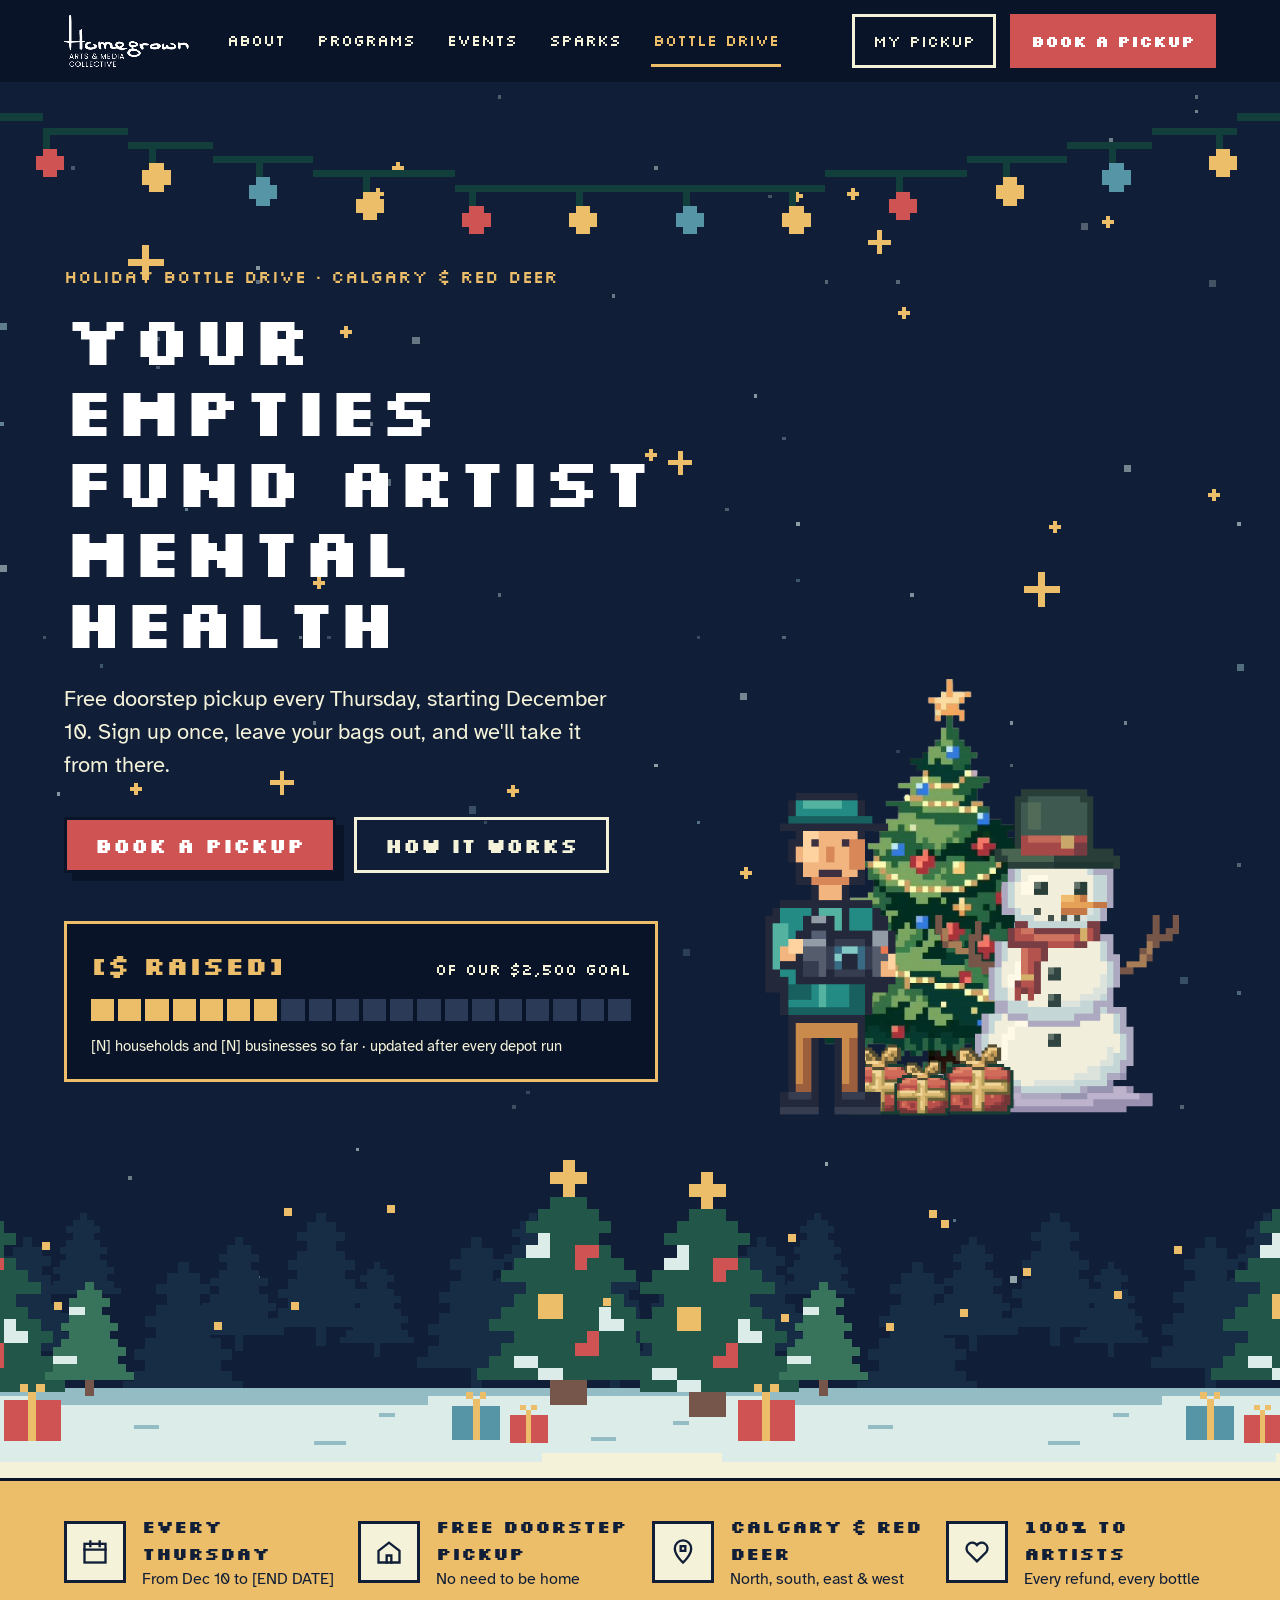
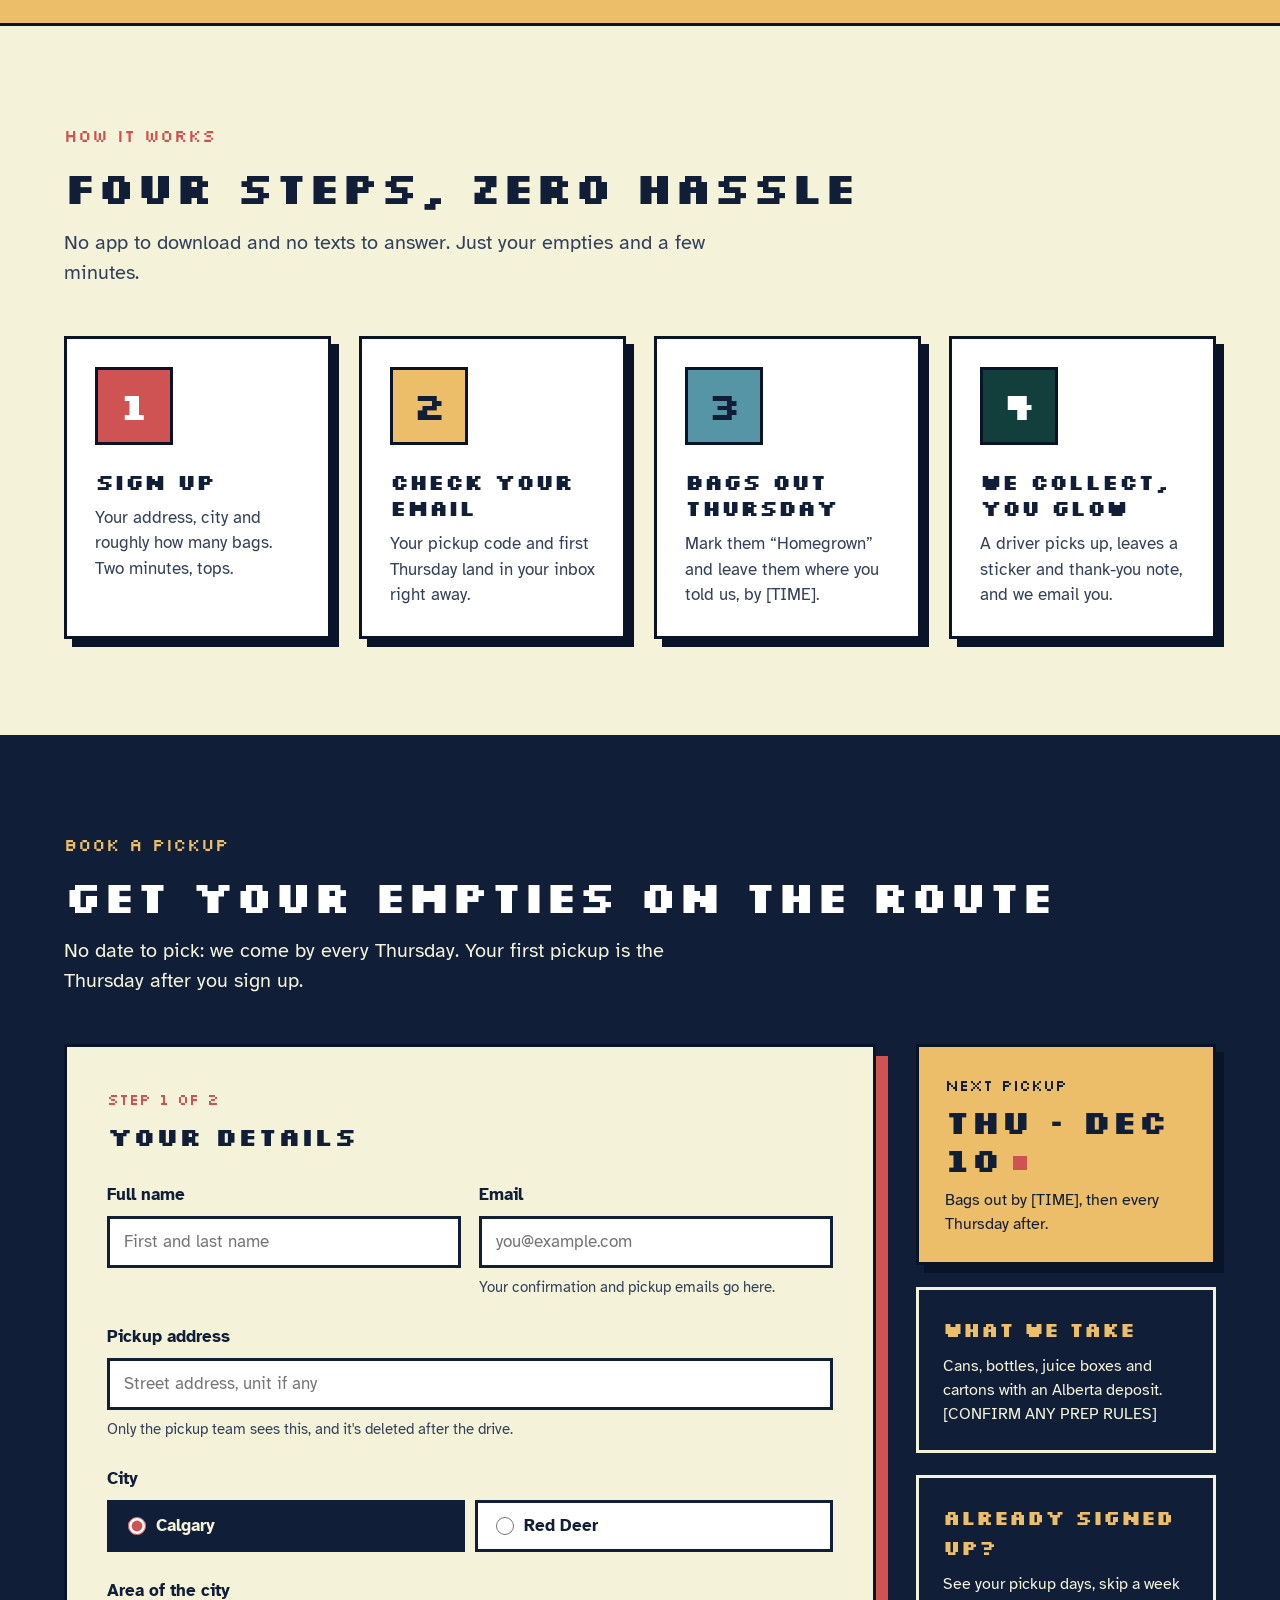
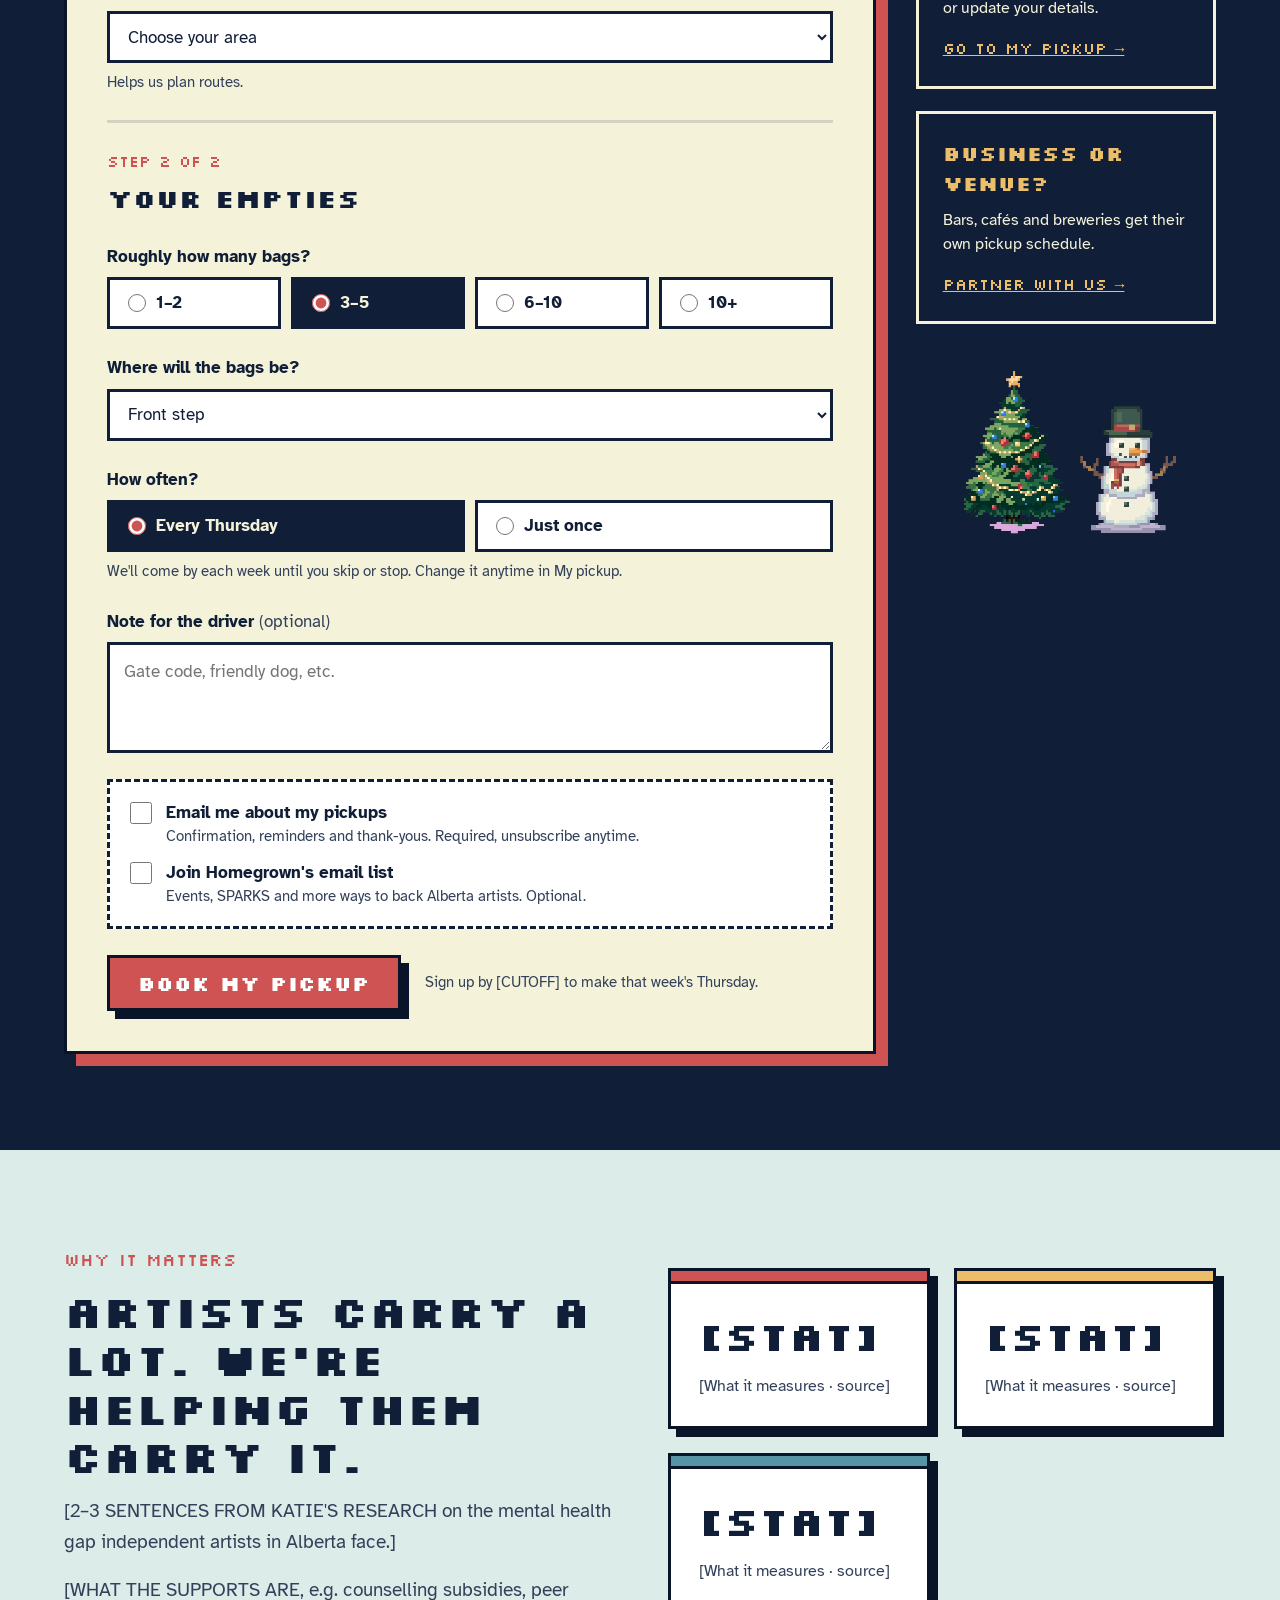
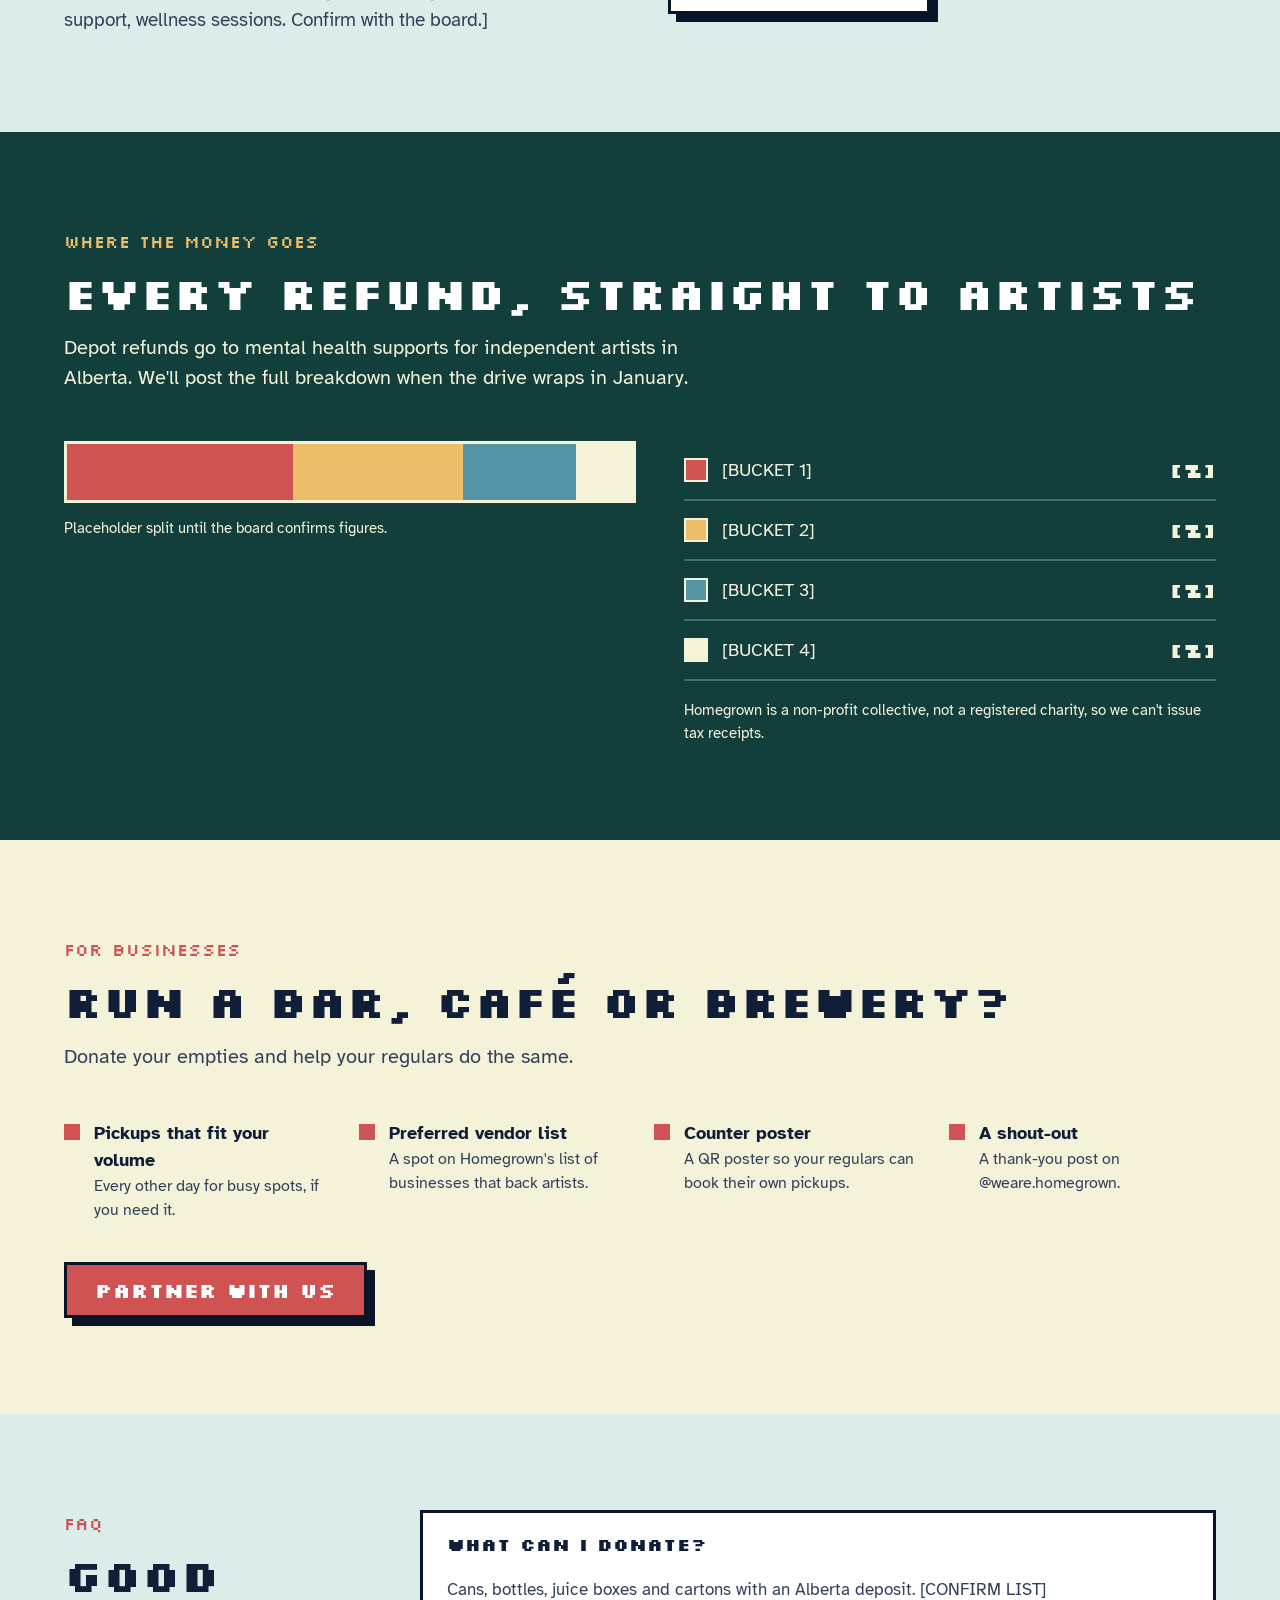
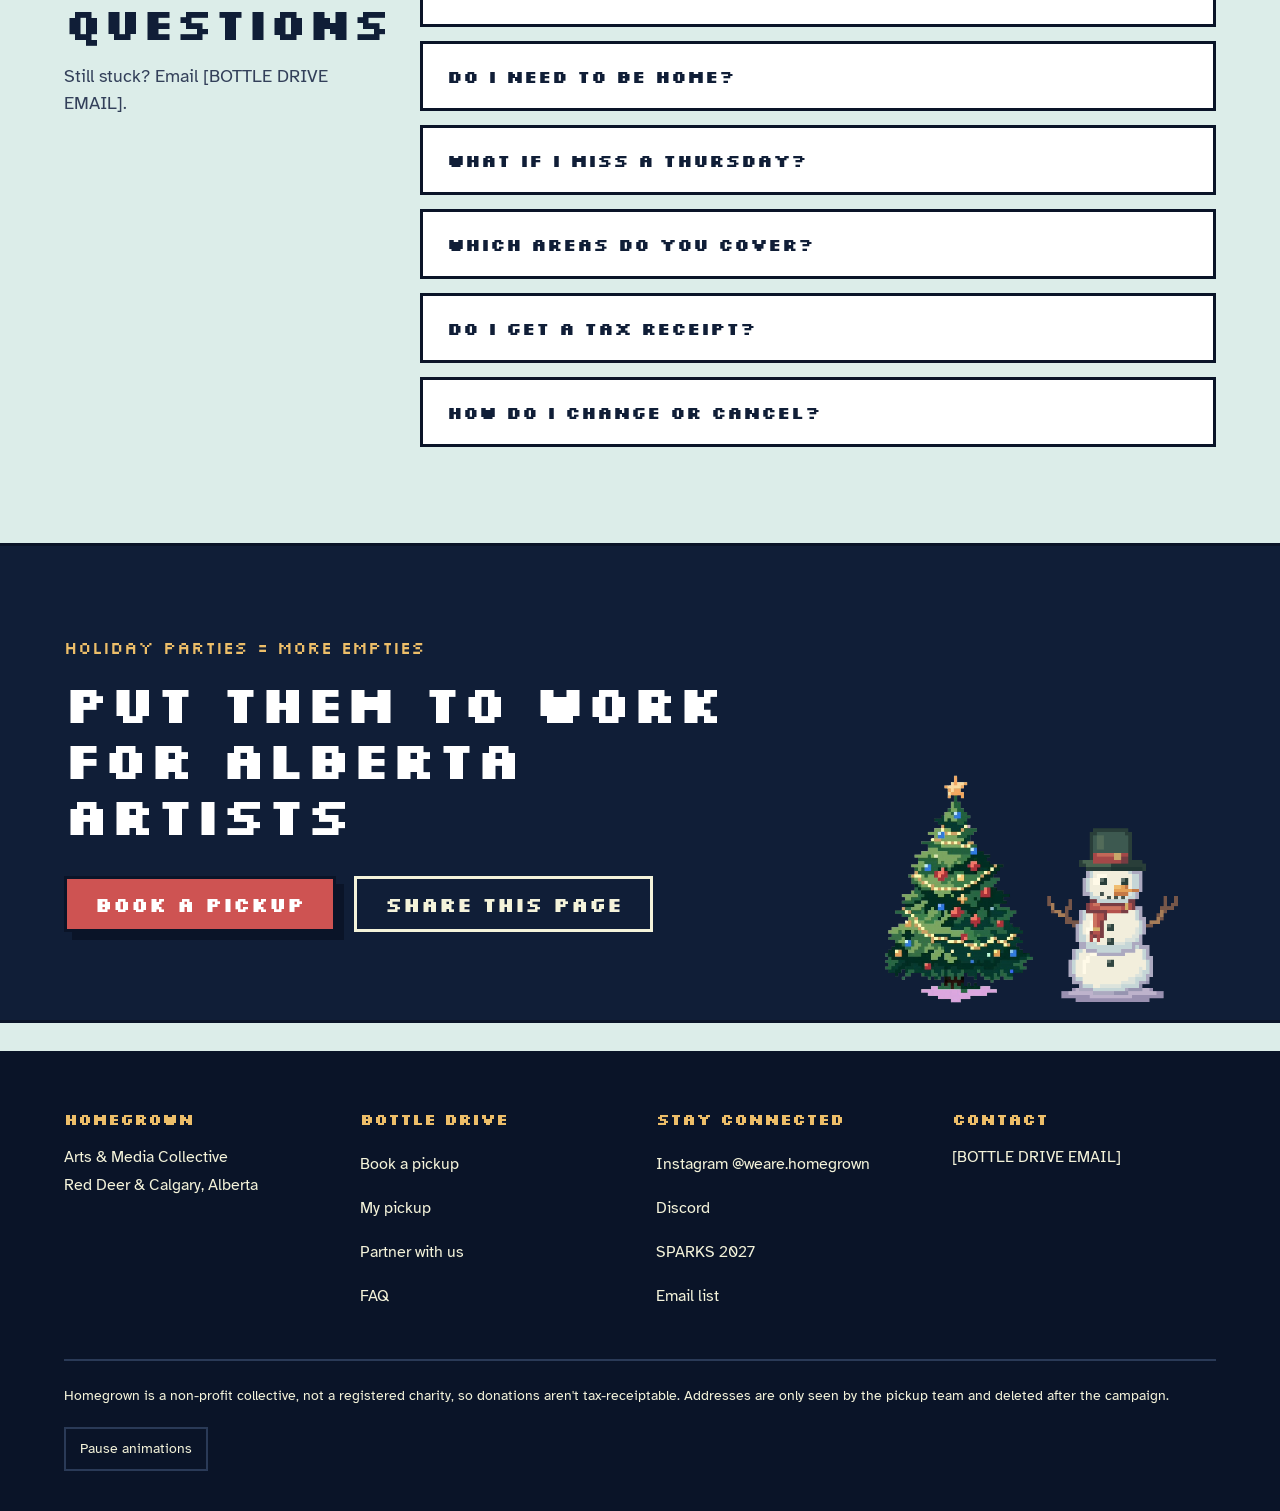
<file: index.html>
<!doctype html>
<html lang="en">
<head>
<meta charset="utf-8">
<meta name="viewport" content="width=device-width, initial-scale=1">
<title>Holiday Bottle Drive · Homegrown Arts &amp; Media Collective</title>
<meta name="description" content="Free doorstep bottle pickup every Thursday in Calgary and Red Deer. Every refund funds mental health supports for independent Alberta artists.">
<link rel="preconnect" href="https://fonts.googleapis.com">
<link href="https://fonts.googleapis.com/css2?family=Silkscreen:wght@400;700&amp;family=Atkinson+Hyperlegible:wght@400;700&amp;display=swap" rel="stylesheet">
<meta name="theme-color" content="#0a1428">
<meta property="og:title" content="Holiday Bottle Drive · Homegrown Arts &amp; Media Collective">
<meta property="og:description" content="Free doorstep bottle pickup every Thursday in Calgary and Red Deer. Every refund funds mental health supports for independent Alberta artists.">
<meta property="og:image" content="assets/tree.png">
<link rel="stylesheet" href="css/hg.css">
</head>
<body>
<!-- Built from the approved design-canvas mockup. Motion: the root div gets "hg-still" from the footer's Pause animations button (js/site.js) or you can set it here by hand. Placeholders: [data-cfg] slots are filled from the Sheet's Settings tab. -->
<a class="hg-skip" href="#main">Skip to content</a>
<div class="hg-root hg-moving" style="width: 100%; background: #f4f3da; color: #101e37; font-family: 'Atkinson Hyperlegible', system-ui, sans-serif; font-size: 17px; line-height: 1.5">
<header style="background: #0a1428; border-bottom: 3px solid #101e37">
<div style="max-width: 1200px; margin: 0 auto; padding: 14px 24px; box-sizing: border-box; display: flex; flex-wrap: wrap; align-items: center; gap: 16px 36px">
<a href="#" data-link="home" aria-label="Homegrown home" style="display: block; flex: none"><img src="assets/homegrown-logo.png" alt="Homegrown Arts &amp; Media Collective" style="display: block; height: 52px; width: auto"></a>
<nav aria-label="Site" style="display: flex; flex-wrap: wrap; gap: 4px 28px; flex: 1 1 380px"><a href="#" data-link="about" style="font-family: 'Silkscreen', monospace; font-size: 16px; text-decoration: none; color: #f4f3da; padding: 12px 2px; ">About</a><a href="#" data-link="programs" style="font-family: 'Silkscreen', monospace; font-size: 16px; text-decoration: none; color: #f4f3da; padding: 12px 2px; ">Programs</a><a href="#" data-link="events" style="font-family: 'Silkscreen', monospace; font-size: 16px; text-decoration: none; color: #f4f3da; padding: 12px 2px; ">Events</a><a href="#" data-link="sparks" style="font-family: 'Silkscreen', monospace; font-size: 16px; text-decoration: none; color: #f4f3da; padding: 12px 2px; ">SPARKS</a><a href="./" aria-current="page" style="font-family: 'Silkscreen', monospace; font-size: 16px; text-decoration: none; color: #edbe69; padding: 12px 2px; border-bottom: 3px solid #edbe69">Bottle Drive</a></nav>
<div style="display: flex; flex-wrap: wrap; gap: 14px"><a href="my-pickup.html" style="display: inline-flex; align-items: center; min-height: 48px; padding: 0 18px; border: 3px solid #f4f3da; color: #f4f3da; font-family: 'Silkscreen', monospace; font-size: 16px; text-decoration: none">My pickup</a><a href="#book" style="display: inline-flex; align-items: center; min-height: 48px; padding: 0 18px; background: #ce5352; color: #ffffff; border: 3px solid #ce5352; font-family: 'Silkscreen', monospace; font-weight: 700; font-size: 16px; text-decoration: none">Book a pickup</a></div>
</div>
</header><main id="main"><section style="position: relative; background: #101e37; color: #ffffff; overflow: hidden; padding-bottom: 340px">
<svg aria-hidden="true" class="hg-stars" viewBox="0 0 1080 1350" preserveAspectRatio="xMidYMid slice" shape-rendering="crispEdges" style="position: absolute; inset: 0; width: 100%; height: 100%"><rect x="0" y="288" width="6" height="6" fill="#94bcc5" opacity="0.6"></rect><rect x="840" y="60" width="3" height="3" fill="#dcede9" opacity="0.51"></rect><rect x="852" y="660" width="3" height="3" fill="#dcede9" opacity="0.32"></rect><rect x="948" y="624" width="3" height="3" fill="#dcede9" opacity="0.48"></rect><rect x="132" y="708" width="3" height="3" fill="#94bcc5" opacity="0.4"></rect><rect x="0" y="492" width="6" height="6" fill="#dcede9" opacity="0.53"></rect><rect x="552" y="156" width="3" height="3" fill="#dcede9" opacity="0.47"></rect><rect x="720" y="12" width="3" height="3" fill="#dcede9" opacity="0.2"></rect><rect x="120" y="84" width="3" height="3" fill="#dcede9" opacity="0.49"></rect><rect x="852" y="624" width="3" height="3" fill="#dcede9" opacity="0.55"></rect><rect x="804" y="1044" width="3" height="3" fill="#94bcc5" opacity="0.52"></rect><rect x="216" y="240" width="3" height="3" fill="#dcede9" opacity="0.58"></rect><rect x="300" y="984" width="3" height="3" fill="#dcede9" opacity="0.58"></rect><rect x="240" y="900" width="6" height="6" fill="#dcede9" opacity="0.38"></rect><rect x="672" y="504" width="3" height="3" fill="#94bcc5" opacity="0.35"></rect><rect x="120" y="48" width="3" height="3" fill="#dcede9" opacity="0.27"></rect><rect x="108" y="1008" width="3" height="3" fill="#dcede9" opacity="0.45"></rect><rect x="276" y="552" width="3" height="3" fill="#dcede9" opacity="0.22"></rect><rect x="396" y="696" width="6" height="6" fill="#94bcc5" opacity="0.31"></rect><rect x="444" y="936" width="3" height="3" fill="#dcede9" opacity="0.21"></rect><rect x="552" y="660" width="3" height="3" fill="#dcede9" opacity="0.62"></rect><rect x="264" y="624" width="3" height="3" fill="#dcede9" opacity="0.39"></rect><rect x="756" y="648" width="3" height="3" fill="#94bcc5" opacity="0.24"></rect><rect x="1008" y="108" width="3" height="3" fill="#dcede9" opacity="0.49"></rect><rect x="132" y="324" width="3" height="3" fill="#dcede9" opacity="0.28"></rect><rect x="804" y="852" width="3" height="3" fill="#94bcc5" opacity="0.27"></rect><rect x="1020" y="252" width="6" height="6" fill="#dcede9" opacity="0.25"></rect><rect x="768" y="48" width="3" height="3" fill="#dcede9" opacity="0.61"></rect><rect x="0" y="372" width="3" height="3" fill="#94bcc5" opacity="0.64"></rect><rect x="60" y="156" width="3" height="3" fill="#dcede9" opacity="0.29"></rect><rect x="936" y="36" width="3" height="3" fill="#dcede9" opacity="0.28"></rect><rect x="756" y="780" width="6" height="6" fill="#dcede9" opacity="0.26"></rect><rect x="84" y="576" width="3" height="3" fill="#94bcc5" opacity="0.35"></rect><rect x="768" y="516" width="3" height="3" fill="#dcede9" opacity="0.55"></rect><rect x="660" y="384" width="3" height="3" fill="#dcede9" opacity="0.29"></rect><rect x="648" y="180" width="3" height="3" fill="#dcede9" opacity="0.26"></rect><rect x="576" y="816" width="6" height="6" fill="#94bcc5" opacity="0.21"></rect><rect x="36" y="552" width="3" height="3" fill="#dcede9" opacity="0.26"></rect><rect x="1008" y="96" width="3" height="3" fill="#dcede9" opacity="0.39"></rect><rect x="420" y="96" width="3" height="3" fill="#dcede9" opacity="0.3"></rect><rect x="588" y="708" width="3" height="3" fill="#94bcc5" opacity="0.52"></rect><rect x="624" y="600" width="6" height="6" fill="#dcede9" opacity="0.5"></rect><rect x="1044" y="456" width="3" height="3" fill="#dcede9" opacity="0.59"></rect><rect x="252" y="552" width="3" height="3" fill="#dcede9" opacity="0.41"></rect><rect x="636" y="348" width="3" height="3" fill="#dcede9" opacity="0.57"></rect><rect x="948" y="408" width="6" height="6" fill="#dcede9" opacity="0.49"></rect><rect x="420" y="516" width="3" height="3" fill="#dcede9" opacity="0.36"></rect><rect x="156" y="84" width="3" height="3" fill="#94bcc5" opacity="0.25"></rect><rect x="696" y="252" width="3" height="3" fill="#dcede9" opacity="0.34"></rect><rect x="660" y="552" width="3" height="3" fill="#dcede9" opacity="0.34"></rect><rect x="348" y="300" width="6" height="6" fill="#dcede9" opacity="0.43"></rect><rect x="48" y="684" width="3" height="3" fill="#dcede9" opacity="0.58"></rect><rect x="216" y="252" width="3" height="3" fill="#dcede9" opacity="0.39"></rect><rect x="312" y="372" width="3" height="3" fill="#dcede9" opacity="0.44"></rect><rect x="996" y="840" width="6" height="6" fill="#94bcc5" opacity="0.3"></rect><rect x="888" y="84" width="3" height="3" fill="#dcede9" opacity="0.37"></rect><rect x="588" y="552" width="3" height="3" fill="#dcede9" opacity="0.21"></rect><rect x="672" y="12" width="3" height="3" fill="#dcede9" opacity="0.41"></rect><rect x="216" y="1092" width="3" height="3" fill="#94bcc5" opacity="0.49"></rect><rect x="912" y="204" width="6" height="6" fill="#dcede9" opacity="0.32"></rect><rect x="492" y="24" width="3" height="3" fill="#dcede9" opacity="0.58"></rect><rect x="996" y="948" width="3" height="3" fill="#dcede9" opacity="0.33"></rect><rect x="492" y="1116" width="3" height="3" fill="#94bcc5" opacity="0.43"></rect><rect x="792" y="924" width="3" height="3" fill="#dcede9" opacity="0.3"></rect><rect x="852" y="1092" width="6" height="6" fill="#dcede9" opacity="0.64"></rect><rect x="432" y="948" width="3" height="3" fill="#dcede9" opacity="0.23"></rect><rect x="648" y="12" width="3" height="3" fill="#94bcc5" opacity="0.59"></rect><rect x="336" y="72" width="3" height="3" fill="#dcede9" opacity="0.35"></rect><rect x="936" y="132" width="3" height="3" fill="#dcede9" opacity="0.47"></rect><rect x="324" y="420" width="6" height="6" fill="#dcede9" opacity="0.36"></rect><rect x="408" y="708" width="3" height="3" fill="#94bcc5" opacity="0.27"></rect><rect x="132" y="300" width="3" height="3" fill="#dcede9" opacity="0.32"></rect><rect x="696" y="996" width="3" height="3" fill="#dcede9" opacity="0.64"></rect><rect x="612" y="444" width="3" height="3" fill="#dcede9" opacity="0.3"></rect><rect x="1044" y="576" width="6" height="6" fill="#94bcc5" opacity="0.5"></rect><rect x="756" y="252" width="3" height="3" fill="#dcede9" opacity="0.35"></rect><rect x="1044" y="744" width="3" height="3" fill="#dcede9" opacity="0.33"></rect><rect x="504" y="12" width="3" height="3" fill="#dcede9" opacity="0.33"></rect><rect x="156" y="444" width="3" height="3" fill="#94bcc5" opacity="0.63"></rect><rect x="108" y="732" width="6" height="6" fill="#dcede9" opacity="0.41"></rect><rect x="516" y="264" width="3" height="3" fill="#dcede9" opacity="0.44"></rect><rect x="84" y="732" width="3" height="3" fill="#dcede9" opacity="0.35"></rect><rect x="1044" y="852" width="3" height="3" fill="#94bcc5" opacity="0.47"></rect><rect x="672" y="456" width="3" height="3" fill="#dcede9" opacity="0.61"></rect><rect x="120" y="222" width="6" height="12" fill="#edbe69"></rect><rect x="108" y="234" width="30" height="6" fill="#edbe69"></rect><rect x="120" y="240" width="6" height="12" fill="#edbe69"></rect><rect x="876" y="498" width="6" height="12" fill="#edbe69"></rect><rect x="864" y="510" width="30" height="6" fill="#edbe69"></rect><rect x="876" y="516" width="6" height="12" fill="#edbe69"></rect><rect x="236" y="666" width="4" height="8" fill="#edbe69"></rect><rect x="228" y="674" width="20" height="4" fill="#edbe69"></rect><rect x="236" y="678" width="4" height="8" fill="#edbe69"></rect><rect x="740" y="210" width="4" height="8" fill="#edbe69"></rect><rect x="732" y="218" width="20" height="4" fill="#edbe69"></rect><rect x="740" y="222" width="4" height="8" fill="#edbe69"></rect><rect x="572" y="396" width="4" height="8" fill="#edbe69"></rect><rect x="564" y="404" width="20" height="4" fill="#edbe69"></rect><rect x="572" y="408" width="4" height="8" fill="#edbe69"></rect></svg><div aria-hidden="true" class="hg-sparks"><span class="hg-spark" style="left: 24.8%; top: 35.6%; animation-duration: 2.7s; animation-delay: -2.4s"></span><span class="hg-spark" style="left: 62.1%; top: 7.8%; animation-duration: 1.8s; animation-delay: -3.3s"></span><span class="hg-spark" style="left: 26.9%; top: 17.6%; animation-duration: 4.2s; animation-delay: -1.9s"></span><span class="hg-spark" style="left: 82.3%; top: 31.6%; animation-duration: 3.3s; animation-delay: -0.6s"></span><span class="hg-spark" style="left: 62.9%; top: 54.3%; animation-duration: 3.1s; animation-delay: -3.0s"></span><span class="hg-spark" style="left: 66.5%; top: 7.7%; animation-duration: 3.6s; animation-delay: -2.4s"></span><span class="hg-spark" style="left: 30.9%; top: 5.8%; animation-duration: 3.9s; animation-delay: -1.9s"></span><span class="hg-spark" style="left: 71.0%; top: 55.0%; animation-duration: 3.5s; animation-delay: -3.7s"></span><span class="hg-spark" style="left: 39.9%; top: 50.5%; animation-duration: 2.9s; animation-delay: -3.7s"></span><span class="hg-spark" style="left: 86.4%; top: 9.7%; animation-duration: 2.1s; animation-delay: -0.9s"></span><span class="hg-spark" style="left: 94.7%; top: 29.3%; animation-duration: 3.3s; animation-delay: -1.2s"></span><span class="hg-spark" style="left: 50.7%; top: 26.4%; animation-duration: 2.6s; animation-delay: -2.3s"></span><span class="hg-spark" style="left: 58.1%; top: 56.4%; animation-duration: 3.4s; animation-delay: -3.7s"></span><span class="hg-spark" style="left: 84.2%; top: 61.5%; animation-duration: 3.4s; animation-delay: -0.7s"></span><span class="hg-spark" style="left: 84.6%; top: 59.9%; animation-duration: 4.0s; animation-delay: -2.3s"></span><span class="hg-spark" style="left: 70.5%; top: 16.2%; animation-duration: 3.8s; animation-delay: -2.3s"></span><span class="hg-spark" style="left: 29.4%; top: 7.7%; animation-duration: 3.8s; animation-delay: -4.0s"></span><span class="hg-spark" style="left: 10.5%; top: 50.4%; animation-duration: 2.8s; animation-delay: -0.6s"></span></div><div aria-hidden="true" class="hg-snow"><span class="hg-flake" style="left: 85.7%; width: 8px; height: 8px; opacity: 0.90; animation-duration: 16.8s, 3.6s; animation-delay: -14.4s, -0.8s"></span><span class="hg-flake" style="left: 79.3%; width: 8px; height: 8px; opacity: 0.59; animation-duration: 14.7s, 3.3s; animation-delay: -1.3s, -3.2s"></span><span class="hg-flake" style="left: 39.6%; width: 4px; height: 4px; opacity: 0.75; animation-duration: 14.4s, 4.3s; animation-delay: -9.3s, -2.5s"></span><span class="hg-flake" style="left: 19.0%; width: 4px; height: 4px; opacity: 0.66; animation-duration: 9.5s, 2.6s; animation-delay: -4.4s, -1.8s"></span><span class="hg-flake" style="left: 64.0%; width: 6px; height: 6px; opacity: 0.77; animation-duration: 13.7s, 4.2s; animation-delay: -6.3s, -1.1s"></span><span class="hg-flake" style="left: 31.5%; width: 4px; height: 4px; opacity: 0.65; animation-duration: 15.4s, 3.2s; animation-delay: -1.1s, -3.1s"></span><span class="hg-flake" style="left: 29.1%; width: 8px; height: 8px; opacity: 0.58; animation-duration: 10.0s, 2.5s; animation-delay: -6.8s, -0.9s"></span><span class="hg-flake" style="left: 98.0%; width: 4px; height: 4px; opacity: 0.73; animation-duration: 13.2s, 2.7s; animation-delay: -8.3s, -3.1s"></span><span class="hg-flake" style="left: 31.1%; width: 6px; height: 6px; opacity: 0.56; animation-duration: 12.0s, 3.5s; animation-delay: -11.1s, -0.5s"></span><span class="hg-flake" style="left: 46.5%; width: 4px; height: 4px; opacity: 0.77; animation-duration: 9.1s, 4.2s; animation-delay: -1.7s, -2.0s"></span><span class="hg-flake" style="left: 38.4%; width: 6px; height: 6px; opacity: 0.73; animation-duration: 12.8s, 5.0s; animation-delay: -0.0s, -3.5s"></span><span class="hg-flake" style="left: 2.0%; width: 6px; height: 6px; opacity: 0.63; animation-duration: 18.0s, 5.0s; animation-delay: -10.8s, -2.3s"></span><span class="hg-flake" style="left: 21.3%; width: 4px; height: 4px; opacity: 0.67; animation-duration: 17.9s, 4.4s; animation-delay: -5.9s, -1.2s"></span><span class="hg-flake" style="left: 20.9%; width: 4px; height: 4px; opacity: 0.84; animation-duration: 9.7s, 2.5s; animation-delay: -3.6s, -2.5s"></span><span class="hg-flake" style="left: 48.4%; width: 6px; height: 6px; opacity: 0.81; animation-duration: 17.6s, 4.7s; animation-delay: -3.2s, -0.6s"></span><span class="hg-flake" style="left: 24.9%; width: 6px; height: 6px; opacity: 0.64; animation-duration: 16.4s, 4.3s; animation-delay: -15.4s, -0.8s"></span><span class="hg-flake" style="left: 60.4%; width: 8px; height: 8px; opacity: 0.74; animation-duration: 16.9s, 2.8s; animation-delay: -0.7s, -3.9s"></span><span class="hg-flake" style="left: 39.2%; width: 6px; height: 6px; opacity: 0.74; animation-duration: 15.7s, 4.8s; animation-delay: -7.7s, -2.1s"></span><span class="hg-flake" style="left: 47.9%; width: 4px; height: 4px; opacity: 0.84; animation-duration: 10.1s, 4.0s; animation-delay: -0.8s, -0.8s"></span><span class="hg-flake" style="left: 6.9%; width: 6px; height: 6px; opacity: 0.74; animation-duration: 15.7s, 3.1s; animation-delay: -0.7s, -1.1s"></span><span class="hg-flake" style="left: 13.8%; width: 6px; height: 6px; opacity: 0.75; animation-duration: 9.8s, 3.3s; animation-delay: -7.2s, -2.1s"></span><span class="hg-flake" style="left: 92.4%; width: 6px; height: 6px; opacity: 0.76; animation-duration: 14.3s, 3.4s; animation-delay: -4.5s, -0.1s"></span><span class="hg-flake" style="left: 73.0%; width: 4px; height: 4px; opacity: 0.69; animation-duration: 13.3s, 5.0s; animation-delay: -1.0s, -2.2s"></span><span class="hg-flake" style="left: 73.7%; width: 4px; height: 4px; opacity: 0.87; animation-duration: 17.1s, 4.5s; animation-delay: -15.6s, -1.4s"></span><span class="hg-flake" style="left: 87.1%; width: 8px; height: 8px; opacity: 0.74; animation-duration: 17.1s, 4.5s; animation-delay: -14.8s, -2.3s"></span><span class="hg-flake" style="left: 1.2%; width: 8px; height: 8px; opacity: 0.58; animation-duration: 12.4s, 2.7s; animation-delay: -1.4s, -1.0s"></span><span class="hg-flake" style="left: 38.8%; width: 8px; height: 8px; opacity: 0.88; animation-duration: 15.6s, 4.0s; animation-delay: -6.9s, -3.4s"></span><span class="hg-flake" style="left: 51.5%; width: 4px; height: 4px; opacity: 0.69; animation-duration: 13.7s, 2.7s; animation-delay: -0.3s, -3.8s"></span><span class="hg-flake" style="left: 61.5%; width: 4px; height: 4px; opacity: 0.96; animation-duration: 13.5s, 3.1s; animation-delay: -0.2s, -1.2s"></span><span class="hg-flake" style="left: 75.4%; width: 6px; height: 6px; opacity: 0.70; animation-duration: 13.7s, 4.8s; animation-delay: -6.8s, -1.0s"></span><span class="hg-flake" style="left: 19.9%; width: 8px; height: 8px; opacity: 0.74; animation-duration: 15.0s, 4.5s; animation-delay: -13.7s, -3.5s"></span><span class="hg-flake" style="left: 92.1%; width: 8px; height: 8px; opacity: 0.64; animation-duration: 11.0s, 2.8s; animation-delay: -3.8s, -3.6s"></span><span class="hg-flake" style="left: 95.0%; width: 4px; height: 4px; opacity: 0.67; animation-duration: 15.4s, 2.9s; animation-delay: -6.9s, -1.1s"></span><span class="hg-flake" style="left: 38.3%; width: 6px; height: 6px; opacity: 0.78; animation-duration: 16.5s, 4.2s; animation-delay: -11.8s, -3.4s"></span><span class="hg-flake" style="left: 82.9%; width: 8px; height: 8px; opacity: 0.68; animation-duration: 11.9s, 4.0s; animation-delay: -8.1s, -1.1s"></span><span class="hg-flake" style="left: 79.2%; width: 6px; height: 6px; opacity: 0.56; animation-duration: 11.8s, 2.8s; animation-delay: -5.4s, -0.1s"></span><span class="hg-flake" style="left: 14.1%; width: 6px; height: 6px; opacity: 0.57; animation-duration: 11.1s, 4.1s; animation-delay: -5.0s, -2.5s"></span><span class="hg-flake" style="left: 68.4%; width: 6px; height: 6px; opacity: 0.64; animation-duration: 17.6s, 3.7s; animation-delay: -3.1s, -0.0s"></span><span class="hg-flake" style="left: 3.6%; width: 8px; height: 8px; opacity: 0.65; animation-duration: 13.8s, 4.4s; animation-delay: -7.5s, -3.8s"></span><span class="hg-flake" style="left: 79.2%; width: 6px; height: 6px; opacity: 0.96; animation-duration: 12.5s, 2.7s; animation-delay: -11.7s, -2.9s"></span><span class="hg-flake" style="left: 19.7%; width: 6px; height: 6px; opacity: 0.95; animation-duration: 13.1s, 2.5s; animation-delay: -7.2s, -2.6s"></span><span class="hg-flake" style="left: 65.1%; width: 6px; height: 6px; opacity: 0.64; animation-duration: 13.2s, 4.3s; animation-delay: -10.8s, -2.6s"></span><span class="hg-flake" style="left: 90.0%; width: 4px; height: 4px; opacity: 0.99; animation-duration: 10.9s, 4.9s; animation-delay: -5.9s, -3.2s"></span><span class="hg-flake" style="left: 71.8%; width: 6px; height: 6px; opacity: 0.56; animation-duration: 11.4s, 3.8s; animation-delay: -0.4s, -1.4s"></span><span class="hg-flake" style="left: 48.7%; width: 8px; height: 8px; opacity: 0.56; animation-duration: 15.9s, 4.5s; animation-delay: -1.0s, -3.2s"></span><span class="hg-flake" style="left: 68.7%; width: 6px; height: 6px; opacity: 0.96; animation-duration: 13.8s, 3.7s; animation-delay: -13.8s, -3.6s"></span></div>
<div class="hg-sway" style="position: relative"><svg aria-hidden="true" viewBox="0 0 1080 130" shape-rendering="crispEdges" preserveAspectRatio="xMidYMin meet" style="display:block;width:100%;max-width:1440px;height:auto;margin:0 auto"><rect x="0" y="24" width="36" height="6" fill="#123f3c"></rect><rect x="36" y="36" width="72" height="6" fill="#123f3c"></rect><rect x="108" y="48" width="72" height="6" fill="#123f3c"></rect><rect x="180" y="60" width="84" height="6" fill="#123f3c"></rect><rect x="264" y="72" width="120" height="6" fill="#123f3c"></rect><rect x="384" y="84" width="312" height="6" fill="#123f3c"></rect><rect x="696" y="72" width="120" height="6" fill="#123f3c"></rect><rect x="816" y="60" width="84" height="6" fill="#123f3c"></rect><rect x="900" y="48" width="72" height="6" fill="#123f3c"></rect><rect x="972" y="36" width="72" height="6" fill="#123f3c"></rect><rect x="1044" y="24" width="36" height="6" fill="#123f3c"></rect><rect x="36" y="36" width="6" height="24" fill="#123f3c"></rect><rect x="36" y="54" width="12" height="6" fill="#ce5352"></rect><rect x="30" y="60" width="24" height="12" fill="#ce5352"></rect><rect x="36" y="72" width="12" height="6" fill="#ce5352"></rect><rect x="126" y="48" width="6" height="24" fill="#123f3c"></rect><rect x="126" y="66" width="12" height="6" fill="#edbe69"></rect><rect x="120" y="72" width="24" height="12" fill="#edbe69"></rect><rect x="126" y="84" width="12" height="6" fill="#edbe69"></rect><rect x="216" y="60" width="6" height="24" fill="#123f3c"></rect><rect x="216" y="78" width="12" height="6" fill="#5595a6"></rect><rect x="210" y="84" width="24" height="12" fill="#5595a6"></rect><rect x="216" y="96" width="12" height="6" fill="#5595a6"></rect><rect x="306" y="72" width="6" height="24" fill="#123f3c"></rect><rect x="306" y="90" width="12" height="6" fill="#edbe69"></rect><rect x="300" y="96" width="24" height="12" fill="#edbe69"></rect><rect x="306" y="108" width="12" height="6" fill="#edbe69"></rect><rect x="396" y="84" width="6" height="24" fill="#123f3c"></rect><rect x="396" y="102" width="12" height="6" fill="#ce5352"></rect><rect x="390" y="108" width="24" height="12" fill="#ce5352"></rect><rect x="396" y="120" width="12" height="6" fill="#ce5352"></rect><rect x="486" y="84" width="6" height="24" fill="#123f3c"></rect><rect x="486" y="102" width="12" height="6" fill="#edbe69"></rect><rect x="480" y="108" width="24" height="12" fill="#edbe69"></rect><rect x="486" y="120" width="12" height="6" fill="#edbe69"></rect><rect x="576" y="84" width="6" height="24" fill="#123f3c"></rect><rect x="576" y="102" width="12" height="6" fill="#5595a6"></rect><rect x="570" y="108" width="24" height="12" fill="#5595a6"></rect><rect x="576" y="120" width="12" height="6" fill="#5595a6"></rect><rect x="666" y="84" width="6" height="24" fill="#123f3c"></rect><rect x="666" y="102" width="12" height="6" fill="#edbe69"></rect><rect x="660" y="108" width="24" height="12" fill="#edbe69"></rect><rect x="666" y="120" width="12" height="6" fill="#edbe69"></rect><rect x="756" y="72" width="6" height="24" fill="#123f3c"></rect><rect x="756" y="90" width="12" height="6" fill="#ce5352"></rect><rect x="750" y="96" width="24" height="12" fill="#ce5352"></rect><rect x="756" y="108" width="12" height="6" fill="#ce5352"></rect><rect x="846" y="60" width="6" height="24" fill="#123f3c"></rect><rect x="846" y="78" width="12" height="6" fill="#edbe69"></rect><rect x="840" y="84" width="24" height="12" fill="#edbe69"></rect><rect x="846" y="96" width="12" height="6" fill="#edbe69"></rect><rect x="936" y="48" width="6" height="24" fill="#123f3c"></rect><rect x="936" y="66" width="12" height="6" fill="#5595a6"></rect><rect x="930" y="72" width="24" height="12" fill="#5595a6"></rect><rect x="936" y="84" width="12" height="6" fill="#5595a6"></rect><rect x="1026" y="36" width="6" height="24" fill="#123f3c"></rect><rect x="1026" y="54" width="12" height="6" fill="#edbe69"></rect><rect x="1020" y="60" width="24" height="12" fill="#edbe69"></rect><rect x="1026" y="72" width="12" height="6" fill="#edbe69"></rect></svg></div>
<div style="position: relative; max-width: 1200px; margin: 0 auto; padding: 24px 24px 0; box-sizing: border-box; display: flex; flex-wrap: wrap; gap: 40px; align-items: flex-end">
<div style="flex: 1 1 520px; min-width: 0; padding-bottom: 56px">
<p class="hg-rise" style="animation-delay: 0.1s; margin: 0 0 14px; font-family: 'Silkscreen', monospace; font-size: 18px; color: #edbe69">Holiday Bottle Drive · Calgary &amp; Red Deer</p>
<h1 class="hg-rise" style="animation-delay: 0.25s; margin: 0 0 24px; font-family: 'Silkscreen', monospace; font-weight: 700; font-size: clamp(40px, 5.4vw, 68px); line-height: 1.04; color: #ffffff">Your empties fund artist mental health</h1>
<p class="hg-rise" style="animation-delay: 0.4s; margin: 0 0 36px; max-width: 560px; font-size: 22px; line-height: 1.5; color: #f4f3da">Free doorstep pickup every Thursday, starting December 10. Sign up once, leave your bags out, and we'll take it from there.</p>
<div class="hg-rise" style="animation-delay: 0.55s; display: flex; flex-wrap: wrap; gap: 18px; margin-bottom: 48px"><a class="hg-btn" href="#book" style="display: inline-flex; align-items: center; justify-content: center; min-height: 56px; padding: 0 28px; box-sizing: border-box; font-family: 'Silkscreen', monospace; font-weight: 700; font-size: 20px; text-decoration: none; background: #ce5352; color: #ffffff; border: 3px solid #0a1428; box-shadow: 8px 8px 0 #0a1428">Book a pickup</a><a class="hg-btn" href="#how" style="display: inline-flex; align-items: center; justify-content: center; min-height: 56px; padding: 0 28px; box-sizing: border-box; font-family: 'Silkscreen', monospace; font-weight: 700; font-size: 20px; text-decoration: none; background: transparent; color: #f4f3da; border: 3px solid #f4f3da">How it works</a></div>
<div class="hg-rise" style="animation-delay: 0.7s; max-width: 540px; background: #0a1428; border: 3px solid #edbe69; padding: 22px 24px">
<div style="display: flex; flex-wrap: wrap; justify-content: space-between; align-items: baseline; gap: 8px 16px; margin-bottom: 14px"><span class="hg-glow" data-cfg="raised" data-fmt="money" style="font-family: 'Silkscreen', monospace; font-weight: 700; font-size: 26px; color: #edbe69">[$ RAISED]</span><span style="font-family: 'Silkscreen', monospace; font-size: 16px; color: #f4f3da">of our <span data-cfg="goal" data-fmt="money">$2,500</span> goal</span></div>
<div id="hg-progress" aria-hidden="true" style="display: flex; gap: 4px"><span class="hg-cell" style="animation-delay: 0.99s; flex: 1 1 0; height: 22px; background: #edbe69"></span><span class="hg-cell" style="animation-delay: 1.08s; flex: 1 1 0; height: 22px; background: #edbe69"></span><span class="hg-cell" style="animation-delay: 1.17s; flex: 1 1 0; height: 22px; background: #edbe69"></span><span class="hg-cell" style="animation-delay: 1.26s; flex: 1 1 0; height: 22px; background: #edbe69"></span><span class="hg-cell" style="animation-delay: 1.35s; flex: 1 1 0; height: 22px; background: #edbe69"></span><span class="hg-cell" style="animation-delay: 1.44s; flex: 1 1 0; height: 22px; background: #edbe69"></span><span class="hg-cell" style="animation-delay: 1.53s; flex: 1 1 0; height: 22px; background: #edbe69"></span><span style="flex: 1 1 0; height: 22px; background: #2a3a57"></span><span style="flex: 1 1 0; height: 22px; background: #2a3a57"></span><span style="flex: 1 1 0; height: 22px; background: #2a3a57"></span><span style="flex: 1 1 0; height: 22px; background: #2a3a57"></span><span style="flex: 1 1 0; height: 22px; background: #2a3a57"></span><span style="flex: 1 1 0; height: 22px; background: #2a3a57"></span><span style="flex: 1 1 0; height: 22px; background: #2a3a57"></span><span style="flex: 1 1 0; height: 22px; background: #2a3a57"></span><span style="flex: 1 1 0; height: 22px; background: #2a3a57"></span><span style="flex: 1 1 0; height: 22px; background: #2a3a57"></span><span style="flex: 1 1 0; height: 22px; background: #2a3a57"></span><span style="flex: 1 1 0; height: 22px; background: #2a3a57"></span><span style="flex: 1 1 0; height: 22px; background: #2a3a57"></span></div>
<p style="margin: 14px 0 0; font-size: 15px; color: #f4f3da"><span data-cfg="households">[N]</span> households and <span data-cfg="businesses">[N]</span> businesses so far · updated after every depot run</p>
</div>
</div>
<div style="flex: 1 1 420px; min-width: 0; display: flex; justify-content: center">
<div style="position: relative; width: 100%; max-width: 500px; aspect-ratio: 609 / 611; margin-bottom: -8px"><img class="hg-tree" src="assets/tree.png" alt="Pixel Christmas tree" style="animation-delay: 0s; position: absolute; left: 10.43%; top: 0.00%; width: 77.80%; height: auto"><img class="hg-hop" src="assets/gift.png" alt="" style="animation-delay: 0s; position: absolute; left: 24.96%; top: 78.71%; width: 16.37%; height: auto"><img class="hg-bob" src="assets/snowman.png" alt="Pixel snowman" style="animation-delay: -0.4s; position: absolute; left: 36.58%; top: 21.06%; width: 63.38%; height: auto"><img class="hg-hop" src="assets/gift.png" alt="" style="animation-delay: 0.35s; position: absolute; left: 45.03%; top: 78.71%; width: 16.37%; height: auto"><img class="hg-hop" src="assets/gift-small.png" alt="" style="animation-delay: 0.7s; position: absolute; left: 35.47%; top: 82.00%; width: 13.07%; height: auto"><span aria-hidden="true" class="hg-flash" style="left: 22%; top: 30%"></span><img class="hg-bob" src="assets/photographer.png" alt="Pixel photographer" style="animation-delay: -1.1s; position: absolute; left: 0.00%; top: 20.53%; width: 41.33%; height: auto"></div>
</div>
</div>
<div aria-hidden="true" class="hg-winlayer"><span class="hg-win" style="left: 61.6%; bottom: 236px; animation-duration: 6.2s; animation-delay: -5.7s"></span><span class="hg-win" style="left: 72.6%; bottom: 260px; animation-duration: 3.1s; animation-delay: -2.8s"></span><span class="hg-win" style="left: 91.7%; bottom: 224px; animation-duration: 6.6s; animation-delay: -0.7s"></span><span class="hg-win" style="left: 47.1%; bottom: 172px; animation-duration: 5.2s; animation-delay: -3.4s"></span><span class="hg-win" style="left: 4.2%; bottom: 168px; animation-duration: 4.1s; animation-delay: -5.5s"></span><span class="hg-win" style="left: 75.0%; bottom: 161px; animation-duration: 6.2s; animation-delay: -0.8s"></span><span class="hg-win" style="left: 61.0%; bottom: 156px; animation-duration: 3.0s; animation-delay: -5.2s"></span><span class="hg-win" style="left: 22.7%; bottom: 168px; animation-duration: 6.9s; animation-delay: -5.2s"></span><span class="hg-win" style="left: 30.2%; bottom: 265px; animation-duration: 5.2s; animation-delay: -4.1s"></span><span class="hg-win" style="left: 22.2%; bottom: 262px; animation-duration: 5.8s; animation-delay: -5.8s"></span><span class="hg-win" style="left: 87.0%; bottom: 179px; animation-duration: 4.4s; animation-delay: -1.0s"></span><span class="hg-win" style="left: 16.7%; bottom: 148px; animation-duration: 4.2s; animation-delay: -3.6s"></span><span class="hg-win" style="left: 3.3%; bottom: 228px; animation-duration: 4.4s; animation-delay: -1.9s"></span><span class="hg-win" style="left: 79.9%; bottom: 202px; animation-duration: 4.3s; animation-delay: -2.9s"></span><span class="hg-win" style="left: 69.2%; bottom: 147px; animation-duration: 6.9s; animation-delay: -0.1s"></span><span class="hg-win" style="left: 73.5%; bottom: 250px; animation-duration: 3.1s; animation-delay: -4.7s"></span></div><div aria-hidden="true" style="position: absolute; left: 0; right: 0; bottom: 0; height: 340px; overflow: hidden; display: flex; justify-content: center"><svg viewBox="0 850 1080 500" shape-rendering="crispEdges" style="display: block; flex: none; width: 734px; height: 340px"><rect x="52" y="1032" width="12" height="12" fill="#172d46"></rect><rect x="40" y="1044" width="36" height="12" fill="#172d46"></rect><rect x="28" y="1056" width="60" height="12" fill="#172d46"></rect><rect x="40" y="1068" width="36" height="12" fill="#172d46"></rect><rect x="28" y="1080" width="60" height="12" fill="#172d46"></rect><rect x="16" y="1092" width="84" height="12" fill="#172d46"></rect><rect x="28" y="1104" width="60" height="12" fill="#172d46"></rect><rect x="16" y="1116" width="84" height="12" fill="#172d46"></rect><rect x="4" y="1128" width="108" height="12" fill="#172d46"></rect><rect x="16" y="1140" width="84" height="12" fill="#172d46"></rect><rect x="4" y="1152" width="108" height="12" fill="#172d46"></rect><rect x="-8" y="1164" width="132" height="12" fill="#172d46"></rect><rect x="52" y="1176" width="12" height="12" fill="#172d46"></rect><rect x="52" y="1188" width="12" height="12" fill="#172d46"></rect><rect x="172" y="996" width="14" height="14" fill="#172d46"></rect><rect x="158" y="1010" width="42" height="14" fill="#172d46"></rect><rect x="144" y="1024" width="70" height="14" fill="#172d46"></rect><rect x="158" y="1038" width="42" height="14" fill="#172d46"></rect><rect x="144" y="1052" width="70" height="14" fill="#172d46"></rect><rect x="130" y="1066" width="98" height="14" fill="#172d46"></rect><rect x="144" y="1080" width="70" height="14" fill="#172d46"></rect><rect x="130" y="1094" width="98" height="14" fill="#172d46"></rect><rect x="116" y="1108" width="126" height="14" fill="#172d46"></rect><rect x="130" y="1122" width="98" height="14" fill="#172d46"></rect><rect x="116" y="1136" width="126" height="14" fill="#172d46"></rect><rect x="102" y="1150" width="154" height="14" fill="#172d46"></rect><rect x="172" y="1164" width="14" height="14" fill="#172d46"></rect><rect x="172" y="1178" width="14" height="14" fill="#172d46"></rect><rect x="256" y="960" width="10" height="10" fill="#172d46"></rect><rect x="246" y="970" width="30" height="10" fill="#172d46"></rect><rect x="236" y="980" width="50" height="10" fill="#172d46"></rect><rect x="246" y="990" width="30" height="10" fill="#172d46"></rect><rect x="236" y="1000" width="50" height="10" fill="#172d46"></rect><rect x="226" y="1010" width="70" height="10" fill="#172d46"></rect><rect x="236" y="1020" width="50" height="10" fill="#172d46"></rect><rect x="226" y="1030" width="70" height="10" fill="#172d46"></rect><rect x="216" y="1040" width="90" height="10" fill="#172d46"></rect><rect x="226" y="1050" width="70" height="10" fill="#172d46"></rect><rect x="216" y="1060" width="90" height="10" fill="#172d46"></rect><rect x="206" y="1070" width="110" height="10" fill="#172d46"></rect><rect x="256" y="1080" width="10" height="10" fill="#172d46"></rect><rect x="256" y="1090" width="10" height="10" fill="#172d46"></rect><rect x="400" y="1032" width="16" height="16" fill="#172d46"></rect><rect x="384" y="1048" width="48" height="16" fill="#172d46"></rect><rect x="368" y="1064" width="80" height="16" fill="#172d46"></rect><rect x="384" y="1080" width="48" height="16" fill="#172d46"></rect><rect x="368" y="1096" width="80" height="16" fill="#172d46"></rect><rect x="352" y="1112" width="112" height="16" fill="#172d46"></rect><rect x="368" y="1128" width="80" height="16" fill="#172d46"></rect><rect x="352" y="1144" width="112" height="16" fill="#172d46"></rect><rect x="336" y="1160" width="144" height="16" fill="#172d46"></rect><rect x="352" y="1176" width="112" height="16" fill="#172d46"></rect><rect x="336" y="1192" width="144" height="16" fill="#172d46"></rect><rect x="320" y="1208" width="176" height="16" fill="#172d46"></rect><rect x="400" y="1224" width="16" height="16" fill="#172d46"></rect><rect x="400" y="1240" width="16" height="16" fill="#172d46"></rect><rect x="484" y="996" width="12" height="12" fill="#172d46"></rect><rect x="472" y="1008" width="36" height="12" fill="#172d46"></rect><rect x="460" y="1020" width="60" height="12" fill="#172d46"></rect><rect x="472" y="1032" width="36" height="12" fill="#172d46"></rect><rect x="460" y="1044" width="60" height="12" fill="#172d46"></rect><rect x="448" y="1056" width="84" height="12" fill="#172d46"></rect><rect x="460" y="1068" width="60" height="12" fill="#172d46"></rect><rect x="448" y="1080" width="84" height="12" fill="#172d46"></rect><rect x="436" y="1092" width="108" height="12" fill="#172d46"></rect><rect x="448" y="1104" width="84" height="12" fill="#172d46"></rect><rect x="436" y="1116" width="108" height="12" fill="#172d46"></rect><rect x="424" y="1128" width="132" height="12" fill="#172d46"></rect><rect x="484" y="1140" width="12" height="12" fill="#172d46"></rect><rect x="484" y="1152" width="12" height="12" fill="#172d46"></rect><rect x="604" y="960" width="14" height="14" fill="#172d46"></rect><rect x="590" y="974" width="42" height="14" fill="#172d46"></rect><rect x="576" y="988" width="70" height="14" fill="#172d46"></rect><rect x="590" y="1002" width="42" height="14" fill="#172d46"></rect><rect x="576" y="1016" width="70" height="14" fill="#172d46"></rect><rect x="562" y="1030" width="98" height="14" fill="#172d46"></rect><rect x="576" y="1044" width="70" height="14" fill="#172d46"></rect><rect x="562" y="1058" width="98" height="14" fill="#172d46"></rect><rect x="548" y="1072" width="126" height="14" fill="#172d46"></rect><rect x="562" y="1086" width="98" height="14" fill="#172d46"></rect><rect x="548" y="1100" width="126" height="14" fill="#172d46"></rect><rect x="534" y="1114" width="154" height="14" fill="#172d46"></rect><rect x="604" y="1128" width="14" height="14" fill="#172d46"></rect><rect x="604" y="1142" width="14" height="14" fill="#172d46"></rect><rect x="688" y="1032" width="10" height="10" fill="#172d46"></rect><rect x="678" y="1042" width="30" height="10" fill="#172d46"></rect><rect x="668" y="1052" width="50" height="10" fill="#172d46"></rect><rect x="678" y="1062" width="30" height="10" fill="#172d46"></rect><rect x="668" y="1072" width="50" height="10" fill="#172d46"></rect><rect x="658" y="1082" width="70" height="10" fill="#172d46"></rect><rect x="668" y="1092" width="50" height="10" fill="#172d46"></rect><rect x="658" y="1102" width="70" height="10" fill="#172d46"></rect><rect x="648" y="1112" width="90" height="10" fill="#172d46"></rect><rect x="658" y="1122" width="70" height="10" fill="#172d46"></rect><rect x="648" y="1132" width="90" height="10" fill="#172d46"></rect><rect x="638" y="1142" width="110" height="10" fill="#172d46"></rect><rect x="688" y="1152" width="10" height="10" fill="#172d46"></rect><rect x="688" y="1162" width="10" height="10" fill="#172d46"></rect><rect x="832" y="996" width="16" height="16" fill="#172d46"></rect><rect x="816" y="1012" width="48" height="16" fill="#172d46"></rect><rect x="800" y="1028" width="80" height="16" fill="#172d46"></rect><rect x="816" y="1044" width="48" height="16" fill="#172d46"></rect><rect x="800" y="1060" width="80" height="16" fill="#172d46"></rect><rect x="784" y="1076" width="112" height="16" fill="#172d46"></rect><rect x="800" y="1092" width="80" height="16" fill="#172d46"></rect><rect x="784" y="1108" width="112" height="16" fill="#172d46"></rect><rect x="768" y="1124" width="144" height="16" fill="#172d46"></rect><rect x="784" y="1140" width="112" height="16" fill="#172d46"></rect><rect x="768" y="1156" width="144" height="16" fill="#172d46"></rect><rect x="752" y="1172" width="176" height="16" fill="#172d46"></rect><rect x="832" y="1188" width="16" height="16" fill="#172d46"></rect><rect x="832" y="1204" width="16" height="16" fill="#172d46"></rect><rect x="916" y="960" width="12" height="12" fill="#172d46"></rect><rect x="904" y="972" width="36" height="12" fill="#172d46"></rect><rect x="892" y="984" width="60" height="12" fill="#172d46"></rect><rect x="904" y="996" width="36" height="12" fill="#172d46"></rect><rect x="892" y="1008" width="60" height="12" fill="#172d46"></rect><rect x="880" y="1020" width="84" height="12" fill="#172d46"></rect><rect x="892" y="1032" width="60" height="12" fill="#172d46"></rect><rect x="880" y="1044" width="84" height="12" fill="#172d46"></rect><rect x="868" y="1056" width="108" height="12" fill="#172d46"></rect><rect x="880" y="1068" width="84" height="12" fill="#172d46"></rect><rect x="868" y="1080" width="108" height="12" fill="#172d46"></rect><rect x="856" y="1092" width="132" height="12" fill="#172d46"></rect><rect x="916" y="1104" width="12" height="12" fill="#172d46"></rect><rect x="916" y="1116" width="12" height="12" fill="#172d46"></rect><rect x="1036" y="1032" width="14" height="14" fill="#172d46"></rect><rect x="1022" y="1046" width="42" height="14" fill="#172d46"></rect><rect x="1008" y="1060" width="70" height="14" fill="#172d46"></rect><rect x="1022" y="1074" width="42" height="14" fill="#172d46"></rect><rect x="1008" y="1088" width="70" height="14" fill="#172d46"></rect><rect x="994" y="1102" width="98" height="14" fill="#172d46"></rect><rect x="1008" y="1116" width="70" height="14" fill="#172d46"></rect><rect x="994" y="1130" width="98" height="14" fill="#172d46"></rect><rect x="980" y="1144" width="126" height="14" fill="#172d46"></rect><rect x="994" y="1158" width="98" height="14" fill="#172d46"></rect><rect x="980" y="1172" width="126" height="14" fill="#172d46"></rect><rect x="966" y="1186" width="154" height="14" fill="#172d46"></rect><rect x="1036" y="1200" width="14" height="14" fill="#172d46"></rect><rect x="1036" y="1214" width="14" height="14" fill="#172d46"></rect><rect x="1120" y="996" width="10" height="10" fill="#172d46"></rect><rect x="1110" y="1006" width="30" height="10" fill="#172d46"></rect><rect x="1100" y="1016" width="50" height="10" fill="#172d46"></rect><rect x="1110" y="1026" width="30" height="10" fill="#172d46"></rect><rect x="1100" y="1036" width="50" height="10" fill="#172d46"></rect><rect x="1090" y="1046" width="70" height="10" fill="#172d46"></rect><rect x="1100" y="1056" width="50" height="10" fill="#172d46"></rect><rect x="1090" y="1066" width="70" height="10" fill="#172d46"></rect><rect x="1080" y="1076" width="90" height="10" fill="#172d46"></rect><rect x="1090" y="1086" width="70" height="10" fill="#172d46"></rect><rect x="1080" y="1096" width="90" height="10" fill="#172d46"></rect><rect x="1070" y="1106" width="110" height="10" fill="#172d46"></rect><rect x="1120" y="1116" width="10" height="10" fill="#172d46"></rect><rect x="1120" y="1126" width="10" height="10" fill="#172d46"></rect><rect x="0" y="1218" width="1080" height="132" fill="#94bcc5"></rect><rect x="0" y="1242" width="1080" height="108" fill="#dcede9"></rect><rect x="0" y="1230" width="192" height="12" fill="#dcede9"></rect><rect x="192" y="1242" width="180" height="12" fill="#dcede9"></rect><rect x="768" y="1230" width="312" height="12" fill="#dcede9"></rect><rect x="90" y="900" width="18" height="18" fill="#edbe69"></rect><rect x="72" y="918" width="54" height="18" fill="#edbe69"></rect><rect x="90" y="936" width="18" height="18" fill="#edbe69"></rect><rect x="72" y="954" width="54" height="18" fill="#215648"></rect><rect x="54" y="972" width="90" height="18" fill="#215648"></rect><rect x="36" y="990" width="126" height="18" fill="#215648"></rect><rect x="54" y="1008" width="18" height="18" fill="#dcede9"></rect><rect x="72" y="1008" width="72" height="18" fill="#215648"></rect><rect x="36" y="1026" width="36" height="18" fill="#dcede9"></rect><rect x="72" y="1026" width="36" height="18" fill="#215648"></rect><rect x="108" y="1026" width="36" height="18" fill="#ce5352"></rect><rect x="144" y="1026" width="18" height="18" fill="#215648"></rect><rect x="18" y="1044" width="90" height="18" fill="#215648"></rect><rect x="108" y="1044" width="18" height="18" fill="#ce5352"></rect><rect x="126" y="1044" width="54" height="18" fill="#215648"></rect><rect x="0" y="1062" width="198" height="18" fill="#215648"></rect><rect x="36" y="1080" width="126" height="18" fill="#215648"></rect><rect x="18" y="1098" width="36" height="18" fill="#215648"></rect><rect x="54" y="1098" width="36" height="18" fill="#edbe69"></rect><rect x="90" y="1098" width="90" height="18" fill="#215648"></rect><rect x="0" y="1116" width="54" height="18" fill="#215648"></rect><rect x="54" y="1116" width="36" height="18" fill="#edbe69"></rect><rect x="90" y="1116" width="54" height="18" fill="#215648"></rect><rect x="144" y="1116" width="18" height="18" fill="#dcede9"></rect><rect x="162" y="1116" width="36" height="18" fill="#215648"></rect><rect x="-18" y="1134" width="162" height="18" fill="#215648"></rect><rect x="144" y="1134" width="36" height="18" fill="#dcede9"></rect><rect x="180" y="1134" width="36" height="18" fill="#215648"></rect><rect x="18" y="1152" width="108" height="18" fill="#215648"></rect><rect x="126" y="1152" width="18" height="18" fill="#ce5352"></rect><rect x="144" y="1152" width="54" height="18" fill="#215648"></rect><rect x="0" y="1170" width="108" height="18" fill="#215648"></rect><rect x="108" y="1170" width="36" height="18" fill="#ce5352"></rect><rect x="144" y="1170" width="72" height="18" fill="#215648"></rect><rect x="-18" y="1188" width="36" height="18" fill="#215648"></rect><rect x="18" y="1188" width="36" height="18" fill="#dcede9"></rect><rect x="54" y="1188" width="180" height="18" fill="#215648"></rect><rect x="-36" y="1206" width="90" height="18" fill="#215648"></rect><rect x="54" y="1206" width="36" height="18" fill="#dcede9"></rect><rect x="90" y="1206" width="144" height="18" fill="#215648"></rect><rect x="72" y="1224" width="54" height="18" fill="#76564b"></rect><rect x="72" y="1242" width="54" height="18" fill="#76564b"></rect><rect x="966" y="882" width="18" height="18" fill="#edbe69"></rect><rect x="948" y="900" width="54" height="18" fill="#edbe69"></rect><rect x="966" y="918" width="18" height="18" fill="#edbe69"></rect><rect x="948" y="936" width="54" height="18" fill="#215648"></rect><rect x="930" y="954" width="90" height="18" fill="#215648"></rect><rect x="912" y="972" width="126" height="18" fill="#215648"></rect><rect x="930" y="990" width="18" height="18" fill="#dcede9"></rect><rect x="948" y="990" width="72" height="18" fill="#215648"></rect><rect x="912" y="1008" width="36" height="18" fill="#dcede9"></rect><rect x="948" y="1008" width="36" height="18" fill="#215648"></rect><rect x="984" y="1008" width="36" height="18" fill="#ce5352"></rect><rect x="1020" y="1008" width="18" height="18" fill="#215648"></rect><rect x="894" y="1026" width="90" height="18" fill="#215648"></rect><rect x="984" y="1026" width="18" height="18" fill="#ce5352"></rect><rect x="1002" y="1026" width="54" height="18" fill="#215648"></rect><rect x="876" y="1044" width="198" height="18" fill="#215648"></rect><rect x="912" y="1062" width="126" height="18" fill="#215648"></rect><rect x="894" y="1080" width="36" height="18" fill="#215648"></rect><rect x="930" y="1080" width="36" height="18" fill="#edbe69"></rect><rect x="966" y="1080" width="90" height="18" fill="#215648"></rect><rect x="876" y="1098" width="54" height="18" fill="#215648"></rect><rect x="930" y="1098" width="36" height="18" fill="#edbe69"></rect><rect x="966" y="1098" width="54" height="18" fill="#215648"></rect><rect x="1020" y="1098" width="18" height="18" fill="#dcede9"></rect><rect x="1038" y="1098" width="36" height="18" fill="#215648"></rect><rect x="858" y="1116" width="162" height="18" fill="#215648"></rect><rect x="1020" y="1116" width="36" height="18" fill="#dcede9"></rect><rect x="1056" y="1116" width="36" height="18" fill="#215648"></rect><rect x="894" y="1134" width="108" height="18" fill="#215648"></rect><rect x="1002" y="1134" width="18" height="18" fill="#ce5352"></rect><rect x="1020" y="1134" width="54" height="18" fill="#215648"></rect><rect x="876" y="1152" width="108" height="18" fill="#215648"></rect><rect x="984" y="1152" width="36" height="18" fill="#ce5352"></rect><rect x="1020" y="1152" width="72" height="18" fill="#215648"></rect><rect x="858" y="1170" width="36" height="18" fill="#215648"></rect><rect x="894" y="1170" width="36" height="18" fill="#dcede9"></rect><rect x="930" y="1170" width="180" height="18" fill="#215648"></rect><rect x="840" y="1188" width="90" height="18" fill="#215648"></rect><rect x="930" y="1188" width="36" height="18" fill="#dcede9"></rect><rect x="966" y="1188" width="144" height="18" fill="#215648"></rect><rect x="948" y="1206" width="54" height="18" fill="#76564b"></rect><rect x="948" y="1224" width="54" height="18" fill="#76564b"></rect><rect x="264" y="1062" width="12" height="12" fill="#38745b"></rect><rect x="252" y="1074" width="36" height="12" fill="#38745b"></rect><rect x="240" y="1086" width="60" height="12" fill="#38745b"></rect><rect x="252" y="1098" width="36" height="12" fill="#38745b"></rect><rect x="240" y="1110" width="60" height="12" fill="#38745b"></rect><rect x="228" y="1122" width="84" height="12" fill="#38745b"></rect><rect x="240" y="1134" width="60" height="12" fill="#38745b"></rect><rect x="228" y="1146" width="84" height="12" fill="#38745b"></rect><rect x="216" y="1158" width="108" height="12" fill="#38745b"></rect><rect x="228" y="1170" width="84" height="12" fill="#38745b"></rect><rect x="216" y="1182" width="108" height="12" fill="#38745b"></rect><rect x="204" y="1194" width="132" height="12" fill="#38745b"></rect><rect x="264" y="1206" width="12" height="12" fill="#76564b"></rect><rect x="264" y="1218" width="12" height="12" fill="#76564b"></rect><rect x="240" y="1098" width="24" height="12" fill="#dcede9"></rect><rect x="216" y="1170" width="36" height="12" fill="#dcede9"></rect><rect x="168" y="1212" width="12" height="12" fill="#edbe69"></rect><rect x="192" y="1212" width="12" height="12" fill="#edbe69"></rect><rect x="180" y="1224" width="12" height="12" fill="#edbe69"></rect><rect x="144" y="1236" width="84" height="12" fill="#ce5352"></rect><rect x="144" y="1248" width="36" height="12" fill="#ce5352"></rect><rect x="180" y="1248" width="12" height="12" fill="#edbe69"></rect><rect x="192" y="1248" width="36" height="12" fill="#ce5352"></rect><rect x="144" y="1260" width="36" height="12" fill="#ce5352"></rect><rect x="180" y="1260" width="12" height="12" fill="#edbe69"></rect><rect x="192" y="1260" width="36" height="12" fill="#ce5352"></rect><rect x="144" y="1272" width="36" height="12" fill="#ce5352"></rect><rect x="180" y="1272" width="12" height="12" fill="#edbe69"></rect><rect x="192" y="1272" width="36" height="12" fill="#ce5352"></rect><rect x="144" y="1284" width="36" height="12" fill="#ce5352"></rect><rect x="180" y="1284" width="12" height="12" fill="#edbe69"></rect><rect x="192" y="1284" width="36" height="12" fill="#ce5352"></rect><rect x="180" y="1236" width="12" height="60" fill="#edbe69"></rect><rect x="824" y="1224" width="10" height="10" fill="#edbe69"></rect><rect x="844" y="1224" width="10" height="10" fill="#edbe69"></rect><rect x="834" y="1234" width="10" height="10" fill="#edbe69"></rect><rect x="804" y="1244" width="70" height="10" fill="#5595a6"></rect><rect x="804" y="1254" width="30" height="10" fill="#5595a6"></rect><rect x="834" y="1254" width="10" height="10" fill="#edbe69"></rect><rect x="844" y="1254" width="30" height="10" fill="#5595a6"></rect><rect x="804" y="1264" width="30" height="10" fill="#5595a6"></rect><rect x="834" y="1264" width="10" height="10" fill="#edbe69"></rect><rect x="844" y="1264" width="30" height="10" fill="#5595a6"></rect><rect x="804" y="1274" width="30" height="10" fill="#5595a6"></rect><rect x="834" y="1274" width="10" height="10" fill="#edbe69"></rect><rect x="844" y="1274" width="30" height="10" fill="#5595a6"></rect><rect x="804" y="1284" width="30" height="10" fill="#5595a6"></rect><rect x="834" y="1284" width="10" height="10" fill="#edbe69"></rect><rect x="844" y="1284" width="30" height="10" fill="#5595a6"></rect><rect x="834" y="1244" width="10" height="50" fill="#edbe69"></rect><rect x="904" y="1242" width="8" height="8" fill="#edbe69"></rect><rect x="920" y="1242" width="8" height="8" fill="#edbe69"></rect><rect x="912" y="1250" width="8" height="8" fill="#edbe69"></rect><rect x="888" y="1258" width="56" height="8" fill="#ce5352"></rect><rect x="888" y="1266" width="24" height="8" fill="#ce5352"></rect><rect x="912" y="1266" width="8" height="8" fill="#edbe69"></rect><rect x="920" y="1266" width="24" height="8" fill="#ce5352"></rect><rect x="888" y="1274" width="24" height="8" fill="#ce5352"></rect><rect x="912" y="1274" width="8" height="8" fill="#edbe69"></rect><rect x="920" y="1274" width="24" height="8" fill="#ce5352"></rect><rect x="888" y="1282" width="24" height="8" fill="#ce5352"></rect><rect x="912" y="1282" width="8" height="8" fill="#edbe69"></rect><rect x="920" y="1282" width="24" height="8" fill="#ce5352"></rect><rect x="888" y="1290" width="24" height="8" fill="#ce5352"></rect><rect x="912" y="1290" width="8" height="8" fill="#edbe69"></rect><rect x="920" y="1290" width="24" height="8" fill="#ce5352"></rect><rect x="912" y="1258" width="8" height="40" fill="#edbe69"></rect><rect x="0" y="1326" width="1080" height="24" fill="#f4f3da"></rect><rect x="0" y="1314" width="120" height="12" fill="#f4f3da"></rect><rect x="120" y="1326" width="168" height="12" fill="#f4f3da"></rect><rect x="936" y="1314" width="144" height="12" fill="#f4f3da"></rect><rect x="336" y="1272" width="36" height="6" fill="#94bcc5"></rect><rect x="600" y="1296" width="48" height="6" fill="#94bcc5"></rect><rect x="696" y="1254" width="24" height="6" fill="#94bcc5"></rect><rect x="48" y="1266" width="24" height="6" fill="#94bcc5"></rect><rect x="1008" y="1290" width="36" height="6" fill="#94bcc5"></rect></svg><svg viewBox="0 850 1080 500" shape-rendering="crispEdges" style="display: block; flex: none; width: 734px; height: 340px"><rect x="52" y="1032" width="12" height="12" fill="#172d46"></rect><rect x="40" y="1044" width="36" height="12" fill="#172d46"></rect><rect x="28" y="1056" width="60" height="12" fill="#172d46"></rect><rect x="40" y="1068" width="36" height="12" fill="#172d46"></rect><rect x="28" y="1080" width="60" height="12" fill="#172d46"></rect><rect x="16" y="1092" width="84" height="12" fill="#172d46"></rect><rect x="28" y="1104" width="60" height="12" fill="#172d46"></rect><rect x="16" y="1116" width="84" height="12" fill="#172d46"></rect><rect x="4" y="1128" width="108" height="12" fill="#172d46"></rect><rect x="16" y="1140" width="84" height="12" fill="#172d46"></rect><rect x="4" y="1152" width="108" height="12" fill="#172d46"></rect><rect x="-8" y="1164" width="132" height="12" fill="#172d46"></rect><rect x="52" y="1176" width="12" height="12" fill="#172d46"></rect><rect x="52" y="1188" width="12" height="12" fill="#172d46"></rect><rect x="172" y="996" width="14" height="14" fill="#172d46"></rect><rect x="158" y="1010" width="42" height="14" fill="#172d46"></rect><rect x="144" y="1024" width="70" height="14" fill="#172d46"></rect><rect x="158" y="1038" width="42" height="14" fill="#172d46"></rect><rect x="144" y="1052" width="70" height="14" fill="#172d46"></rect><rect x="130" y="1066" width="98" height="14" fill="#172d46"></rect><rect x="144" y="1080" width="70" height="14" fill="#172d46"></rect><rect x="130" y="1094" width="98" height="14" fill="#172d46"></rect><rect x="116" y="1108" width="126" height="14" fill="#172d46"></rect><rect x="130" y="1122" width="98" height="14" fill="#172d46"></rect><rect x="116" y="1136" width="126" height="14" fill="#172d46"></rect><rect x="102" y="1150" width="154" height="14" fill="#172d46"></rect><rect x="172" y="1164" width="14" height="14" fill="#172d46"></rect><rect x="172" y="1178" width="14" height="14" fill="#172d46"></rect><rect x="256" y="960" width="10" height="10" fill="#172d46"></rect><rect x="246" y="970" width="30" height="10" fill="#172d46"></rect><rect x="236" y="980" width="50" height="10" fill="#172d46"></rect><rect x="246" y="990" width="30" height="10" fill="#172d46"></rect><rect x="236" y="1000" width="50" height="10" fill="#172d46"></rect><rect x="226" y="1010" width="70" height="10" fill="#172d46"></rect><rect x="236" y="1020" width="50" height="10" fill="#172d46"></rect><rect x="226" y="1030" width="70" height="10" fill="#172d46"></rect><rect x="216" y="1040" width="90" height="10" fill="#172d46"></rect><rect x="226" y="1050" width="70" height="10" fill="#172d46"></rect><rect x="216" y="1060" width="90" height="10" fill="#172d46"></rect><rect x="206" y="1070" width="110" height="10" fill="#172d46"></rect><rect x="256" y="1080" width="10" height="10" fill="#172d46"></rect><rect x="256" y="1090" width="10" height="10" fill="#172d46"></rect><rect x="400" y="1032" width="16" height="16" fill="#172d46"></rect><rect x="384" y="1048" width="48" height="16" fill="#172d46"></rect><rect x="368" y="1064" width="80" height="16" fill="#172d46"></rect><rect x="384" y="1080" width="48" height="16" fill="#172d46"></rect><rect x="368" y="1096" width="80" height="16" fill="#172d46"></rect><rect x="352" y="1112" width="112" height="16" fill="#172d46"></rect><rect x="368" y="1128" width="80" height="16" fill="#172d46"></rect><rect x="352" y="1144" width="112" height="16" fill="#172d46"></rect><rect x="336" y="1160" width="144" height="16" fill="#172d46"></rect><rect x="352" y="1176" width="112" height="16" fill="#172d46"></rect><rect x="336" y="1192" width="144" height="16" fill="#172d46"></rect><rect x="320" y="1208" width="176" height="16" fill="#172d46"></rect><rect x="400" y="1224" width="16" height="16" fill="#172d46"></rect><rect x="400" y="1240" width="16" height="16" fill="#172d46"></rect><rect x="484" y="996" width="12" height="12" fill="#172d46"></rect><rect x="472" y="1008" width="36" height="12" fill="#172d46"></rect><rect x="460" y="1020" width="60" height="12" fill="#172d46"></rect><rect x="472" y="1032" width="36" height="12" fill="#172d46"></rect><rect x="460" y="1044" width="60" height="12" fill="#172d46"></rect><rect x="448" y="1056" width="84" height="12" fill="#172d46"></rect><rect x="460" y="1068" width="60" height="12" fill="#172d46"></rect><rect x="448" y="1080" width="84" height="12" fill="#172d46"></rect><rect x="436" y="1092" width="108" height="12" fill="#172d46"></rect><rect x="448" y="1104" width="84" height="12" fill="#172d46"></rect><rect x="436" y="1116" width="108" height="12" fill="#172d46"></rect><rect x="424" y="1128" width="132" height="12" fill="#172d46"></rect><rect x="484" y="1140" width="12" height="12" fill="#172d46"></rect><rect x="484" y="1152" width="12" height="12" fill="#172d46"></rect><rect x="604" y="960" width="14" height="14" fill="#172d46"></rect><rect x="590" y="974" width="42" height="14" fill="#172d46"></rect><rect x="576" y="988" width="70" height="14" fill="#172d46"></rect><rect x="590" y="1002" width="42" height="14" fill="#172d46"></rect><rect x="576" y="1016" width="70" height="14" fill="#172d46"></rect><rect x="562" y="1030" width="98" height="14" fill="#172d46"></rect><rect x="576" y="1044" width="70" height="14" fill="#172d46"></rect><rect x="562" y="1058" width="98" height="14" fill="#172d46"></rect><rect x="548" y="1072" width="126" height="14" fill="#172d46"></rect><rect x="562" y="1086" width="98" height="14" fill="#172d46"></rect><rect x="548" y="1100" width="126" height="14" fill="#172d46"></rect><rect x="534" y="1114" width="154" height="14" fill="#172d46"></rect><rect x="604" y="1128" width="14" height="14" fill="#172d46"></rect><rect x="604" y="1142" width="14" height="14" fill="#172d46"></rect><rect x="688" y="1032" width="10" height="10" fill="#172d46"></rect><rect x="678" y="1042" width="30" height="10" fill="#172d46"></rect><rect x="668" y="1052" width="50" height="10" fill="#172d46"></rect><rect x="678" y="1062" width="30" height="10" fill="#172d46"></rect><rect x="668" y="1072" width="50" height="10" fill="#172d46"></rect><rect x="658" y="1082" width="70" height="10" fill="#172d46"></rect><rect x="668" y="1092" width="50" height="10" fill="#172d46"></rect><rect x="658" y="1102" width="70" height="10" fill="#172d46"></rect><rect x="648" y="1112" width="90" height="10" fill="#172d46"></rect><rect x="658" y="1122" width="70" height="10" fill="#172d46"></rect><rect x="648" y="1132" width="90" height="10" fill="#172d46"></rect><rect x="638" y="1142" width="110" height="10" fill="#172d46"></rect><rect x="688" y="1152" width="10" height="10" fill="#172d46"></rect><rect x="688" y="1162" width="10" height="10" fill="#172d46"></rect><rect x="832" y="996" width="16" height="16" fill="#172d46"></rect><rect x="816" y="1012" width="48" height="16" fill="#172d46"></rect><rect x="800" y="1028" width="80" height="16" fill="#172d46"></rect><rect x="816" y="1044" width="48" height="16" fill="#172d46"></rect><rect x="800" y="1060" width="80" height="16" fill="#172d46"></rect><rect x="784" y="1076" width="112" height="16" fill="#172d46"></rect><rect x="800" y="1092" width="80" height="16" fill="#172d46"></rect><rect x="784" y="1108" width="112" height="16" fill="#172d46"></rect><rect x="768" y="1124" width="144" height="16" fill="#172d46"></rect><rect x="784" y="1140" width="112" height="16" fill="#172d46"></rect><rect x="768" y="1156" width="144" height="16" fill="#172d46"></rect><rect x="752" y="1172" width="176" height="16" fill="#172d46"></rect><rect x="832" y="1188" width="16" height="16" fill="#172d46"></rect><rect x="832" y="1204" width="16" height="16" fill="#172d46"></rect><rect x="916" y="960" width="12" height="12" fill="#172d46"></rect><rect x="904" y="972" width="36" height="12" fill="#172d46"></rect><rect x="892" y="984" width="60" height="12" fill="#172d46"></rect><rect x="904" y="996" width="36" height="12" fill="#172d46"></rect><rect x="892" y="1008" width="60" height="12" fill="#172d46"></rect><rect x="880" y="1020" width="84" height="12" fill="#172d46"></rect><rect x="892" y="1032" width="60" height="12" fill="#172d46"></rect><rect x="880" y="1044" width="84" height="12" fill="#172d46"></rect><rect x="868" y="1056" width="108" height="12" fill="#172d46"></rect><rect x="880" y="1068" width="84" height="12" fill="#172d46"></rect><rect x="868" y="1080" width="108" height="12" fill="#172d46"></rect><rect x="856" y="1092" width="132" height="12" fill="#172d46"></rect><rect x="916" y="1104" width="12" height="12" fill="#172d46"></rect><rect x="916" y="1116" width="12" height="12" fill="#172d46"></rect><rect x="1036" y="1032" width="14" height="14" fill="#172d46"></rect><rect x="1022" y="1046" width="42" height="14" fill="#172d46"></rect><rect x="1008" y="1060" width="70" height="14" fill="#172d46"></rect><rect x="1022" y="1074" width="42" height="14" fill="#172d46"></rect><rect x="1008" y="1088" width="70" height="14" fill="#172d46"></rect><rect x="994" y="1102" width="98" height="14" fill="#172d46"></rect><rect x="1008" y="1116" width="70" height="14" fill="#172d46"></rect><rect x="994" y="1130" width="98" height="14" fill="#172d46"></rect><rect x="980" y="1144" width="126" height="14" fill="#172d46"></rect><rect x="994" y="1158" width="98" height="14" fill="#172d46"></rect><rect x="980" y="1172" width="126" height="14" fill="#172d46"></rect><rect x="966" y="1186" width="154" height="14" fill="#172d46"></rect><rect x="1036" y="1200" width="14" height="14" fill="#172d46"></rect><rect x="1036" y="1214" width="14" height="14" fill="#172d46"></rect><rect x="1120" y="996" width="10" height="10" fill="#172d46"></rect><rect x="1110" y="1006" width="30" height="10" fill="#172d46"></rect><rect x="1100" y="1016" width="50" height="10" fill="#172d46"></rect><rect x="1110" y="1026" width="30" height="10" fill="#172d46"></rect><rect x="1100" y="1036" width="50" height="10" fill="#172d46"></rect><rect x="1090" y="1046" width="70" height="10" fill="#172d46"></rect><rect x="1100" y="1056" width="50" height="10" fill="#172d46"></rect><rect x="1090" y="1066" width="70" height="10" fill="#172d46"></rect><rect x="1080" y="1076" width="90" height="10" fill="#172d46"></rect><rect x="1090" y="1086" width="70" height="10" fill="#172d46"></rect><rect x="1080" y="1096" width="90" height="10" fill="#172d46"></rect><rect x="1070" y="1106" width="110" height="10" fill="#172d46"></rect><rect x="1120" y="1116" width="10" height="10" fill="#172d46"></rect><rect x="1120" y="1126" width="10" height="10" fill="#172d46"></rect><rect x="0" y="1218" width="1080" height="132" fill="#94bcc5"></rect><rect x="0" y="1242" width="1080" height="108" fill="#dcede9"></rect><rect x="0" y="1230" width="192" height="12" fill="#dcede9"></rect><rect x="192" y="1242" width="180" height="12" fill="#dcede9"></rect><rect x="768" y="1230" width="312" height="12" fill="#dcede9"></rect><rect x="90" y="900" width="18" height="18" fill="#edbe69"></rect><rect x="72" y="918" width="54" height="18" fill="#edbe69"></rect><rect x="90" y="936" width="18" height="18" fill="#edbe69"></rect><rect x="72" y="954" width="54" height="18" fill="#215648"></rect><rect x="54" y="972" width="90" height="18" fill="#215648"></rect><rect x="36" y="990" width="126" height="18" fill="#215648"></rect><rect x="54" y="1008" width="18" height="18" fill="#dcede9"></rect><rect x="72" y="1008" width="72" height="18" fill="#215648"></rect><rect x="36" y="1026" width="36" height="18" fill="#dcede9"></rect><rect x="72" y="1026" width="36" height="18" fill="#215648"></rect><rect x="108" y="1026" width="36" height="18" fill="#ce5352"></rect><rect x="144" y="1026" width="18" height="18" fill="#215648"></rect><rect x="18" y="1044" width="90" height="18" fill="#215648"></rect><rect x="108" y="1044" width="18" height="18" fill="#ce5352"></rect><rect x="126" y="1044" width="54" height="18" fill="#215648"></rect><rect x="0" y="1062" width="198" height="18" fill="#215648"></rect><rect x="36" y="1080" width="126" height="18" fill="#215648"></rect><rect x="18" y="1098" width="36" height="18" fill="#215648"></rect><rect x="54" y="1098" width="36" height="18" fill="#edbe69"></rect><rect x="90" y="1098" width="90" height="18" fill="#215648"></rect><rect x="0" y="1116" width="54" height="18" fill="#215648"></rect><rect x="54" y="1116" width="36" height="18" fill="#edbe69"></rect><rect x="90" y="1116" width="54" height="18" fill="#215648"></rect><rect x="144" y="1116" width="18" height="18" fill="#dcede9"></rect><rect x="162" y="1116" width="36" height="18" fill="#215648"></rect><rect x="-18" y="1134" width="162" height="18" fill="#215648"></rect><rect x="144" y="1134" width="36" height="18" fill="#dcede9"></rect><rect x="180" y="1134" width="36" height="18" fill="#215648"></rect><rect x="18" y="1152" width="108" height="18" fill="#215648"></rect><rect x="126" y="1152" width="18" height="18" fill="#ce5352"></rect><rect x="144" y="1152" width="54" height="18" fill="#215648"></rect><rect x="0" y="1170" width="108" height="18" fill="#215648"></rect><rect x="108" y="1170" width="36" height="18" fill="#ce5352"></rect><rect x="144" y="1170" width="72" height="18" fill="#215648"></rect><rect x="-18" y="1188" width="36" height="18" fill="#215648"></rect><rect x="18" y="1188" width="36" height="18" fill="#dcede9"></rect><rect x="54" y="1188" width="180" height="18" fill="#215648"></rect><rect x="-36" y="1206" width="90" height="18" fill="#215648"></rect><rect x="54" y="1206" width="36" height="18" fill="#dcede9"></rect><rect x="90" y="1206" width="144" height="18" fill="#215648"></rect><rect x="72" y="1224" width="54" height="18" fill="#76564b"></rect><rect x="72" y="1242" width="54" height="18" fill="#76564b"></rect><rect x="966" y="882" width="18" height="18" fill="#edbe69"></rect><rect x="948" y="900" width="54" height="18" fill="#edbe69"></rect><rect x="966" y="918" width="18" height="18" fill="#edbe69"></rect><rect x="948" y="936" width="54" height="18" fill="#215648"></rect><rect x="930" y="954" width="90" height="18" fill="#215648"></rect><rect x="912" y="972" width="126" height="18" fill="#215648"></rect><rect x="930" y="990" width="18" height="18" fill="#dcede9"></rect><rect x="948" y="990" width="72" height="18" fill="#215648"></rect><rect x="912" y="1008" width="36" height="18" fill="#dcede9"></rect><rect x="948" y="1008" width="36" height="18" fill="#215648"></rect><rect x="984" y="1008" width="36" height="18" fill="#ce5352"></rect><rect x="1020" y="1008" width="18" height="18" fill="#215648"></rect><rect x="894" y="1026" width="90" height="18" fill="#215648"></rect><rect x="984" y="1026" width="18" height="18" fill="#ce5352"></rect><rect x="1002" y="1026" width="54" height="18" fill="#215648"></rect><rect x="876" y="1044" width="198" height="18" fill="#215648"></rect><rect x="912" y="1062" width="126" height="18" fill="#215648"></rect><rect x="894" y="1080" width="36" height="18" fill="#215648"></rect><rect x="930" y="1080" width="36" height="18" fill="#edbe69"></rect><rect x="966" y="1080" width="90" height="18" fill="#215648"></rect><rect x="876" y="1098" width="54" height="18" fill="#215648"></rect><rect x="930" y="1098" width="36" height="18" fill="#edbe69"></rect><rect x="966" y="1098" width="54" height="18" fill="#215648"></rect><rect x="1020" y="1098" width="18" height="18" fill="#dcede9"></rect><rect x="1038" y="1098" width="36" height="18" fill="#215648"></rect><rect x="858" y="1116" width="162" height="18" fill="#215648"></rect><rect x="1020" y="1116" width="36" height="18" fill="#dcede9"></rect><rect x="1056" y="1116" width="36" height="18" fill="#215648"></rect><rect x="894" y="1134" width="108" height="18" fill="#215648"></rect><rect x="1002" y="1134" width="18" height="18" fill="#ce5352"></rect><rect x="1020" y="1134" width="54" height="18" fill="#215648"></rect><rect x="876" y="1152" width="108" height="18" fill="#215648"></rect><rect x="984" y="1152" width="36" height="18" fill="#ce5352"></rect><rect x="1020" y="1152" width="72" height="18" fill="#215648"></rect><rect x="858" y="1170" width="36" height="18" fill="#215648"></rect><rect x="894" y="1170" width="36" height="18" fill="#dcede9"></rect><rect x="930" y="1170" width="180" height="18" fill="#215648"></rect><rect x="840" y="1188" width="90" height="18" fill="#215648"></rect><rect x="930" y="1188" width="36" height="18" fill="#dcede9"></rect><rect x="966" y="1188" width="144" height="18" fill="#215648"></rect><rect x="948" y="1206" width="54" height="18" fill="#76564b"></rect><rect x="948" y="1224" width="54" height="18" fill="#76564b"></rect><rect x="264" y="1062" width="12" height="12" fill="#38745b"></rect><rect x="252" y="1074" width="36" height="12" fill="#38745b"></rect><rect x="240" y="1086" width="60" height="12" fill="#38745b"></rect><rect x="252" y="1098" width="36" height="12" fill="#38745b"></rect><rect x="240" y="1110" width="60" height="12" fill="#38745b"></rect><rect x="228" y="1122" width="84" height="12" fill="#38745b"></rect><rect x="240" y="1134" width="60" height="12" fill="#38745b"></rect><rect x="228" y="1146" width="84" height="12" fill="#38745b"></rect><rect x="216" y="1158" width="108" height="12" fill="#38745b"></rect><rect x="228" y="1170" width="84" height="12" fill="#38745b"></rect><rect x="216" y="1182" width="108" height="12" fill="#38745b"></rect><rect x="204" y="1194" width="132" height="12" fill="#38745b"></rect><rect x="264" y="1206" width="12" height="12" fill="#76564b"></rect><rect x="264" y="1218" width="12" height="12" fill="#76564b"></rect><rect x="240" y="1098" width="24" height="12" fill="#dcede9"></rect><rect x="216" y="1170" width="36" height="12" fill="#dcede9"></rect><rect x="168" y="1212" width="12" height="12" fill="#edbe69"></rect><rect x="192" y="1212" width="12" height="12" fill="#edbe69"></rect><rect x="180" y="1224" width="12" height="12" fill="#edbe69"></rect><rect x="144" y="1236" width="84" height="12" fill="#ce5352"></rect><rect x="144" y="1248" width="36" height="12" fill="#ce5352"></rect><rect x="180" y="1248" width="12" height="12" fill="#edbe69"></rect><rect x="192" y="1248" width="36" height="12" fill="#ce5352"></rect><rect x="144" y="1260" width="36" height="12" fill="#ce5352"></rect><rect x="180" y="1260" width="12" height="12" fill="#edbe69"></rect><rect x="192" y="1260" width="36" height="12" fill="#ce5352"></rect><rect x="144" y="1272" width="36" height="12" fill="#ce5352"></rect><rect x="180" y="1272" width="12" height="12" fill="#edbe69"></rect><rect x="192" y="1272" width="36" height="12" fill="#ce5352"></rect><rect x="144" y="1284" width="36" height="12" fill="#ce5352"></rect><rect x="180" y="1284" width="12" height="12" fill="#edbe69"></rect><rect x="192" y="1284" width="36" height="12" fill="#ce5352"></rect><rect x="180" y="1236" width="12" height="60" fill="#edbe69"></rect><rect x="824" y="1224" width="10" height="10" fill="#edbe69"></rect><rect x="844" y="1224" width="10" height="10" fill="#edbe69"></rect><rect x="834" y="1234" width="10" height="10" fill="#edbe69"></rect><rect x="804" y="1244" width="70" height="10" fill="#5595a6"></rect><rect x="804" y="1254" width="30" height="10" fill="#5595a6"></rect><rect x="834" y="1254" width="10" height="10" fill="#edbe69"></rect><rect x="844" y="1254" width="30" height="10" fill="#5595a6"></rect><rect x="804" y="1264" width="30" height="10" fill="#5595a6"></rect><rect x="834" y="1264" width="10" height="10" fill="#edbe69"></rect><rect x="844" y="1264" width="30" height="10" fill="#5595a6"></rect><rect x="804" y="1274" width="30" height="10" fill="#5595a6"></rect><rect x="834" y="1274" width="10" height="10" fill="#edbe69"></rect><rect x="844" y="1274" width="30" height="10" fill="#5595a6"></rect><rect x="804" y="1284" width="30" height="10" fill="#5595a6"></rect><rect x="834" y="1284" width="10" height="10" fill="#edbe69"></rect><rect x="844" y="1284" width="30" height="10" fill="#5595a6"></rect><rect x="834" y="1244" width="10" height="50" fill="#edbe69"></rect><rect x="904" y="1242" width="8" height="8" fill="#edbe69"></rect><rect x="920" y="1242" width="8" height="8" fill="#edbe69"></rect><rect x="912" y="1250" width="8" height="8" fill="#edbe69"></rect><rect x="888" y="1258" width="56" height="8" fill="#ce5352"></rect><rect x="888" y="1266" width="24" height="8" fill="#ce5352"></rect><rect x="912" y="1266" width="8" height="8" fill="#edbe69"></rect><rect x="920" y="1266" width="24" height="8" fill="#ce5352"></rect><rect x="888" y="1274" width="24" height="8" fill="#ce5352"></rect><rect x="912" y="1274" width="8" height="8" fill="#edbe69"></rect><rect x="920" y="1274" width="24" height="8" fill="#ce5352"></rect><rect x="888" y="1282" width="24" height="8" fill="#ce5352"></rect><rect x="912" y="1282" width="8" height="8" fill="#edbe69"></rect><rect x="920" y="1282" width="24" height="8" fill="#ce5352"></rect><rect x="888" y="1290" width="24" height="8" fill="#ce5352"></rect><rect x="912" y="1290" width="8" height="8" fill="#edbe69"></rect><rect x="920" y="1290" width="24" height="8" fill="#ce5352"></rect><rect x="912" y="1258" width="8" height="40" fill="#edbe69"></rect><rect x="0" y="1326" width="1080" height="24" fill="#f4f3da"></rect><rect x="0" y="1314" width="120" height="12" fill="#f4f3da"></rect><rect x="120" y="1326" width="168" height="12" fill="#f4f3da"></rect><rect x="936" y="1314" width="144" height="12" fill="#f4f3da"></rect><rect x="336" y="1272" width="36" height="6" fill="#94bcc5"></rect><rect x="600" y="1296" width="48" height="6" fill="#94bcc5"></rect><rect x="696" y="1254" width="24" height="6" fill="#94bcc5"></rect><rect x="48" y="1266" width="24" height="6" fill="#94bcc5"></rect><rect x="1008" y="1290" width="36" height="6" fill="#94bcc5"></rect></svg><svg viewBox="0 850 1080 500" shape-rendering="crispEdges" style="display: block; flex: none; width: 734px; height: 340px"><rect x="52" y="1032" width="12" height="12" fill="#172d46"></rect><rect x="40" y="1044" width="36" height="12" fill="#172d46"></rect><rect x="28" y="1056" width="60" height="12" fill="#172d46"></rect><rect x="40" y="1068" width="36" height="12" fill="#172d46"></rect><rect x="28" y="1080" width="60" height="12" fill="#172d46"></rect><rect x="16" y="1092" width="84" height="12" fill="#172d46"></rect><rect x="28" y="1104" width="60" height="12" fill="#172d46"></rect><rect x="16" y="1116" width="84" height="12" fill="#172d46"></rect><rect x="4" y="1128" width="108" height="12" fill="#172d46"></rect><rect x="16" y="1140" width="84" height="12" fill="#172d46"></rect><rect x="4" y="1152" width="108" height="12" fill="#172d46"></rect><rect x="-8" y="1164" width="132" height="12" fill="#172d46"></rect><rect x="52" y="1176" width="12" height="12" fill="#172d46"></rect><rect x="52" y="1188" width="12" height="12" fill="#172d46"></rect><rect x="172" y="996" width="14" height="14" fill="#172d46"></rect><rect x="158" y="1010" width="42" height="14" fill="#172d46"></rect><rect x="144" y="1024" width="70" height="14" fill="#172d46"></rect><rect x="158" y="1038" width="42" height="14" fill="#172d46"></rect><rect x="144" y="1052" width="70" height="14" fill="#172d46"></rect><rect x="130" y="1066" width="98" height="14" fill="#172d46"></rect><rect x="144" y="1080" width="70" height="14" fill="#172d46"></rect><rect x="130" y="1094" width="98" height="14" fill="#172d46"></rect><rect x="116" y="1108" width="126" height="14" fill="#172d46"></rect><rect x="130" y="1122" width="98" height="14" fill="#172d46"></rect><rect x="116" y="1136" width="126" height="14" fill="#172d46"></rect><rect x="102" y="1150" width="154" height="14" fill="#172d46"></rect><rect x="172" y="1164" width="14" height="14" fill="#172d46"></rect><rect x="172" y="1178" width="14" height="14" fill="#172d46"></rect><rect x="256" y="960" width="10" height="10" fill="#172d46"></rect><rect x="246" y="970" width="30" height="10" fill="#172d46"></rect><rect x="236" y="980" width="50" height="10" fill="#172d46"></rect><rect x="246" y="990" width="30" height="10" fill="#172d46"></rect><rect x="236" y="1000" width="50" height="10" fill="#172d46"></rect><rect x="226" y="1010" width="70" height="10" fill="#172d46"></rect><rect x="236" y="1020" width="50" height="10" fill="#172d46"></rect><rect x="226" y="1030" width="70" height="10" fill="#172d46"></rect><rect x="216" y="1040" width="90" height="10" fill="#172d46"></rect><rect x="226" y="1050" width="70" height="10" fill="#172d46"></rect><rect x="216" y="1060" width="90" height="10" fill="#172d46"></rect><rect x="206" y="1070" width="110" height="10" fill="#172d46"></rect><rect x="256" y="1080" width="10" height="10" fill="#172d46"></rect><rect x="256" y="1090" width="10" height="10" fill="#172d46"></rect><rect x="400" y="1032" width="16" height="16" fill="#172d46"></rect><rect x="384" y="1048" width="48" height="16" fill="#172d46"></rect><rect x="368" y="1064" width="80" height="16" fill="#172d46"></rect><rect x="384" y="1080" width="48" height="16" fill="#172d46"></rect><rect x="368" y="1096" width="80" height="16" fill="#172d46"></rect><rect x="352" y="1112" width="112" height="16" fill="#172d46"></rect><rect x="368" y="1128" width="80" height="16" fill="#172d46"></rect><rect x="352" y="1144" width="112" height="16" fill="#172d46"></rect><rect x="336" y="1160" width="144" height="16" fill="#172d46"></rect><rect x="352" y="1176" width="112" height="16" fill="#172d46"></rect><rect x="336" y="1192" width="144" height="16" fill="#172d46"></rect><rect x="320" y="1208" width="176" height="16" fill="#172d46"></rect><rect x="400" y="1224" width="16" height="16" fill="#172d46"></rect><rect x="400" y="1240" width="16" height="16" fill="#172d46"></rect><rect x="484" y="996" width="12" height="12" fill="#172d46"></rect><rect x="472" y="1008" width="36" height="12" fill="#172d46"></rect><rect x="460" y="1020" width="60" height="12" fill="#172d46"></rect><rect x="472" y="1032" width="36" height="12" fill="#172d46"></rect><rect x="460" y="1044" width="60" height="12" fill="#172d46"></rect><rect x="448" y="1056" width="84" height="12" fill="#172d46"></rect><rect x="460" y="1068" width="60" height="12" fill="#172d46"></rect><rect x="448" y="1080" width="84" height="12" fill="#172d46"></rect><rect x="436" y="1092" width="108" height="12" fill="#172d46"></rect><rect x="448" y="1104" width="84" height="12" fill="#172d46"></rect><rect x="436" y="1116" width="108" height="12" fill="#172d46"></rect><rect x="424" y="1128" width="132" height="12" fill="#172d46"></rect><rect x="484" y="1140" width="12" height="12" fill="#172d46"></rect><rect x="484" y="1152" width="12" height="12" fill="#172d46"></rect><rect x="604" y="960" width="14" height="14" fill="#172d46"></rect><rect x="590" y="974" width="42" height="14" fill="#172d46"></rect><rect x="576" y="988" width="70" height="14" fill="#172d46"></rect><rect x="590" y="1002" width="42" height="14" fill="#172d46"></rect><rect x="576" y="1016" width="70" height="14" fill="#172d46"></rect><rect x="562" y="1030" width="98" height="14" fill="#172d46"></rect><rect x="576" y="1044" width="70" height="14" fill="#172d46"></rect><rect x="562" y="1058" width="98" height="14" fill="#172d46"></rect><rect x="548" y="1072" width="126" height="14" fill="#172d46"></rect><rect x="562" y="1086" width="98" height="14" fill="#172d46"></rect><rect x="548" y="1100" width="126" height="14" fill="#172d46"></rect><rect x="534" y="1114" width="154" height="14" fill="#172d46"></rect><rect x="604" y="1128" width="14" height="14" fill="#172d46"></rect><rect x="604" y="1142" width="14" height="14" fill="#172d46"></rect><rect x="688" y="1032" width="10" height="10" fill="#172d46"></rect><rect x="678" y="1042" width="30" height="10" fill="#172d46"></rect><rect x="668" y="1052" width="50" height="10" fill="#172d46"></rect><rect x="678" y="1062" width="30" height="10" fill="#172d46"></rect><rect x="668" y="1072" width="50" height="10" fill="#172d46"></rect><rect x="658" y="1082" width="70" height="10" fill="#172d46"></rect><rect x="668" y="1092" width="50" height="10" fill="#172d46"></rect><rect x="658" y="1102" width="70" height="10" fill="#172d46"></rect><rect x="648" y="1112" width="90" height="10" fill="#172d46"></rect><rect x="658" y="1122" width="70" height="10" fill="#172d46"></rect><rect x="648" y="1132" width="90" height="10" fill="#172d46"></rect><rect x="638" y="1142" width="110" height="10" fill="#172d46"></rect><rect x="688" y="1152" width="10" height="10" fill="#172d46"></rect><rect x="688" y="1162" width="10" height="10" fill="#172d46"></rect><rect x="832" y="996" width="16" height="16" fill="#172d46"></rect><rect x="816" y="1012" width="48" height="16" fill="#172d46"></rect><rect x="800" y="1028" width="80" height="16" fill="#172d46"></rect><rect x="816" y="1044" width="48" height="16" fill="#172d46"></rect><rect x="800" y="1060" width="80" height="16" fill="#172d46"></rect><rect x="784" y="1076" width="112" height="16" fill="#172d46"></rect><rect x="800" y="1092" width="80" height="16" fill="#172d46"></rect><rect x="784" y="1108" width="112" height="16" fill="#172d46"></rect><rect x="768" y="1124" width="144" height="16" fill="#172d46"></rect><rect x="784" y="1140" width="112" height="16" fill="#172d46"></rect><rect x="768" y="1156" width="144" height="16" fill="#172d46"></rect><rect x="752" y="1172" width="176" height="16" fill="#172d46"></rect><rect x="832" y="1188" width="16" height="16" fill="#172d46"></rect><rect x="832" y="1204" width="16" height="16" fill="#172d46"></rect><rect x="916" y="960" width="12" height="12" fill="#172d46"></rect><rect x="904" y="972" width="36" height="12" fill="#172d46"></rect><rect x="892" y="984" width="60" height="12" fill="#172d46"></rect><rect x="904" y="996" width="36" height="12" fill="#172d46"></rect><rect x="892" y="1008" width="60" height="12" fill="#172d46"></rect><rect x="880" y="1020" width="84" height="12" fill="#172d46"></rect><rect x="892" y="1032" width="60" height="12" fill="#172d46"></rect><rect x="880" y="1044" width="84" height="12" fill="#172d46"></rect><rect x="868" y="1056" width="108" height="12" fill="#172d46"></rect><rect x="880" y="1068" width="84" height="12" fill="#172d46"></rect><rect x="868" y="1080" width="108" height="12" fill="#172d46"></rect><rect x="856" y="1092" width="132" height="12" fill="#172d46"></rect><rect x="916" y="1104" width="12" height="12" fill="#172d46"></rect><rect x="916" y="1116" width="12" height="12" fill="#172d46"></rect><rect x="1036" y="1032" width="14" height="14" fill="#172d46"></rect><rect x="1022" y="1046" width="42" height="14" fill="#172d46"></rect><rect x="1008" y="1060" width="70" height="14" fill="#172d46"></rect><rect x="1022" y="1074" width="42" height="14" fill="#172d46"></rect><rect x="1008" y="1088" width="70" height="14" fill="#172d46"></rect><rect x="994" y="1102" width="98" height="14" fill="#172d46"></rect><rect x="1008" y="1116" width="70" height="14" fill="#172d46"></rect><rect x="994" y="1130" width="98" height="14" fill="#172d46"></rect><rect x="980" y="1144" width="126" height="14" fill="#172d46"></rect><rect x="994" y="1158" width="98" height="14" fill="#172d46"></rect><rect x="980" y="1172" width="126" height="14" fill="#172d46"></rect><rect x="966" y="1186" width="154" height="14" fill="#172d46"></rect><rect x="1036" y="1200" width="14" height="14" fill="#172d46"></rect><rect x="1036" y="1214" width="14" height="14" fill="#172d46"></rect><rect x="1120" y="996" width="10" height="10" fill="#172d46"></rect><rect x="1110" y="1006" width="30" height="10" fill="#172d46"></rect><rect x="1100" y="1016" width="50" height="10" fill="#172d46"></rect><rect x="1110" y="1026" width="30" height="10" fill="#172d46"></rect><rect x="1100" y="1036" width="50" height="10" fill="#172d46"></rect><rect x="1090" y="1046" width="70" height="10" fill="#172d46"></rect><rect x="1100" y="1056" width="50" height="10" fill="#172d46"></rect><rect x="1090" y="1066" width="70" height="10" fill="#172d46"></rect><rect x="1080" y="1076" width="90" height="10" fill="#172d46"></rect><rect x="1090" y="1086" width="70" height="10" fill="#172d46"></rect><rect x="1080" y="1096" width="90" height="10" fill="#172d46"></rect><rect x="1070" y="1106" width="110" height="10" fill="#172d46"></rect><rect x="1120" y="1116" width="10" height="10" fill="#172d46"></rect><rect x="1120" y="1126" width="10" height="10" fill="#172d46"></rect><rect x="0" y="1218" width="1080" height="132" fill="#94bcc5"></rect><rect x="0" y="1242" width="1080" height="108" fill="#dcede9"></rect><rect x="0" y="1230" width="192" height="12" fill="#dcede9"></rect><rect x="192" y="1242" width="180" height="12" fill="#dcede9"></rect><rect x="768" y="1230" width="312" height="12" fill="#dcede9"></rect><rect x="90" y="900" width="18" height="18" fill="#edbe69"></rect><rect x="72" y="918" width="54" height="18" fill="#edbe69"></rect><rect x="90" y="936" width="18" height="18" fill="#edbe69"></rect><rect x="72" y="954" width="54" height="18" fill="#215648"></rect><rect x="54" y="972" width="90" height="18" fill="#215648"></rect><rect x="36" y="990" width="126" height="18" fill="#215648"></rect><rect x="54" y="1008" width="18" height="18" fill="#dcede9"></rect><rect x="72" y="1008" width="72" height="18" fill="#215648"></rect><rect x="36" y="1026" width="36" height="18" fill="#dcede9"></rect><rect x="72" y="1026" width="36" height="18" fill="#215648"></rect><rect x="108" y="1026" width="36" height="18" fill="#ce5352"></rect><rect x="144" y="1026" width="18" height="18" fill="#215648"></rect><rect x="18" y="1044" width="90" height="18" fill="#215648"></rect><rect x="108" y="1044" width="18" height="18" fill="#ce5352"></rect><rect x="126" y="1044" width="54" height="18" fill="#215648"></rect><rect x="0" y="1062" width="198" height="18" fill="#215648"></rect><rect x="36" y="1080" width="126" height="18" fill="#215648"></rect><rect x="18" y="1098" width="36" height="18" fill="#215648"></rect><rect x="54" y="1098" width="36" height="18" fill="#edbe69"></rect><rect x="90" y="1098" width="90" height="18" fill="#215648"></rect><rect x="0" y="1116" width="54" height="18" fill="#215648"></rect><rect x="54" y="1116" width="36" height="18" fill="#edbe69"></rect><rect x="90" y="1116" width="54" height="18" fill="#215648"></rect><rect x="144" y="1116" width="18" height="18" fill="#dcede9"></rect><rect x="162" y="1116" width="36" height="18" fill="#215648"></rect><rect x="-18" y="1134" width="162" height="18" fill="#215648"></rect><rect x="144" y="1134" width="36" height="18" fill="#dcede9"></rect><rect x="180" y="1134" width="36" height="18" fill="#215648"></rect><rect x="18" y="1152" width="108" height="18" fill="#215648"></rect><rect x="126" y="1152" width="18" height="18" fill="#ce5352"></rect><rect x="144" y="1152" width="54" height="18" fill="#215648"></rect><rect x="0" y="1170" width="108" height="18" fill="#215648"></rect><rect x="108" y="1170" width="36" height="18" fill="#ce5352"></rect><rect x="144" y="1170" width="72" height="18" fill="#215648"></rect><rect x="-18" y="1188" width="36" height="18" fill="#215648"></rect><rect x="18" y="1188" width="36" height="18" fill="#dcede9"></rect><rect x="54" y="1188" width="180" height="18" fill="#215648"></rect><rect x="-36" y="1206" width="90" height="18" fill="#215648"></rect><rect x="54" y="1206" width="36" height="18" fill="#dcede9"></rect><rect x="90" y="1206" width="144" height="18" fill="#215648"></rect><rect x="72" y="1224" width="54" height="18" fill="#76564b"></rect><rect x="72" y="1242" width="54" height="18" fill="#76564b"></rect><rect x="966" y="882" width="18" height="18" fill="#edbe69"></rect><rect x="948" y="900" width="54" height="18" fill="#edbe69"></rect><rect x="966" y="918" width="18" height="18" fill="#edbe69"></rect><rect x="948" y="936" width="54" height="18" fill="#215648"></rect><rect x="930" y="954" width="90" height="18" fill="#215648"></rect><rect x="912" y="972" width="126" height="18" fill="#215648"></rect><rect x="930" y="990" width="18" height="18" fill="#dcede9"></rect><rect x="948" y="990" width="72" height="18" fill="#215648"></rect><rect x="912" y="1008" width="36" height="18" fill="#dcede9"></rect><rect x="948" y="1008" width="36" height="18" fill="#215648"></rect><rect x="984" y="1008" width="36" height="18" fill="#ce5352"></rect><rect x="1020" y="1008" width="18" height="18" fill="#215648"></rect><rect x="894" y="1026" width="90" height="18" fill="#215648"></rect><rect x="984" y="1026" width="18" height="18" fill="#ce5352"></rect><rect x="1002" y="1026" width="54" height="18" fill="#215648"></rect><rect x="876" y="1044" width="198" height="18" fill="#215648"></rect><rect x="912" y="1062" width="126" height="18" fill="#215648"></rect><rect x="894" y="1080" width="36" height="18" fill="#215648"></rect><rect x="930" y="1080" width="36" height="18" fill="#edbe69"></rect><rect x="966" y="1080" width="90" height="18" fill="#215648"></rect><rect x="876" y="1098" width="54" height="18" fill="#215648"></rect><rect x="930" y="1098" width="36" height="18" fill="#edbe69"></rect><rect x="966" y="1098" width="54" height="18" fill="#215648"></rect><rect x="1020" y="1098" width="18" height="18" fill="#dcede9"></rect><rect x="1038" y="1098" width="36" height="18" fill="#215648"></rect><rect x="858" y="1116" width="162" height="18" fill="#215648"></rect><rect x="1020" y="1116" width="36" height="18" fill="#dcede9"></rect><rect x="1056" y="1116" width="36" height="18" fill="#215648"></rect><rect x="894" y="1134" width="108" height="18" fill="#215648"></rect><rect x="1002" y="1134" width="18" height="18" fill="#ce5352"></rect><rect x="1020" y="1134" width="54" height="18" fill="#215648"></rect><rect x="876" y="1152" width="108" height="18" fill="#215648"></rect><rect x="984" y="1152" width="36" height="18" fill="#ce5352"></rect><rect x="1020" y="1152" width="72" height="18" fill="#215648"></rect><rect x="858" y="1170" width="36" height="18" fill="#215648"></rect><rect x="894" y="1170" width="36" height="18" fill="#dcede9"></rect><rect x="930" y="1170" width="180" height="18" fill="#215648"></rect><rect x="840" y="1188" width="90" height="18" fill="#215648"></rect><rect x="930" y="1188" width="36" height="18" fill="#dcede9"></rect><rect x="966" y="1188" width="144" height="18" fill="#215648"></rect><rect x="948" y="1206" width="54" height="18" fill="#76564b"></rect><rect x="948" y="1224" width="54" height="18" fill="#76564b"></rect><rect x="264" y="1062" width="12" height="12" fill="#38745b"></rect><rect x="252" y="1074" width="36" height="12" fill="#38745b"></rect><rect x="240" y="1086" width="60" height="12" fill="#38745b"></rect><rect x="252" y="1098" width="36" height="12" fill="#38745b"></rect><rect x="240" y="1110" width="60" height="12" fill="#38745b"></rect><rect x="228" y="1122" width="84" height="12" fill="#38745b"></rect><rect x="240" y="1134" width="60" height="12" fill="#38745b"></rect><rect x="228" y="1146" width="84" height="12" fill="#38745b"></rect><rect x="216" y="1158" width="108" height="12" fill="#38745b"></rect><rect x="228" y="1170" width="84" height="12" fill="#38745b"></rect><rect x="216" y="1182" width="108" height="12" fill="#38745b"></rect><rect x="204" y="1194" width="132" height="12" fill="#38745b"></rect><rect x="264" y="1206" width="12" height="12" fill="#76564b"></rect><rect x="264" y="1218" width="12" height="12" fill="#76564b"></rect><rect x="240" y="1098" width="24" height="12" fill="#dcede9"></rect><rect x="216" y="1170" width="36" height="12" fill="#dcede9"></rect><rect x="168" y="1212" width="12" height="12" fill="#edbe69"></rect><rect x="192" y="1212" width="12" height="12" fill="#edbe69"></rect><rect x="180" y="1224" width="12" height="12" fill="#edbe69"></rect><rect x="144" y="1236" width="84" height="12" fill="#ce5352"></rect><rect x="144" y="1248" width="36" height="12" fill="#ce5352"></rect><rect x="180" y="1248" width="12" height="12" fill="#edbe69"></rect><rect x="192" y="1248" width="36" height="12" fill="#ce5352"></rect><rect x="144" y="1260" width="36" height="12" fill="#ce5352"></rect><rect x="180" y="1260" width="12" height="12" fill="#edbe69"></rect><rect x="192" y="1260" width="36" height="12" fill="#ce5352"></rect><rect x="144" y="1272" width="36" height="12" fill="#ce5352"></rect><rect x="180" y="1272" width="12" height="12" fill="#edbe69"></rect><rect x="192" y="1272" width="36" height="12" fill="#ce5352"></rect><rect x="144" y="1284" width="36" height="12" fill="#ce5352"></rect><rect x="180" y="1284" width="12" height="12" fill="#edbe69"></rect><rect x="192" y="1284" width="36" height="12" fill="#ce5352"></rect><rect x="180" y="1236" width="12" height="60" fill="#edbe69"></rect><rect x="824" y="1224" width="10" height="10" fill="#edbe69"></rect><rect x="844" y="1224" width="10" height="10" fill="#edbe69"></rect><rect x="834" y="1234" width="10" height="10" fill="#edbe69"></rect><rect x="804" y="1244" width="70" height="10" fill="#5595a6"></rect><rect x="804" y="1254" width="30" height="10" fill="#5595a6"></rect><rect x="834" y="1254" width="10" height="10" fill="#edbe69"></rect><rect x="844" y="1254" width="30" height="10" fill="#5595a6"></rect><rect x="804" y="1264" width="30" height="10" fill="#5595a6"></rect><rect x="834" y="1264" width="10" height="10" fill="#edbe69"></rect><rect x="844" y="1264" width="30" height="10" fill="#5595a6"></rect><rect x="804" y="1274" width="30" height="10" fill="#5595a6"></rect><rect x="834" y="1274" width="10" height="10" fill="#edbe69"></rect><rect x="844" y="1274" width="30" height="10" fill="#5595a6"></rect><rect x="804" y="1284" width="30" height="10" fill="#5595a6"></rect><rect x="834" y="1284" width="10" height="10" fill="#edbe69"></rect><rect x="844" y="1284" width="30" height="10" fill="#5595a6"></rect><rect x="834" y="1244" width="10" height="50" fill="#edbe69"></rect><rect x="904" y="1242" width="8" height="8" fill="#edbe69"></rect><rect x="920" y="1242" width="8" height="8" fill="#edbe69"></rect><rect x="912" y="1250" width="8" height="8" fill="#edbe69"></rect><rect x="888" y="1258" width="56" height="8" fill="#ce5352"></rect><rect x="888" y="1266" width="24" height="8" fill="#ce5352"></rect><rect x="912" y="1266" width="8" height="8" fill="#edbe69"></rect><rect x="920" y="1266" width="24" height="8" fill="#ce5352"></rect><rect x="888" y="1274" width="24" height="8" fill="#ce5352"></rect><rect x="912" y="1274" width="8" height="8" fill="#edbe69"></rect><rect x="920" y="1274" width="24" height="8" fill="#ce5352"></rect><rect x="888" y="1282" width="24" height="8" fill="#ce5352"></rect><rect x="912" y="1282" width="8" height="8" fill="#edbe69"></rect><rect x="920" y="1282" width="24" height="8" fill="#ce5352"></rect><rect x="888" y="1290" width="24" height="8" fill="#ce5352"></rect><rect x="912" y="1290" width="8" height="8" fill="#edbe69"></rect><rect x="920" y="1290" width="24" height="8" fill="#ce5352"></rect><rect x="912" y="1258" width="8" height="40" fill="#edbe69"></rect><rect x="0" y="1326" width="1080" height="24" fill="#f4f3da"></rect><rect x="0" y="1314" width="120" height="12" fill="#f4f3da"></rect><rect x="120" y="1326" width="168" height="12" fill="#f4f3da"></rect><rect x="936" y="1314" width="144" height="12" fill="#f4f3da"></rect><rect x="336" y="1272" width="36" height="6" fill="#94bcc5"></rect><rect x="600" y="1296" width="48" height="6" fill="#94bcc5"></rect><rect x="696" y="1254" width="24" height="6" fill="#94bcc5"></rect><rect x="48" y="1266" width="24" height="6" fill="#94bcc5"></rect><rect x="1008" y="1290" width="36" height="6" fill="#94bcc5"></rect></svg><svg viewBox="0 850 1080 500" shape-rendering="crispEdges" style="display: block; flex: none; width: 734px; height: 340px"><rect x="52" y="1032" width="12" height="12" fill="#172d46"></rect><rect x="40" y="1044" width="36" height="12" fill="#172d46"></rect><rect x="28" y="1056" width="60" height="12" fill="#172d46"></rect><rect x="40" y="1068" width="36" height="12" fill="#172d46"></rect><rect x="28" y="1080" width="60" height="12" fill="#172d46"></rect><rect x="16" y="1092" width="84" height="12" fill="#172d46"></rect><rect x="28" y="1104" width="60" height="12" fill="#172d46"></rect><rect x="16" y="1116" width="84" height="12" fill="#172d46"></rect><rect x="4" y="1128" width="108" height="12" fill="#172d46"></rect><rect x="16" y="1140" width="84" height="12" fill="#172d46"></rect><rect x="4" y="1152" width="108" height="12" fill="#172d46"></rect><rect x="-8" y="1164" width="132" height="12" fill="#172d46"></rect><rect x="52" y="1176" width="12" height="12" fill="#172d46"></rect><rect x="52" y="1188" width="12" height="12" fill="#172d46"></rect><rect x="172" y="996" width="14" height="14" fill="#172d46"></rect><rect x="158" y="1010" width="42" height="14" fill="#172d46"></rect><rect x="144" y="1024" width="70" height="14" fill="#172d46"></rect><rect x="158" y="1038" width="42" height="14" fill="#172d46"></rect><rect x="144" y="1052" width="70" height="14" fill="#172d46"></rect><rect x="130" y="1066" width="98" height="14" fill="#172d46"></rect><rect x="144" y="1080" width="70" height="14" fill="#172d46"></rect><rect x="130" y="1094" width="98" height="14" fill="#172d46"></rect><rect x="116" y="1108" width="126" height="14" fill="#172d46"></rect><rect x="130" y="1122" width="98" height="14" fill="#172d46"></rect><rect x="116" y="1136" width="126" height="14" fill="#172d46"></rect><rect x="102" y="1150" width="154" height="14" fill="#172d46"></rect><rect x="172" y="1164" width="14" height="14" fill="#172d46"></rect><rect x="172" y="1178" width="14" height="14" fill="#172d46"></rect><rect x="256" y="960" width="10" height="10" fill="#172d46"></rect><rect x="246" y="970" width="30" height="10" fill="#172d46"></rect><rect x="236" y="980" width="50" height="10" fill="#172d46"></rect><rect x="246" y="990" width="30" height="10" fill="#172d46"></rect><rect x="236" y="1000" width="50" height="10" fill="#172d46"></rect><rect x="226" y="1010" width="70" height="10" fill="#172d46"></rect><rect x="236" y="1020" width="50" height="10" fill="#172d46"></rect><rect x="226" y="1030" width="70" height="10" fill="#172d46"></rect><rect x="216" y="1040" width="90" height="10" fill="#172d46"></rect><rect x="226" y="1050" width="70" height="10" fill="#172d46"></rect><rect x="216" y="1060" width="90" height="10" fill="#172d46"></rect><rect x="206" y="1070" width="110" height="10" fill="#172d46"></rect><rect x="256" y="1080" width="10" height="10" fill="#172d46"></rect><rect x="256" y="1090" width="10" height="10" fill="#172d46"></rect><rect x="400" y="1032" width="16" height="16" fill="#172d46"></rect><rect x="384" y="1048" width="48" height="16" fill="#172d46"></rect><rect x="368" y="1064" width="80" height="16" fill="#172d46"></rect><rect x="384" y="1080" width="48" height="16" fill="#172d46"></rect><rect x="368" y="1096" width="80" height="16" fill="#172d46"></rect><rect x="352" y="1112" width="112" height="16" fill="#172d46"></rect><rect x="368" y="1128" width="80" height="16" fill="#172d46"></rect><rect x="352" y="1144" width="112" height="16" fill="#172d46"></rect><rect x="336" y="1160" width="144" height="16" fill="#172d46"></rect><rect x="352" y="1176" width="112" height="16" fill="#172d46"></rect><rect x="336" y="1192" width="144" height="16" fill="#172d46"></rect><rect x="320" y="1208" width="176" height="16" fill="#172d46"></rect><rect x="400" y="1224" width="16" height="16" fill="#172d46"></rect><rect x="400" y="1240" width="16" height="16" fill="#172d46"></rect><rect x="484" y="996" width="12" height="12" fill="#172d46"></rect><rect x="472" y="1008" width="36" height="12" fill="#172d46"></rect><rect x="460" y="1020" width="60" height="12" fill="#172d46"></rect><rect x="472" y="1032" width="36" height="12" fill="#172d46"></rect><rect x="460" y="1044" width="60" height="12" fill="#172d46"></rect><rect x="448" y="1056" width="84" height="12" fill="#172d46"></rect><rect x="460" y="1068" width="60" height="12" fill="#172d46"></rect><rect x="448" y="1080" width="84" height="12" fill="#172d46"></rect><rect x="436" y="1092" width="108" height="12" fill="#172d46"></rect><rect x="448" y="1104" width="84" height="12" fill="#172d46"></rect><rect x="436" y="1116" width="108" height="12" fill="#172d46"></rect><rect x="424" y="1128" width="132" height="12" fill="#172d46"></rect><rect x="484" y="1140" width="12" height="12" fill="#172d46"></rect><rect x="484" y="1152" width="12" height="12" fill="#172d46"></rect><rect x="604" y="960" width="14" height="14" fill="#172d46"></rect><rect x="590" y="974" width="42" height="14" fill="#172d46"></rect><rect x="576" y="988" width="70" height="14" fill="#172d46"></rect><rect x="590" y="1002" width="42" height="14" fill="#172d46"></rect><rect x="576" y="1016" width="70" height="14" fill="#172d46"></rect><rect x="562" y="1030" width="98" height="14" fill="#172d46"></rect><rect x="576" y="1044" width="70" height="14" fill="#172d46"></rect><rect x="562" y="1058" width="98" height="14" fill="#172d46"></rect><rect x="548" y="1072" width="126" height="14" fill="#172d46"></rect><rect x="562" y="1086" width="98" height="14" fill="#172d46"></rect><rect x="548" y="1100" width="126" height="14" fill="#172d46"></rect><rect x="534" y="1114" width="154" height="14" fill="#172d46"></rect><rect x="604" y="1128" width="14" height="14" fill="#172d46"></rect><rect x="604" y="1142" width="14" height="14" fill="#172d46"></rect><rect x="688" y="1032" width="10" height="10" fill="#172d46"></rect><rect x="678" y="1042" width="30" height="10" fill="#172d46"></rect><rect x="668" y="1052" width="50" height="10" fill="#172d46"></rect><rect x="678" y="1062" width="30" height="10" fill="#172d46"></rect><rect x="668" y="1072" width="50" height="10" fill="#172d46"></rect><rect x="658" y="1082" width="70" height="10" fill="#172d46"></rect><rect x="668" y="1092" width="50" height="10" fill="#172d46"></rect><rect x="658" y="1102" width="70" height="10" fill="#172d46"></rect><rect x="648" y="1112" width="90" height="10" fill="#172d46"></rect><rect x="658" y="1122" width="70" height="10" fill="#172d46"></rect><rect x="648" y="1132" width="90" height="10" fill="#172d46"></rect><rect x="638" y="1142" width="110" height="10" fill="#172d46"></rect><rect x="688" y="1152" width="10" height="10" fill="#172d46"></rect><rect x="688" y="1162" width="10" height="10" fill="#172d46"></rect><rect x="832" y="996" width="16" height="16" fill="#172d46"></rect><rect x="816" y="1012" width="48" height="16" fill="#172d46"></rect><rect x="800" y="1028" width="80" height="16" fill="#172d46"></rect><rect x="816" y="1044" width="48" height="16" fill="#172d46"></rect><rect x="800" y="1060" width="80" height="16" fill="#172d46"></rect><rect x="784" y="1076" width="112" height="16" fill="#172d46"></rect><rect x="800" y="1092" width="80" height="16" fill="#172d46"></rect><rect x="784" y="1108" width="112" height="16" fill="#172d46"></rect><rect x="768" y="1124" width="144" height="16" fill="#172d46"></rect><rect x="784" y="1140" width="112" height="16" fill="#172d46"></rect><rect x="768" y="1156" width="144" height="16" fill="#172d46"></rect><rect x="752" y="1172" width="176" height="16" fill="#172d46"></rect><rect x="832" y="1188" width="16" height="16" fill="#172d46"></rect><rect x="832" y="1204" width="16" height="16" fill="#172d46"></rect><rect x="916" y="960" width="12" height="12" fill="#172d46"></rect><rect x="904" y="972" width="36" height="12" fill="#172d46"></rect><rect x="892" y="984" width="60" height="12" fill="#172d46"></rect><rect x="904" y="996" width="36" height="12" fill="#172d46"></rect><rect x="892" y="1008" width="60" height="12" fill="#172d46"></rect><rect x="880" y="1020" width="84" height="12" fill="#172d46"></rect><rect x="892" y="1032" width="60" height="12" fill="#172d46"></rect><rect x="880" y="1044" width="84" height="12" fill="#172d46"></rect><rect x="868" y="1056" width="108" height="12" fill="#172d46"></rect><rect x="880" y="1068" width="84" height="12" fill="#172d46"></rect><rect x="868" y="1080" width="108" height="12" fill="#172d46"></rect><rect x="856" y="1092" width="132" height="12" fill="#172d46"></rect><rect x="916" y="1104" width="12" height="12" fill="#172d46"></rect><rect x="916" y="1116" width="12" height="12" fill="#172d46"></rect><rect x="1036" y="1032" width="14" height="14" fill="#172d46"></rect><rect x="1022" y="1046" width="42" height="14" fill="#172d46"></rect><rect x="1008" y="1060" width="70" height="14" fill="#172d46"></rect><rect x="1022" y="1074" width="42" height="14" fill="#172d46"></rect><rect x="1008" y="1088" width="70" height="14" fill="#172d46"></rect><rect x="994" y="1102" width="98" height="14" fill="#172d46"></rect><rect x="1008" y="1116" width="70" height="14" fill="#172d46"></rect><rect x="994" y="1130" width="98" height="14" fill="#172d46"></rect><rect x="980" y="1144" width="126" height="14" fill="#172d46"></rect><rect x="994" y="1158" width="98" height="14" fill="#172d46"></rect><rect x="980" y="1172" width="126" height="14" fill="#172d46"></rect><rect x="966" y="1186" width="154" height="14" fill="#172d46"></rect><rect x="1036" y="1200" width="14" height="14" fill="#172d46"></rect><rect x="1036" y="1214" width="14" height="14" fill="#172d46"></rect><rect x="1120" y="996" width="10" height="10" fill="#172d46"></rect><rect x="1110" y="1006" width="30" height="10" fill="#172d46"></rect><rect x="1100" y="1016" width="50" height="10" fill="#172d46"></rect><rect x="1110" y="1026" width="30" height="10" fill="#172d46"></rect><rect x="1100" y="1036" width="50" height="10" fill="#172d46"></rect><rect x="1090" y="1046" width="70" height="10" fill="#172d46"></rect><rect x="1100" y="1056" width="50" height="10" fill="#172d46"></rect><rect x="1090" y="1066" width="70" height="10" fill="#172d46"></rect><rect x="1080" y="1076" width="90" height="10" fill="#172d46"></rect><rect x="1090" y="1086" width="70" height="10" fill="#172d46"></rect><rect x="1080" y="1096" width="90" height="10" fill="#172d46"></rect><rect x="1070" y="1106" width="110" height="10" fill="#172d46"></rect><rect x="1120" y="1116" width="10" height="10" fill="#172d46"></rect><rect x="1120" y="1126" width="10" height="10" fill="#172d46"></rect><rect x="0" y="1218" width="1080" height="132" fill="#94bcc5"></rect><rect x="0" y="1242" width="1080" height="108" fill="#dcede9"></rect><rect x="0" y="1230" width="192" height="12" fill="#dcede9"></rect><rect x="192" y="1242" width="180" height="12" fill="#dcede9"></rect><rect x="768" y="1230" width="312" height="12" fill="#dcede9"></rect><rect x="90" y="900" width="18" height="18" fill="#edbe69"></rect><rect x="72" y="918" width="54" height="18" fill="#edbe69"></rect><rect x="90" y="936" width="18" height="18" fill="#edbe69"></rect><rect x="72" y="954" width="54" height="18" fill="#215648"></rect><rect x="54" y="972" width="90" height="18" fill="#215648"></rect><rect x="36" y="990" width="126" height="18" fill="#215648"></rect><rect x="54" y="1008" width="18" height="18" fill="#dcede9"></rect><rect x="72" y="1008" width="72" height="18" fill="#215648"></rect><rect x="36" y="1026" width="36" height="18" fill="#dcede9"></rect><rect x="72" y="1026" width="36" height="18" fill="#215648"></rect><rect x="108" y="1026" width="36" height="18" fill="#ce5352"></rect><rect x="144" y="1026" width="18" height="18" fill="#215648"></rect><rect x="18" y="1044" width="90" height="18" fill="#215648"></rect><rect x="108" y="1044" width="18" height="18" fill="#ce5352"></rect><rect x="126" y="1044" width="54" height="18" fill="#215648"></rect><rect x="0" y="1062" width="198" height="18" fill="#215648"></rect><rect x="36" y="1080" width="126" height="18" fill="#215648"></rect><rect x="18" y="1098" width="36" height="18" fill="#215648"></rect><rect x="54" y="1098" width="36" height="18" fill="#edbe69"></rect><rect x="90" y="1098" width="90" height="18" fill="#215648"></rect><rect x="0" y="1116" width="54" height="18" fill="#215648"></rect><rect x="54" y="1116" width="36" height="18" fill="#edbe69"></rect><rect x="90" y="1116" width="54" height="18" fill="#215648"></rect><rect x="144" y="1116" width="18" height="18" fill="#dcede9"></rect><rect x="162" y="1116" width="36" height="18" fill="#215648"></rect><rect x="-18" y="1134" width="162" height="18" fill="#215648"></rect><rect x="144" y="1134" width="36" height="18" fill="#dcede9"></rect><rect x="180" y="1134" width="36" height="18" fill="#215648"></rect><rect x="18" y="1152" width="108" height="18" fill="#215648"></rect><rect x="126" y="1152" width="18" height="18" fill="#ce5352"></rect><rect x="144" y="1152" width="54" height="18" fill="#215648"></rect><rect x="0" y="1170" width="108" height="18" fill="#215648"></rect><rect x="108" y="1170" width="36" height="18" fill="#ce5352"></rect><rect x="144" y="1170" width="72" height="18" fill="#215648"></rect><rect x="-18" y="1188" width="36" height="18" fill="#215648"></rect><rect x="18" y="1188" width="36" height="18" fill="#dcede9"></rect><rect x="54" y="1188" width="180" height="18" fill="#215648"></rect><rect x="-36" y="1206" width="90" height="18" fill="#215648"></rect><rect x="54" y="1206" width="36" height="18" fill="#dcede9"></rect><rect x="90" y="1206" width="144" height="18" fill="#215648"></rect><rect x="72" y="1224" width="54" height="18" fill="#76564b"></rect><rect x="72" y="1242" width="54" height="18" fill="#76564b"></rect><rect x="966" y="882" width="18" height="18" fill="#edbe69"></rect><rect x="948" y="900" width="54" height="18" fill="#edbe69"></rect><rect x="966" y="918" width="18" height="18" fill="#edbe69"></rect><rect x="948" y="936" width="54" height="18" fill="#215648"></rect><rect x="930" y="954" width="90" height="18" fill="#215648"></rect><rect x="912" y="972" width="126" height="18" fill="#215648"></rect><rect x="930" y="990" width="18" height="18" fill="#dcede9"></rect><rect x="948" y="990" width="72" height="18" fill="#215648"></rect><rect x="912" y="1008" width="36" height="18" fill="#dcede9"></rect><rect x="948" y="1008" width="36" height="18" fill="#215648"></rect><rect x="984" y="1008" width="36" height="18" fill="#ce5352"></rect><rect x="1020" y="1008" width="18" height="18" fill="#215648"></rect><rect x="894" y="1026" width="90" height="18" fill="#215648"></rect><rect x="984" y="1026" width="18" height="18" fill="#ce5352"></rect><rect x="1002" y="1026" width="54" height="18" fill="#215648"></rect><rect x="876" y="1044" width="198" height="18" fill="#215648"></rect><rect x="912" y="1062" width="126" height="18" fill="#215648"></rect><rect x="894" y="1080" width="36" height="18" fill="#215648"></rect><rect x="930" y="1080" width="36" height="18" fill="#edbe69"></rect><rect x="966" y="1080" width="90" height="18" fill="#215648"></rect><rect x="876" y="1098" width="54" height="18" fill="#215648"></rect><rect x="930" y="1098" width="36" height="18" fill="#edbe69"></rect><rect x="966" y="1098" width="54" height="18" fill="#215648"></rect><rect x="1020" y="1098" width="18" height="18" fill="#dcede9"></rect><rect x="1038" y="1098" width="36" height="18" fill="#215648"></rect><rect x="858" y="1116" width="162" height="18" fill="#215648"></rect><rect x="1020" y="1116" width="36" height="18" fill="#dcede9"></rect><rect x="1056" y="1116" width="36" height="18" fill="#215648"></rect><rect x="894" y="1134" width="108" height="18" fill="#215648"></rect><rect x="1002" y="1134" width="18" height="18" fill="#ce5352"></rect><rect x="1020" y="1134" width="54" height="18" fill="#215648"></rect><rect x="876" y="1152" width="108" height="18" fill="#215648"></rect><rect x="984" y="1152" width="36" height="18" fill="#ce5352"></rect><rect x="1020" y="1152" width="72" height="18" fill="#215648"></rect><rect x="858" y="1170" width="36" height="18" fill="#215648"></rect><rect x="894" y="1170" width="36" height="18" fill="#dcede9"></rect><rect x="930" y="1170" width="180" height="18" fill="#215648"></rect><rect x="840" y="1188" width="90" height="18" fill="#215648"></rect><rect x="930" y="1188" width="36" height="18" fill="#dcede9"></rect><rect x="966" y="1188" width="144" height="18" fill="#215648"></rect><rect x="948" y="1206" width="54" height="18" fill="#76564b"></rect><rect x="948" y="1224" width="54" height="18" fill="#76564b"></rect><rect x="264" y="1062" width="12" height="12" fill="#38745b"></rect><rect x="252" y="1074" width="36" height="12" fill="#38745b"></rect><rect x="240" y="1086" width="60" height="12" fill="#38745b"></rect><rect x="252" y="1098" width="36" height="12" fill="#38745b"></rect><rect x="240" y="1110" width="60" height="12" fill="#38745b"></rect><rect x="228" y="1122" width="84" height="12" fill="#38745b"></rect><rect x="240" y="1134" width="60" height="12" fill="#38745b"></rect><rect x="228" y="1146" width="84" height="12" fill="#38745b"></rect><rect x="216" y="1158" width="108" height="12" fill="#38745b"></rect><rect x="228" y="1170" width="84" height="12" fill="#38745b"></rect><rect x="216" y="1182" width="108" height="12" fill="#38745b"></rect><rect x="204" y="1194" width="132" height="12" fill="#38745b"></rect><rect x="264" y="1206" width="12" height="12" fill="#76564b"></rect><rect x="264" y="1218" width="12" height="12" fill="#76564b"></rect><rect x="240" y="1098" width="24" height="12" fill="#dcede9"></rect><rect x="216" y="1170" width="36" height="12" fill="#dcede9"></rect><rect x="168" y="1212" width="12" height="12" fill="#edbe69"></rect><rect x="192" y="1212" width="12" height="12" fill="#edbe69"></rect><rect x="180" y="1224" width="12" height="12" fill="#edbe69"></rect><rect x="144" y="1236" width="84" height="12" fill="#ce5352"></rect><rect x="144" y="1248" width="36" height="12" fill="#ce5352"></rect><rect x="180" y="1248" width="12" height="12" fill="#edbe69"></rect><rect x="192" y="1248" width="36" height="12" fill="#ce5352"></rect><rect x="144" y="1260" width="36" height="12" fill="#ce5352"></rect><rect x="180" y="1260" width="12" height="12" fill="#edbe69"></rect><rect x="192" y="1260" width="36" height="12" fill="#ce5352"></rect><rect x="144" y="1272" width="36" height="12" fill="#ce5352"></rect><rect x="180" y="1272" width="12" height="12" fill="#edbe69"></rect><rect x="192" y="1272" width="36" height="12" fill="#ce5352"></rect><rect x="144" y="1284" width="36" height="12" fill="#ce5352"></rect><rect x="180" y="1284" width="12" height="12" fill="#edbe69"></rect><rect x="192" y="1284" width="36" height="12" fill="#ce5352"></rect><rect x="180" y="1236" width="12" height="60" fill="#edbe69"></rect><rect x="824" y="1224" width="10" height="10" fill="#edbe69"></rect><rect x="844" y="1224" width="10" height="10" fill="#edbe69"></rect><rect x="834" y="1234" width="10" height="10" fill="#edbe69"></rect><rect x="804" y="1244" width="70" height="10" fill="#5595a6"></rect><rect x="804" y="1254" width="30" height="10" fill="#5595a6"></rect><rect x="834" y="1254" width="10" height="10" fill="#edbe69"></rect><rect x="844" y="1254" width="30" height="10" fill="#5595a6"></rect><rect x="804" y="1264" width="30" height="10" fill="#5595a6"></rect><rect x="834" y="1264" width="10" height="10" fill="#edbe69"></rect><rect x="844" y="1264" width="30" height="10" fill="#5595a6"></rect><rect x="804" y="1274" width="30" height="10" fill="#5595a6"></rect><rect x="834" y="1274" width="10" height="10" fill="#edbe69"></rect><rect x="844" y="1274" width="30" height="10" fill="#5595a6"></rect><rect x="804" y="1284" width="30" height="10" fill="#5595a6"></rect><rect x="834" y="1284" width="10" height="10" fill="#edbe69"></rect><rect x="844" y="1284" width="30" height="10" fill="#5595a6"></rect><rect x="834" y="1244" width="10" height="50" fill="#edbe69"></rect><rect x="904" y="1242" width="8" height="8" fill="#edbe69"></rect><rect x="920" y="1242" width="8" height="8" fill="#edbe69"></rect><rect x="912" y="1250" width="8" height="8" fill="#edbe69"></rect><rect x="888" y="1258" width="56" height="8" fill="#ce5352"></rect><rect x="888" y="1266" width="24" height="8" fill="#ce5352"></rect><rect x="912" y="1266" width="8" height="8" fill="#edbe69"></rect><rect x="920" y="1266" width="24" height="8" fill="#ce5352"></rect><rect x="888" y="1274" width="24" height="8" fill="#ce5352"></rect><rect x="912" y="1274" width="8" height="8" fill="#edbe69"></rect><rect x="920" y="1274" width="24" height="8" fill="#ce5352"></rect><rect x="888" y="1282" width="24" height="8" fill="#ce5352"></rect><rect x="912" y="1282" width="8" height="8" fill="#edbe69"></rect><rect x="920" y="1282" width="24" height="8" fill="#ce5352"></rect><rect x="888" y="1290" width="24" height="8" fill="#ce5352"></rect><rect x="912" y="1290" width="8" height="8" fill="#edbe69"></rect><rect x="920" y="1290" width="24" height="8" fill="#ce5352"></rect><rect x="912" y="1258" width="8" height="40" fill="#edbe69"></rect><rect x="0" y="1326" width="1080" height="24" fill="#f4f3da"></rect><rect x="0" y="1314" width="120" height="12" fill="#f4f3da"></rect><rect x="120" y="1326" width="168" height="12" fill="#f4f3da"></rect><rect x="936" y="1314" width="144" height="12" fill="#f4f3da"></rect><rect x="336" y="1272" width="36" height="6" fill="#94bcc5"></rect><rect x="600" y="1296" width="48" height="6" fill="#94bcc5"></rect><rect x="696" y="1254" width="24" height="6" fill="#94bcc5"></rect><rect x="48" y="1266" width="24" height="6" fill="#94bcc5"></rect><rect x="1008" y="1290" width="36" height="6" fill="#94bcc5"></rect></svg></div>
</section><section aria-label="Key facts" style="background: #edbe69; color: #101e37; border-top: 3px solid #0a1428; border-bottom: 3px solid #0a1428; padding: 32px 0"><div style="max-width: 1200px; margin: 0 auto; padding: 0 24px; box-sizing: border-box; display: grid; grid-template-columns: repeat(auto-fit, minmax(230px, 1fr)); gap: 24px"><div style="display: flex; gap: 16px; align-items: center"><span class="hg-icon" style="animation-delay: 0.25s; flex: none; width: 56px; height: 56px; background: #f4f3da; border: 3px solid #101e37; display: flex; align-items: center; justify-content: center"><svg aria-hidden="true" width="28" height="28" viewBox="0 0 24 24" fill="none" stroke="#101e37" stroke-width="2" stroke-linecap="square" stroke-linejoin="miter"><rect x="3" y="5" width="18" height="16"/><path d="M3 10h18M8 3v4M16 3v4"/></svg></span><span><span style="display: block; font-family: 'Silkscreen', monospace; font-weight: 700; font-size: 18px">Every Thursday</span><span style="display: block; font-size: 16px">From Dec 10 to <span data-cfg="end_date" data-fmt="date">[END DATE]</span></span></span></div><div style="display: flex; gap: 16px; align-items: center"><span class="hg-icon" style="animation-delay: 0.50s; flex: none; width: 56px; height: 56px; background: #f4f3da; border: 3px solid #101e37; display: flex; align-items: center; justify-content: center"><svg aria-hidden="true" width="28" height="28" viewBox="0 0 24 24" fill="none" stroke="#101e37" stroke-width="2" stroke-linecap="square" stroke-linejoin="miter"><path d="M3 11l9-7 9 7v10H3z"/><path d="M10 21v-6h4v6"/></svg></span><span><span style="display: block; font-family: 'Silkscreen', monospace; font-weight: 700; font-size: 18px">Free doorstep pickup</span><span style="display: block; font-size: 16px">No need to be home</span></span></div><div style="display: flex; gap: 16px; align-items: center"><span class="hg-icon" style="animation-delay: 0.75s; flex: none; width: 56px; height: 56px; background: #f4f3da; border: 3px solid #101e37; display: flex; align-items: center; justify-content: center"><svg aria-hidden="true" width="28" height="28" viewBox="0 0 24 24" fill="none" stroke="#101e37" stroke-width="2" stroke-linecap="square" stroke-linejoin="miter"><path d="M12 21s7-6 7-12a7 7 0 0 0-14 0c0 6 7 12 7 12z"/><rect x="10" y="7" width="4" height="4"/></svg></span><span><span style="display: block; font-family: 'Silkscreen', monospace; font-weight: 700; font-size: 18px">Calgary &amp; Red Deer</span><span style="display: block; font-size: 16px">North, south, east &amp; west</span></span></div><div style="display: flex; gap: 16px; align-items: center"><span class="hg-icon" style="animation-delay: 1.00s; flex: none; width: 56px; height: 56px; background: #f4f3da; border: 3px solid #101e37; display: flex; align-items: center; justify-content: center"><svg aria-hidden="true" width="28" height="28" viewBox="0 0 24 24" fill="none" stroke="#101e37" stroke-width="2" stroke-linecap="square" stroke-linejoin="miter"><path d="M12 20l-8-8a5 5 0 0 1 8-6 5 5 0 0 1 8 6z"/></svg></span><span><span style="display: block; font-family: 'Silkscreen', monospace; font-weight: 700; font-size: 18px">100% to artists</span><span style="display: block; font-size: 16px">Every refund, every bottle</span></span></div></div></section><section id="how" style="background: #f4f3da; color: #101e37; padding: 96px 0; "><div class="hg-reveal" style="max-width: 1200px; margin: 0 auto; padding: 0 24px; box-sizing: border-box"><p style="margin: 0 0 14px; font-family: 'Silkscreen', monospace; font-size: 18px; color: #ce5352">How it works</p><h2 style="margin: 0 0 16px; font-family: 'Silkscreen', monospace; font-weight: 700; font-size: clamp(30px, 4vw, 44px); line-height: 1.1; color: #101e37">Four steps, zero hassle</h2><p style="margin: 0 0 48px; max-width: 660px; font-size: 20px; line-height: 1.5; color: #33405a">No app to download and no texts to answer. Just your empties and a few minutes.</p><div style="display: grid; grid-template-columns: repeat(auto-fit, minmax(240px, 1fr)); gap: 28px"><div class="hg-lift" style="background: #ffffff; color: #101e37; border: 3px solid #0a1428; padding: 28px; box-sizing: border-box; box-shadow: 8px 8px 0 #0a1428; "><div class="hg-num" style="width: 72px; height: 72px; background: #ce5352; color: #ffffff; border: 3px solid #0a1428; display: flex; align-items: center; justify-content: center; font-family: 'Silkscreen', monospace; font-weight: 700; font-size: 38px; line-height: 1; margin-bottom: 24px">1</div><h3 style="margin: 0 0 10px; font-family: 'Silkscreen', monospace; font-weight: 700; font-size: 22px; line-height: 1.2">Sign up</h3><p style="margin: 0; font-size: 17px; line-height: 1.5; color: #33405a">Your address, city and roughly how many bags. Two minutes, tops.</p></div><div class="hg-lift" style="background: #ffffff; color: #101e37; border: 3px solid #0a1428; padding: 28px; box-sizing: border-box; box-shadow: 8px 8px 0 #0a1428; "><div class="hg-num" style="width: 72px; height: 72px; background: #edbe69; color: #101e37; border: 3px solid #0a1428; display: flex; align-items: center; justify-content: center; font-family: 'Silkscreen', monospace; font-weight: 700; font-size: 38px; line-height: 1; margin-bottom: 24px">2</div><h3 style="margin: 0 0 10px; font-family: 'Silkscreen', monospace; font-weight: 700; font-size: 22px; line-height: 1.2">Check your email</h3><p style="margin: 0; font-size: 17px; line-height: 1.5; color: #33405a">Your pickup code and first Thursday land in your inbox right away.</p></div><div class="hg-lift" style="background: #ffffff; color: #101e37; border: 3px solid #0a1428; padding: 28px; box-sizing: border-box; box-shadow: 8px 8px 0 #0a1428; "><div class="hg-num" style="width: 72px; height: 72px; background: #5595a6; color: #101e37; border: 3px solid #0a1428; display: flex; align-items: center; justify-content: center; font-family: 'Silkscreen', monospace; font-weight: 700; font-size: 38px; line-height: 1; margin-bottom: 24px">3</div><h3 style="margin: 0 0 10px; font-family: 'Silkscreen', monospace; font-weight: 700; font-size: 22px; line-height: 1.2">Bags out Thursday</h3><p style="margin: 0; font-size: 17px; line-height: 1.5; color: #33405a">Mark them “Homegrown” and leave them where you told us, by <span data-cfg="bags_out_time">[TIME]</span>.</p></div><div class="hg-lift" style="background: #ffffff; color: #101e37; border: 3px solid #0a1428; padding: 28px; box-sizing: border-box; box-shadow: 8px 8px 0 #0a1428; "><div class="hg-num" style="width: 72px; height: 72px; background: #123f3c; color: #ffffff; border: 3px solid #0a1428; display: flex; align-items: center; justify-content: center; font-family: 'Silkscreen', monospace; font-weight: 700; font-size: 38px; line-height: 1; margin-bottom: 24px">4</div><h3 style="margin: 0 0 10px; font-family: 'Silkscreen', monospace; font-weight: 700; font-size: 22px; line-height: 1.2">We collect, you glow</h3><p style="margin: 0; font-size: 17px; line-height: 1.5; color: #33405a">A driver picks up, leaves a sticker and thank-you note, and we email you.</p></div></div></div></section><section id="book" style="background: #101e37; color: #ffffff; padding: 96px 0; "><div class="hg-reveal" style="max-width: 1200px; margin: 0 auto; padding: 0 24px; box-sizing: border-box"><p style="margin: 0 0 14px; font-family: 'Silkscreen', monospace; font-size: 18px; color: #edbe69">Book a pickup</p><h2 style="margin: 0 0 16px; font-family: 'Silkscreen', monospace; font-weight: 700; font-size: clamp(30px, 4vw, 44px); line-height: 1.1; color: #ffffff">Get your empties on the route</h2><p style="margin: 0 0 48px; max-width: 660px; font-size: 20px; line-height: 1.5; color: #f4f3da">No date to pick: we come by every Thursday. Your first pickup is the Thursday after you sign up.</p><div style="display: flex; flex-wrap: wrap; gap: 40px; align-items: flex-start"><div id="hg-book-card" style="flex: 999 1 560px; min-width: 0; background: #f4f3da; color: #101e37; border: 3px solid #0a1428; padding: 40px; box-sizing: border-box; box-shadow: 12px 12px 0 #ce5352"><form id="hg-form" novalidate style="display: flex; flex-direction: column; gap: 26px">
<div class="hg-honey" aria-hidden="true"><label>Leave this field empty <input type="text" name="website" tabindex="-1" autocomplete="off"></label></div>
<div><p style="margin: 0 0 6px; font-family: 'Silkscreen', monospace; font-size: 16px; color: #ce5352">Step 1 of 2</p><h3 style="margin: 0; font-family: 'Silkscreen', monospace; font-weight: 700; font-size: 26px">Your details</h3></div>
<div style="display: grid; grid-template-columns: repeat(auto-fit, minmax(240px, 1fr)); gap: 18px"><div style="display: flex; flex-direction: column; gap: 8px"><label for="h-name" style="font-weight: 700; font-size: 17px">Full name</label><input id="h-name" name="name" autocomplete="name" required maxlength="120" aria-describedby="h-name-err" type="text" placeholder="First and last name" style="min-height: 52px; padding: 0 14px; border: 3px solid #101e37; background: #ffffff; color: #101e37; box-sizing: border-box; width: 100%; font-size: 17px"><span class="hg-error" id="h-name-err"></span></div><div style="display: flex; flex-direction: column; gap: 8px"><label for="h-email" style="font-weight: 700; font-size: 17px">Email</label><input id="h-email" name="email" autocomplete="email" inputmode="email" required maxlength="200" aria-describedby="h-email-hint h-email-err" type="email" placeholder="you@example.com" style="min-height: 52px; padding: 0 14px; border: 3px solid #101e37; background: #ffffff; color: #101e37; box-sizing: border-box; width: 100%; font-size: 17px"><span id="h-email-hint" style="font-size: 15px; color: #33405a">Your confirmation and pickup emails go here.</span><span class="hg-error" id="h-email-err"></span></div></div>
<div style="display: flex; flex-direction: column; gap: 8px"><label for="h-addr" style="font-weight: 700; font-size: 17px">Pickup address</label><input id="h-addr" name="address" autocomplete="street-address" required maxlength="200" aria-describedby="h-addr-err" type="text" placeholder="Street address, unit if any" style="min-height: 52px; padding: 0 14px; border: 3px solid #101e37; background: #ffffff; color: #101e37; box-sizing: border-box; width: 100%; font-size: 17px"><span class="hg-error" id="h-addr-err"></span><span style="font-size: 15px; color: #33405a">Only the pickup team sees this, and it's deleted after the drive.</span></div>
<fieldset aria-describedby="err-city" style="border: 0; margin: 0; padding: 0; display: flex; flex-direction: column; gap: 8px"><legend style="font-weight: 700; font-size: 17px; padding: 0; margin-bottom: 8px">City</legend><div style="display: flex; flex-wrap: wrap; gap: 10px"><label class="hg-choice" style="display: flex; align-items: center; gap: 10px; min-height: 52px; padding: 0 18px; border: 3px solid #101e37; flex: 1 1 120px; box-sizing: border-box; font-weight: 700"><input type="radio" name="city" value="Calgary" checked required style="accent-color: #ce5352; width: 18px; height: 18px; margin: 0">Calgary</label><label class="hg-choice" style="display: flex; align-items: center; gap: 10px; min-height: 52px; padding: 0 18px; border: 3px solid #101e37; flex: 1 1 120px; box-sizing: border-box; font-weight: 700"><input type="radio" name="city" value="Red Deer" style="accent-color: #ce5352; width: 18px; height: 18px; margin: 0">Red Deer</label></div><span class="hg-error" id="err-city"></span></fieldset>
<div style="display: flex; flex-direction: column; gap: 8px"><label for="h-zone" style="font-weight: 700; font-size: 17px">Area of the city</label><select id="h-zone" name="zone" required aria-describedby="h-zone-hint h-zone-err" style="min-height: 52px; padding: 0 14px; border: 3px solid #101e37; background: #ffffff; color: #101e37; box-sizing: border-box; width: 100%; font-size: 17px"><option value="">Choose your area</option><option>South</option><option>North</option><option>East</option><option>West</option><option>Downtown</option></select><span id="h-zone-hint" style="font-size: 15px; color: #33405a">Helps us plan routes.</span><span class="hg-error" id="h-zone-err"></span></div>
<div style="height: 3px; background: #101e37; opacity: 0.15"></div>
<div><p style="margin: 0 0 6px; font-family: 'Silkscreen', monospace; font-size: 16px; color: #ce5352">Step 2 of 2</p><h3 style="margin: 0; font-family: 'Silkscreen', monospace; font-weight: 700; font-size: 26px">Your empties</h3></div>
<fieldset aria-describedby="err-bags" style="border: 0; margin: 0; padding: 0; display: flex; flex-direction: column; gap: 8px"><legend style="font-weight: 700; font-size: 17px; padding: 0; margin-bottom: 8px">Roughly how many bags?</legend><div style="display: flex; flex-wrap: wrap; gap: 10px"><label class="hg-choice" style="display: flex; align-items: center; gap: 10px; min-height: 52px; padding: 0 18px; border: 3px solid #101e37; flex: 1 1 120px; box-sizing: border-box; font-weight: 700"><input type="radio" name="bags" value="1–2" required style="accent-color: #ce5352; width: 18px; height: 18px; margin: 0">1–2</label><label class="hg-choice" style="display: flex; align-items: center; gap: 10px; min-height: 52px; padding: 0 18px; border: 3px solid #101e37; flex: 1 1 120px; box-sizing: border-box; font-weight: 700"><input type="radio" name="bags" value="3–5" checked style="accent-color: #ce5352; width: 18px; height: 18px; margin: 0">3–5</label><label class="hg-choice" style="display: flex; align-items: center; gap: 10px; min-height: 52px; padding: 0 18px; border: 3px solid #101e37; flex: 1 1 120px; box-sizing: border-box; font-weight: 700"><input type="radio" name="bags" value="6–10" style="accent-color: #ce5352; width: 18px; height: 18px; margin: 0">6–10</label><label class="hg-choice" style="display: flex; align-items: center; gap: 10px; min-height: 52px; padding: 0 18px; border: 3px solid #101e37; flex: 1 1 120px; box-sizing: border-box; font-weight: 700"><input type="radio" name="bags" value="10+" style="accent-color: #ce5352; width: 18px; height: 18px; margin: 0">10+</label></div><span class="hg-error" id="err-bags"></span></fieldset>
<div style="display: flex; flex-direction: column; gap: 8px"><label for="h-spot" style="font-weight: 700; font-size: 17px">Where will the bags be?</label><select id="h-spot" name="bag_spot" required aria-describedby="h-spot-err" style="min-height: 52px; padding: 0 14px; border: 3px solid #101e37; background: #ffffff; color: #101e37; box-sizing: border-box; width: 100%; font-size: 17px"><option>Front step</option><option>Side door</option><option>Back gate / alley</option><option>Garage pad</option><option value="Other">Other (add a note)</option></select><span class="hg-error" id="h-spot-err"></span></div>
<fieldset aria-describedby="err-frequency" style="border: 0; margin: 0; padding: 0; display: flex; flex-direction: column; gap: 8px"><legend style="font-weight: 700; font-size: 17px; padding: 0; margin-bottom: 8px">How often?</legend><div style="display: flex; flex-wrap: wrap; gap: 10px"><label class="hg-choice" style="display: flex; align-items: center; gap: 10px; min-height: 52px; padding: 0 18px; border: 3px solid #101e37; flex: 1 1 120px; box-sizing: border-box; font-weight: 700"><input type="radio" name="frequency" value="Every Thursday" checked required style="accent-color: #ce5352; width: 18px; height: 18px; margin: 0">Every Thursday</label><label class="hg-choice" style="display: flex; align-items: center; gap: 10px; min-height: 52px; padding: 0 18px; border: 3px solid #101e37; flex: 1 1 120px; box-sizing: border-box; font-weight: 700"><input type="radio" name="frequency" value="Just once" style="accent-color: #ce5352; width: 18px; height: 18px; margin: 0">Just once</label></div><span style="font-size: 15px; color: #33405a">We'll come by each week until you skip or stop. Change it anytime in My pickup.</span><span class="hg-error" id="err-frequency"></span></fieldset>
<div style="display: flex; flex-direction: column; gap: 8px"><label for="h-note" style="font-weight: 700; font-size: 17px">Note for the driver <span style="font-weight: 400; color: #33405a">(optional)</span></label><textarea id="h-note" name="note" maxlength="500" aria-describedby="h-note-err" rows="3" placeholder="Gate code, friendly dog, etc." style="min-height: 52px; padding: 0 14px; border: 3px solid #101e37; background: #ffffff; color: #101e37; box-sizing: border-box; width: 100%; font-size: 17px; padding: 14px; min-height: 104px; resize: vertical"></textarea><span class="hg-error" id="h-note-err"></span></div>
<div style="display: flex; flex-direction: column; gap: 12px; background: #ffffff; border: 3px dashed #101e37; padding: 18px 20px">
<label style="display: flex; gap: 14px; align-items: flex-start; min-height: 44px"><input type="checkbox" name="consent_pickup_emails" value="yes" required aria-describedby="err-consent" style="width: 22px; height: 22px; margin: 2px 0 0; flex: none; accent-color: #ce5352"><span><span style="font-weight: 700">Email me about my pickups</span><span style="display: block; font-size: 15px; color: #33405a">Confirmation, reminders and thank-yous. Required, unsubscribe anytime.</span></span></label>
<label style="display: flex; gap: 14px; align-items: flex-start; min-height: 44px"><input type="checkbox" name="consent_newsletter" value="yes" style="width: 22px; height: 22px; margin: 2px 0 0; flex: none; accent-color: #ce5352"><span><span style="font-weight: 700">Join Homegrown's email list</span><span style="display: block; font-size: 15px; color: #33405a">Events, SPARKS and more ways to back Alberta artists. Optional.</span></span></label>
</div>
<span class="hg-error" id="err-consent"></span>
<div id="hg-form-alert" class="hg-alert" role="alert" tabindex="-1" hidden></div>
<div style="display: flex; flex-wrap: wrap; gap: 18px 24px; align-items: center"><button type="submit" class="hg-btn" style="display: inline-flex; align-items: center; justify-content: center; min-height: 56px; padding: 0 28px; box-sizing: border-box; font-family: 'Silkscreen', monospace; font-weight: 700; font-size: 20px; text-decoration: none; background: #ce5352; color: #ffffff; border: 3px solid #0a1428; box-shadow: 8px 8px 0 #0a1428; cursor: pointer">Book my pickup</button><span style="font-size: 15px; color: #33405a">Sign up by <span data-cutoff>[CUTOFF]</span> to make that week's Thursday.</span></div>
</form><div id="hg-confirm" class="hg-confirm" tabindex="-1" hidden></div></div><div style="flex: 1 1 300px; min-width: 0"><div style="display: flex; flex-direction: column; gap: 22px">
<div style="background: #edbe69; color: #101e37; border: 3px solid #0a1428; padding: 26px; box-shadow: 8px 8px 0 #0a1428"><p style="margin: 0 0 6px; font-family: 'Silkscreen', monospace; font-size: 16px">Next pickup</p><p style="margin: 0; font-family: 'Silkscreen', monospace; font-weight: 700; font-size: 34px; line-height: 1.1"><span data-next-pickup>Thu · Dec 10</span><span aria-hidden="true" class="hg-blink"></span></p><p style="margin: 10px 0 0; font-size: 16px">Bags out by <span data-cfg="bags_out_time">[TIME]</span>, then every Thursday after.</p></div>
<div style="background: #101e37; color: #f4f3da; border: 3px solid #f4f3da; padding: 24px"><h3 style="margin: 0 0 10px; font-family: 'Silkscreen', monospace; font-weight: 700; font-size: 20px; color: #edbe69">What we take</h3><p style="margin: 0; font-size: 16px; line-height: 1.5">Cans, bottles, juice boxes and cartons with an Alberta deposit. <span data-cfg="prep_rules">[CONFIRM ANY PREP RULES]</span></p></div>
<div style="background: #101e37; color: #f4f3da; border: 3px solid #f4f3da; padding: 24px"><h3 style="margin: 0 0 10px; font-family: 'Silkscreen', monospace; font-weight: 700; font-size: 20px; color: #edbe69">Already signed up?</h3><p style="margin: 0 0 16px; font-size: 16px; line-height: 1.5">See your pickup days, skip a week or update your details.</p><a href="my-pickup.html" style="font-family: 'Silkscreen', monospace; font-size: 16px; color: #edbe69">Go to My pickup →</a></div>
<div style="background: #101e37; color: #f4f3da; border: 3px solid #f4f3da; padding: 24px"><h3 style="margin: 0 0 10px; font-family: 'Silkscreen', monospace; font-weight: 700; font-size: 20px; color: #edbe69">Business or venue?</h3><p style="margin: 0 0 16px; font-size: 16px; line-height: 1.5">Bars, cafés and breweries get their own pickup schedule.</p><a href="#partners" style="font-family: 'Silkscreen', monospace; font-size: 16px; color: #edbe69">Partner with us →</a></div>
<div style="display: flex; justify-content: center; gap: 0; align-items: flex-end; padding-top: 12px"><img class="hg-tree" src="assets/tree.png" alt="" style="width: 150px; height: auto"><img class="hg-bob" src="assets/snowman.png" alt="" style="width: 124px; height: auto; margin-left: -28px"></div>
</div></div></div></div></section><section id="why" style="background: #dcede9; color: #101e37; padding: 96px 0; "><div class="hg-reveal" style="max-width: 1200px; margin: 0 auto; padding: 0 24px; box-sizing: border-box"><div style="display: flex; flex-wrap: wrap; gap: 56px; align-items: center"><div style="flex: 1 1 460px; min-width: 0"><p style="margin: 0 0 14px; font-family: 'Silkscreen', monospace; font-size: 18px; color: #ce5352">Why it matters</p><h2 style="margin: 0 0 16px; font-family: 'Silkscreen', monospace; font-weight: 700; font-size: clamp(30px, 4vw, 44px); line-height: 1.1; color: #101e37">Artists carry a lot. We're helping them carry it.</h2><p style="margin: 0 0 18px; font-size: 19px; line-height: 1.6; color: #33405a"><span data-cfg="research_1">[2–3 SENTENCES FROM KATIE'S RESEARCH on the mental health gap independent artists in Alberta face.]</span></p><p style="margin: 0; font-size: 19px; line-height: 1.6; color: #33405a"><span data-cfg="research_2">[WHAT THE SUPPORTS ARE, e.g. counselling subsidies, peer support, wellness sessions. Confirm with the board.]</span></p></div><div style="flex: 1 1 460px; min-width: 0; display: grid; grid-template-columns: repeat(auto-fit, minmax(180px, 1fr)); gap: 24px"><div class="hg-lift" style="background: #ffffff; color: #101e37; border: 3px solid #0a1428; padding: 28px; box-sizing: border-box; box-shadow: 8px 8px 0 #0a1428; "><div style="height: 10px; background: #ce5352; margin: -28px -28px 22px; border-bottom: 3px solid #0a1428"></div><p style="margin: 0; font-family: 'Silkscreen', monospace; font-weight: 700; font-size: 40px"><span data-cfg="stat_1">[STAT]</span></p><p style="margin: 8px 0 0; font-size: 16px; color: #33405a"><span data-cfg="stat_1_label">[What it measures · source]</span></p></div><div class="hg-lift" style="background: #ffffff; color: #101e37; border: 3px solid #0a1428; padding: 28px; box-sizing: border-box; box-shadow: 8px 8px 0 #0a1428; "><div style="height: 10px; background: #edbe69; margin: -28px -28px 22px; border-bottom: 3px solid #0a1428"></div><p style="margin: 0; font-family: 'Silkscreen', monospace; font-weight: 700; font-size: 40px"><span data-cfg="stat_2">[STAT]</span></p><p style="margin: 8px 0 0; font-size: 16px; color: #33405a"><span data-cfg="stat_2_label">[What it measures · source]</span></p></div><div class="hg-lift" style="background: #ffffff; color: #101e37; border: 3px solid #0a1428; padding: 28px; box-sizing: border-box; box-shadow: 8px 8px 0 #0a1428; "><div style="height: 10px; background: #5595a6; margin: -28px -28px 22px; border-bottom: 3px solid #0a1428"></div><p style="margin: 0; font-family: 'Silkscreen', monospace; font-weight: 700; font-size: 40px"><span data-cfg="stat_3">[STAT]</span></p><p style="margin: 8px 0 0; font-size: 16px; color: #33405a"><span data-cfg="stat_3_label">[What it measures · source]</span></p></div></div></div></div></section><section style="background: #123f3c; color: #f4f3da; padding: 96px 0; "><div class="hg-reveal" style="max-width: 1200px; margin: 0 auto; padding: 0 24px; box-sizing: border-box"><p style="margin: 0 0 14px; font-family: 'Silkscreen', monospace; font-size: 18px; color: #edbe69">Where the money goes</p><h2 style="margin: 0 0 16px; font-family: 'Silkscreen', monospace; font-weight: 700; font-size: clamp(30px, 4vw, 44px); line-height: 1.1; color: #ffffff">Every refund, straight to artists</h2><p style="margin: 0 0 48px; max-width: 660px; font-size: 20px; line-height: 1.5; color: #f4f3da">Depot refunds go to mental health supports for independent artists in Alberta. We'll post the full breakdown when the drive wraps in January.</p><div style="display: flex; flex-wrap: wrap; gap: 48px; align-items: flex-start"><div style="flex: 1 1 460px; min-width: 0"><div aria-hidden="true" style="display: flex; height: 56px; border: 3px solid #f4f3da"><span class="hg-grow" data-bucket="1" style="animation-delay: 0.15s; flex: 4 1 0; background: #ce5352"></span><span class="hg-grow" data-bucket="2" style="animation-delay: 0.30s; flex: 3 1 0; background: #edbe69"></span><span class="hg-grow" data-bucket="3" style="animation-delay: 0.45s; flex: 2 1 0; background: #5595a6"></span><span class="hg-grow" data-bucket="4" style="animation-delay: 0.60s; flex: 1 1 0; background: #f4f3da"></span></div><p style="margin: 14px 0 0; font-size: 15px; color: #f4f3da" id="hg-split-note">Placeholder split until the board confirms figures.</p></div><div style="flex: 1 1 420px; min-width: 0"><div style="display: flex; align-items: center; gap: 14px; border-bottom: 2px solid rgba(244,243,218,0.25); padding: 14px 0"><span aria-hidden="true" style="flex: none; width: 20px; height: 20px; background: #ce5352; border: 2px solid #f4f3da"></span><span style="flex: 1; font-size: 18px"><span data-cfg="bucket_1">[BUCKET 1]</span></span><span style="font-family: 'Silkscreen', monospace; font-weight: 700; font-size: 20px"><span data-cfg="bucket_1_pct" data-fmt="pct">[%]</span></span></div><div style="display: flex; align-items: center; gap: 14px; border-bottom: 2px solid rgba(244,243,218,0.25); padding: 14px 0"><span aria-hidden="true" style="flex: none; width: 20px; height: 20px; background: #edbe69; border: 2px solid #f4f3da"></span><span style="flex: 1; font-size: 18px"><span data-cfg="bucket_2">[BUCKET 2]</span></span><span style="font-family: 'Silkscreen', monospace; font-weight: 700; font-size: 20px"><span data-cfg="bucket_2_pct" data-fmt="pct">[%]</span></span></div><div style="display: flex; align-items: center; gap: 14px; border-bottom: 2px solid rgba(244,243,218,0.25); padding: 14px 0"><span aria-hidden="true" style="flex: none; width: 20px; height: 20px; background: #5595a6; border: 2px solid #f4f3da"></span><span style="flex: 1; font-size: 18px"><span data-cfg="bucket_3">[BUCKET 3]</span></span><span style="font-family: 'Silkscreen', monospace; font-weight: 700; font-size: 20px"><span data-cfg="bucket_3_pct" data-fmt="pct">[%]</span></span></div><div style="display: flex; align-items: center; gap: 14px; border-bottom: 2px solid rgba(244,243,218,0.25); padding: 14px 0"><span aria-hidden="true" style="flex: none; width: 20px; height: 20px; background: #f4f3da; border: 2px solid #f4f3da"></span><span style="flex: 1; font-size: 18px"><span data-cfg="bucket_4">[BUCKET 4]</span></span><span style="font-family: 'Silkscreen', monospace; font-weight: 700; font-size: 20px"><span data-cfg="bucket_4_pct" data-fmt="pct">[%]</span></span></div><p style="margin: 18px 0 0; font-size: 15px; color: #f4f3da">Homegrown is a non-profit collective, not a registered charity, so we can't issue tax receipts.</p></div></div></div></section><section id="partners" style="background: #f4f3da; color: #101e37; padding: 96px 0; "><div class="hg-reveal" style="max-width: 1200px; margin: 0 auto; padding: 0 24px; box-sizing: border-box"><div style="display: flex; flex-wrap: wrap; gap: 56px; align-items: flex-start"><div style="flex: 1 1 480px; min-width: 0"><p style="margin: 0 0 14px; font-family: 'Silkscreen', monospace; font-size: 18px; color: #ce5352">For businesses</p><h2 style="margin: 0 0 16px; font-family: 'Silkscreen', monospace; font-weight: 700; font-size: clamp(30px, 4vw, 44px); line-height: 1.1; color: #101e37">Run a bar, café or brewery?</h2><p style="margin: 0 0 48px; max-width: 660px; font-size: 20px; line-height: 1.5; color: #33405a">Donate your empties and help your regulars do the same.</p><div style="display: grid; grid-template-columns: repeat(auto-fit, minmax(220px, 1fr)); gap: 24px 28px; margin-bottom: 40px"><div style="display: flex; gap: 14px"><span aria-hidden="true" style="flex: none; width: 16px; height: 16px; background: #ce5352; margin-top: 4px"></span><span><span style="display: block; font-weight: 700; font-size: 18px">Pickups that fit your volume</span><span style="display: block; font-size: 16px; color: #33405a">Every other day for busy spots, if you need it.</span></span></div><div style="display: flex; gap: 14px"><span aria-hidden="true" style="flex: none; width: 16px; height: 16px; background: #ce5352; margin-top: 4px"></span><span><span style="display: block; font-weight: 700; font-size: 18px">Preferred vendor list</span><span style="display: block; font-size: 16px; color: #33405a">A spot on Homegrown's list of businesses that back artists.</span></span></div><div style="display: flex; gap: 14px"><span aria-hidden="true" style="flex: none; width: 16px; height: 16px; background: #ce5352; margin-top: 4px"></span><span><span style="display: block; font-weight: 700; font-size: 18px">Counter poster</span><span style="display: block; font-size: 16px; color: #33405a">A QR poster so your regulars can book their own pickups.</span></span></div><div style="display: flex; gap: 14px"><span aria-hidden="true" style="flex: none; width: 16px; height: 16px; background: #ce5352; margin-top: 4px"></span><span><span style="display: block; font-weight: 700; font-size: 18px">A shout-out</span><span style="display: block; font-size: 16px; color: #33405a">A thank-you post on @weare.homegrown.</span></span></div></div><a class="hg-btn" id="hg-partner-link" href="#faq" style="display: inline-flex; align-items: center; justify-content: center; min-height: 56px; padding: 0 28px; box-sizing: border-box; font-family: 'Silkscreen', monospace; font-weight: 700; font-size: 20px; text-decoration: none; background: #ce5352; color: #ffffff; border: 3px solid #0a1428; box-shadow: 8px 8px 0 #0a1428">Partner with us</a></div><div id="hg-partners" hidden style="flex: 1 1 420px; min-width: 0"><div class="hg-lift" style="background: #ffffff; color: #101e37; border: 3px solid #0a1428; padding: 28px; box-sizing: border-box; box-shadow: 8px 8px 0 #0a1428; "><p style="margin: 0 0 20px; font-family: 'Silkscreen', monospace; font-weight: 700; font-size: 20px">Proud partners</p><div id="hg-logos" style="display: grid; grid-template-columns: repeat(auto-fit, minmax(130px, 1fr)); gap: 14px"><div style="height: 88px; border: 3px dashed #5595a6; display: flex; align-items: center; justify-content: center; font-family: 'Silkscreen', monospace; font-size: 13px; color: #33405a; text-align: center; padding: 8px; box-sizing: border-box">[LOGO]</div><div style="height: 88px; border: 3px dashed #5595a6; display: flex; align-items: center; justify-content: center; font-family: 'Silkscreen', monospace; font-size: 13px; color: #33405a; text-align: center; padding: 8px; box-sizing: border-box">[LOGO]</div><div style="height: 88px; border: 3px dashed #5595a6; display: flex; align-items: center; justify-content: center; font-family: 'Silkscreen', monospace; font-size: 13px; color: #33405a; text-align: center; padding: 8px; box-sizing: border-box">[LOGO]</div><div style="height: 88px; border: 3px dashed #5595a6; display: flex; align-items: center; justify-content: center; font-family: 'Silkscreen', monospace; font-size: 13px; color: #33405a; text-align: center; padding: 8px; box-sizing: border-box">[LOGO]</div><div style="height: 88px; border: 3px dashed #5595a6; display: flex; align-items: center; justify-content: center; font-family: 'Silkscreen', monospace; font-size: 13px; color: #33405a; text-align: center; padding: 8px; box-sizing: border-box">[LOGO]</div><div style="height: 88px; border: 3px dashed #5595a6; display: flex; align-items: center; justify-content: center; font-family: 'Silkscreen', monospace; font-size: 13px; color: #33405a; text-align: center; padding: 8px; box-sizing: border-box">[LOGO]</div></div><p style="margin: 18px 0 0; font-size: 15px; color: #33405a">Fills in as venues sign on.</p></div></div></div></div></section><section id="faq" style="background: #dcede9; color: #101e37; padding: 96px 0; "><div class="hg-reveal" style="max-width: 1200px; margin: 0 auto; padding: 0 24px; box-sizing: border-box"><div style="display: flex; flex-wrap: wrap; gap: 56px"><div style="flex: 1 1 300px; min-width: 0"><p style="margin: 0 0 14px; font-family: 'Silkscreen', monospace; font-size: 18px; color: #ce5352">FAQ</p><h2 style="margin: 0 0 16px; font-family: 'Silkscreen', monospace; font-weight: 700; font-size: clamp(30px, 4vw, 44px); line-height: 1.1; color: #101e37">Good questions</h2><p style="margin: 0; font-size: 18px; color: #33405a">Still stuck? Email <span data-cfg="contact_email" data-fmt="email">[BOTTLE DRIVE EMAIL]</span>.</p></div><div style="flex: 999 1 560px; min-width: 0; display: flex; flex-direction: column; gap: 14px"><details open style="background: #ffffff; border: 3px solid #0a1428; padding: 0 24px"><summary style="min-height: 64px; display: flex; align-items: center; font-family: 'Silkscreen', monospace; font-weight: 700; font-size: 18px; cursor: pointer">What can I donate?</summary><p style="margin: 0 0 22px; font-size: 17px; line-height: 1.5; color: #33405a">Cans, bottles, juice boxes and cartons with an Alberta deposit. <span data-cfg="accepted_list">[CONFIRM LIST]</span></p></details><details style="background: #ffffff; border: 3px solid #0a1428; padding: 0 24px"><summary style="min-height: 64px; display: flex; align-items: center; font-family: 'Silkscreen', monospace; font-weight: 700; font-size: 18px; cursor: pointer">Do I need to be home?</summary><p style="margin: 0 0 22px; font-size: 17px; line-height: 1.5; color: #33405a">Nope. Leave your bags where you told us, marked “Homegrown”, by <span data-cfg="bags_out_time">[TIME]</span> on Thursday.</p></details><details style="background: #ffffff; border: 3px solid #0a1428; padding: 0 24px"><summary style="min-height: 64px; display: flex; align-items: center; font-family: 'Silkscreen', monospace; font-weight: 700; font-size: 18px; cursor: pointer">What if I miss a Thursday?</summary><p style="margin: 0 0 22px; font-size: 17px; line-height: 1.5; color: #33405a">No problem. We'll try again the next week, or you can skip a week in My pickup.</p></details><details style="background: #ffffff; border: 3px solid #0a1428; padding: 0 24px"><summary style="min-height: 64px; display: flex; align-items: center; font-family: 'Silkscreen', monospace; font-weight: 700; font-size: 18px; cursor: pointer">Which areas do you cover?</summary><p style="margin: 0 0 22px; font-size: 17px; line-height: 1.5; color: #33405a">Calgary (starting with south, southeast, southwest and downtown) and Red Deer. <span data-cfg="zones_note">[CONFIRM ZONES]</span></p></details><details style="background: #ffffff; border: 3px solid #0a1428; padding: 0 24px"><summary style="min-height: 64px; display: flex; align-items: center; font-family: 'Silkscreen', monospace; font-weight: 700; font-size: 18px; cursor: pointer">Do I get a tax receipt?</summary><p style="margin: 0 0 22px; font-size: 17px; line-height: 1.5; color: #33405a">No. Homegrown is a non-profit collective, not a registered charity.</p></details><details style="background: #ffffff; border: 3px solid #0a1428; padding: 0 24px"><summary style="min-height: 64px; display: flex; align-items: center; font-family: 'Silkscreen', monospace; font-weight: 700; font-size: 18px; cursor: pointer">How do I change or cancel?</summary><p style="margin: 0 0 22px; font-size: 17px; line-height: 1.5; color: #33405a">Open My pickup with your code and email to edit details, skip a week or stop pickups.</p></details></div></div></div></section><section style="position: relative; background: #101e37; color: #ffffff; overflow: hidden; border-top: 3px solid #0a1428"><div aria-hidden="true" class="hg-snow"><span class="hg-flake" style="left: 8.4%; width: 6px; height: 6px; opacity: 0.82; animation-duration: 12.4s, 3.6s; animation-delay: -6.5s, -0.5s"></span><span class="hg-flake" style="left: 1.4%; width: 6px; height: 6px; opacity: 0.83; animation-duration: 8.6s, 4.8s; animation-delay: -0.9s, -3.9s"></span><span class="hg-flake" style="left: 51.3%; width: 8px; height: 8px; opacity: 0.88; animation-duration: 9.5s, 3.4s; animation-delay: -0.5s, -3.1s"></span><span class="hg-flake" style="left: 62.1%; width: 6px; height: 6px; opacity: 0.99; animation-duration: 10.9s, 3.4s; animation-delay: -8.3s, -1.5s"></span><span class="hg-flake" style="left: 31.4%; width: 6px; height: 6px; opacity: 0.59; animation-duration: 11.0s, 3.7s; animation-delay: -7.9s, -2.4s"></span><span class="hg-flake" style="left: 16.4%; width: 8px; height: 8px; opacity: 0.91; animation-duration: 11.1s, 3.8s; animation-delay: -7.4s, -2.1s"></span><span class="hg-flake" style="left: 42.6%; width: 4px; height: 4px; opacity: 0.81; animation-duration: 7.5s, 4.9s; animation-delay: -2.1s, -2.4s"></span><span class="hg-flake" style="left: 28.8%; width: 4px; height: 4px; opacity: 0.69; animation-duration: 9.2s, 4.4s; animation-delay: -5.1s, -1.0s"></span><span class="hg-flake" style="left: 11.9%; width: 4px; height: 4px; opacity: 0.91; animation-duration: 10.7s, 3.7s; animation-delay: -3.5s, -0.6s"></span><span class="hg-flake" style="left: 16.7%; width: 4px; height: 4px; opacity: 0.99; animation-duration: 12.7s, 2.6s; animation-delay: -5.3s, -0.1s"></span><span class="hg-flake" style="left: 97.4%; width: 6px; height: 6px; opacity: 0.91; animation-duration: 11.1s, 4.9s; animation-delay: -6.0s, -4.0s"></span><span class="hg-flake" style="left: 97.4%; width: 4px; height: 4px; opacity: 0.72; animation-duration: 9.1s, 3.0s; animation-delay: -0.7s, -1.9s"></span><span class="hg-flake" style="left: 45.9%; width: 6px; height: 6px; opacity: 0.68; animation-duration: 11.5s, 2.7s; animation-delay: -6.4s, -2.6s"></span><span class="hg-flake" style="left: 42.2%; width: 6px; height: 6px; opacity: 0.96; animation-duration: 8.5s, 3.6s; animation-delay: -2.9s, -3.6s"></span><span class="hg-flake" style="left: 68.8%; width: 6px; height: 6px; opacity: 0.74; animation-duration: 12.4s, 4.2s; animation-delay: -10.3s, -2.6s"></span><span class="hg-flake" style="left: 42.5%; width: 6px; height: 6px; opacity: 0.68; animation-duration: 10.3s, 4.7s; animation-delay: -6.3s, -0.2s"></span><span class="hg-flake" style="left: 63.1%; width: 6px; height: 6px; opacity: 0.70; animation-duration: 7.7s, 3.9s; animation-delay: -6.4s, -1.0s"></span><span class="hg-flake" style="left: 68.9%; width: 4px; height: 4px; opacity: 0.60; animation-duration: 9.0s, 4.7s; animation-delay: -8.6s, -3.2s"></span><span class="hg-flake" style="left: 37.7%; width: 6px; height: 6px; opacity: 0.90; animation-duration: 7.0s, 2.9s; animation-delay: -6.1s, -0.8s"></span><span class="hg-flake" style="left: 44.9%; width: 4px; height: 4px; opacity: 0.74; animation-duration: 8.0s, 2.7s; animation-delay: -5.6s, -1.9s"></span><span class="hg-flake" style="left: 29.8%; width: 6px; height: 6px; opacity: 0.95; animation-duration: 10.2s, 2.7s; animation-delay: -8.9s, -3.5s"></span><span class="hg-flake" style="left: 1.8%; width: 8px; height: 8px; opacity: 0.76; animation-duration: 9.3s, 3.5s; animation-delay: -6.3s, -1.6s"></span><span class="hg-flake" style="left: 93.0%; width: 6px; height: 6px; opacity: 0.62; animation-duration: 8.6s, 2.6s; animation-delay: -7.7s, -2.7s"></span><span class="hg-flake" style="left: 69.1%; width: 6px; height: 6px; opacity: 0.72; animation-duration: 10.2s, 4.7s; animation-delay: -10.1s, -0.6s"></span><span class="hg-flake" style="left: 46.3%; width: 6px; height: 6px; opacity: 0.60; animation-duration: 7.7s, 3.9s; animation-delay: -3.4s, -3.4s"></span><span class="hg-flake" style="left: 11.1%; width: 6px; height: 6px; opacity: 0.89; animation-duration: 11.7s, 3.9s; animation-delay: -5.5s, -1.6s"></span></div>
<div style="max-width: 1200px; margin: 0 auto; padding: 88px 24px 0; box-sizing: border-box; display: flex; flex-wrap: wrap; gap: 40px; align-items: flex-end; justify-content: space-between">
<div style="flex: 1 1 520px; min-width: 0; padding-bottom: 88px"><p style="margin: 0 0 14px; font-family: 'Silkscreen', monospace; font-size: 18px; color: #edbe69">Holiday parties = more empties</p><h2 style="margin: 0 0 32px; font-family: 'Silkscreen', monospace; font-weight: 700; font-size: clamp(32px, 4.4vw, 52px); line-height: 1.08">Put them to work for Alberta artists</h2><div style="display: flex; flex-wrap: wrap; gap: 18px"><a class="hg-btn" href="#book" style="display: inline-flex; align-items: center; justify-content: center; min-height: 56px; padding: 0 28px; box-sizing: border-box; font-family: 'Silkscreen', monospace; font-weight: 700; font-size: 20px; text-decoration: none; background: #ce5352; color: #ffffff; border: 3px solid #0a1428; box-shadow: 8px 8px 0 #0a1428">Book a pickup</a><button type="button" data-share class="hg-btn" style="display: inline-flex; align-items: center; justify-content: center; min-height: 56px; padding: 0 28px; box-sizing: border-box; font-family: 'Silkscreen', monospace; font-weight: 700; font-size: 20px; text-decoration: none; background: transparent; color: #f4f3da; border: 3px solid #f4f3da; cursor: pointer">Share this page</button></div></div>
<div style="flex: 0 1 380px; display: flex; align-items: flex-end; justify-content: center"><img class="hg-tree" src="assets/tree.png" alt="" style="width: 210px; height: auto"><img class="hg-bob" src="assets/snowman.png" alt="" style="width: 170px; height: auto; margin-left: -40px"></div>
</div>
<div aria-hidden="true" style="height: 28px; background: #dcede9; border-top: 3px solid #0a1428"></div>
</section></main><footer class="hg-on-dark" style="background: #0a1428; color: #f4f3da; padding: 56px 0 40px"><div class="hg-reveal" style="max-width: 1200px; margin: 0 auto; padding: 0 24px; box-sizing: border-box"><div style="display: grid; grid-template-columns: repeat(auto-fit, minmax(200px, 1fr)); gap: 32px"><div><p style="margin: 0 0 12px; font-family: 'Silkscreen', monospace; font-weight: 700; font-size: 16px; color: #edbe69">Homegrown</p><p style="margin: 0; font-size: 16px; line-height: 1.8">Arts &amp; Media Collective<br>Red Deer &amp; Calgary, Alberta</p></div><div><p style="margin: 0 0 12px; font-family: 'Silkscreen', monospace; font-weight: 700; font-size: 16px; color: #edbe69">Bottle drive</p><div style="font-size: 16px; line-height: 1.4"><a href="#book" style="display: flex; align-items: center; min-height: 44px; text-decoration: none">Book a pickup</a><a href="my-pickup.html" style="display: flex; align-items: center; min-height: 44px; text-decoration: none">My pickup</a><a href="#partners" style="display: flex; align-items: center; min-height: 44px; text-decoration: none">Partner with us</a><a href="#faq" style="display: flex; align-items: center; min-height: 44px; text-decoration: none">FAQ</a></div></div><div><p style="margin: 0 0 12px; font-family: 'Silkscreen', monospace; font-weight: 700; font-size: 16px; color: #edbe69">Stay connected</p><div style="font-size: 16px; line-height: 1.4"><a href="#" data-link="instagram" style="display: flex; align-items: center; min-height: 44px; text-decoration: none">Instagram @weare.homegrown</a><a href="#" data-link="discord" style="display: flex; align-items: center; min-height: 44px; text-decoration: none">Discord</a><a href="#" data-link="sparks" style="display: flex; align-items: center; min-height: 44px; text-decoration: none">SPARKS 2027</a><a href="#" data-link="emailList" style="display: flex; align-items: center; min-height: 44px; text-decoration: none">Email list</a></div></div><div><p style="margin: 0 0 12px; font-family: 'Silkscreen', monospace; font-weight: 700; font-size: 16px; color: #edbe69">Contact</p><p style="margin: 0; font-size: 16px; line-height: 1.8"><span data-cfg="contact_email" data-fmt="email">[BOTTLE DRIVE EMAIL]</span></p></div></div><p style="margin: 40px 0 0; padding-top: 24px; border-top: 2px solid #2a3a57; font-size: 14px; line-height: 1.6">Homegrown is a non-profit collective, not a registered charity, so donations aren't tax-receiptable. Addresses are only seen by the pickup team and deleted after the campaign.</p><p style="margin: 20px 0 0"><button type="button" class="hg-motion-toggle" data-motion-toggle aria-pressed="false">Pause animations</button></p></div></footer>
</div>
<div id="hg-toast" class="hg-toast" role="status" aria-live="polite" hidden></div>
<script src="js/config.js"></script>
<script src="js/site.js"></script>
<script src="js/book.js"></script>
</body>
</html>
</file>
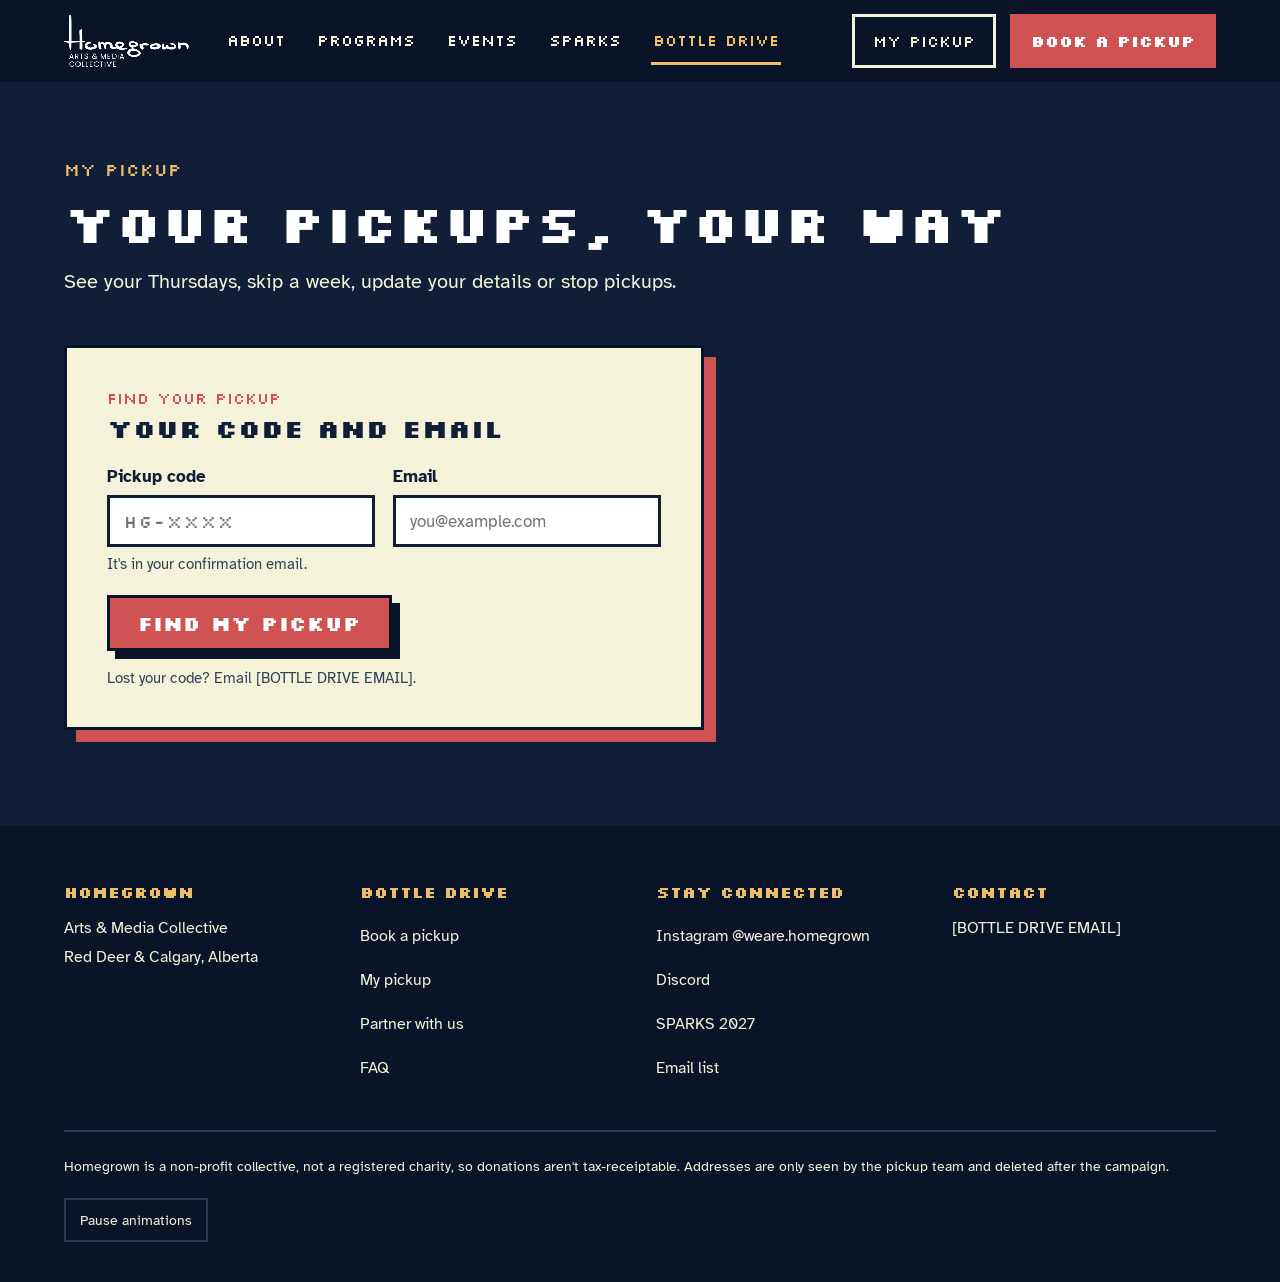
<file: my-pickup.html>
<!doctype html>
<html lang="en">
<head>
<meta charset="utf-8">
<meta name="viewport" content="width=device-width, initial-scale=1">
<title>My pickup · Holiday Bottle Drive · Homegrown</title>
<meta name="description" content="Look up your bottle drive pickup: skip a Thursday, update your details or stop pickups.">
<meta name="robots" content="noindex">
<link rel="preconnect" href="https://fonts.googleapis.com">
<link href="https://fonts.googleapis.com/css2?family=Silkscreen:wght@400;700&amp;family=Atkinson+Hyperlegible:wght@400;700&amp;display=swap" rel="stylesheet">
<meta name="theme-color" content="#0a1428">
<link rel="stylesheet" href="css/hg.css">
</head>
<body>
<!-- My pickup: donors look up their sign-up with code + email (js/my-pickup.js). -->
<a class="hg-skip" href="#main">Skip to content</a>
<div class="hg-root hg-moving">
<header style="background: #0a1428; border-bottom: 3px solid #101e37">
<div style="max-width: 1200px; margin: 0 auto; padding: 14px 24px; box-sizing: border-box; display: flex; flex-wrap: wrap; align-items: center; gap: 16px 36px">
<a href="#" data-link="home" aria-label="Homegrown home" style="display: block; flex: none"><img src="assets/homegrown-logo.png" alt="Homegrown Arts &amp; Media Collective" style="display: block; height: 52px; width: auto"></a>
<nav aria-label="Site" style="display: flex; flex-wrap: wrap; gap: 4px 28px; flex: 1 1 380px"><a href="#" data-link="about" style="font-family: 'Silkscreen', monospace; font-size: 16px; text-decoration: none; color: #f4f3da; padding: 12px 2px; ">About</a><a href="#" data-link="programs" style="font-family: 'Silkscreen', monospace; font-size: 16px; text-decoration: none; color: #f4f3da; padding: 12px 2px; ">Programs</a><a href="#" data-link="events" style="font-family: 'Silkscreen', monospace; font-size: 16px; text-decoration: none; color: #f4f3da; padding: 12px 2px; ">Events</a><a href="#" data-link="sparks" style="font-family: 'Silkscreen', monospace; font-size: 16px; text-decoration: none; color: #f4f3da; padding: 12px 2px; ">SPARKS</a><a href="./" style="font-family: 'Silkscreen', monospace; font-size: 16px; text-decoration: none; color: #edbe69; padding: 12px 2px; border-bottom: 3px solid #edbe69">Bottle Drive</a></nav>
<div style="display: flex; flex-wrap: wrap; gap: 14px"><a href="my-pickup.html" aria-current="page" style="display: inline-flex; align-items: center; min-height: 48px; padding: 0 18px; border: 3px solid #f4f3da; color: #f4f3da; font-family: 'Silkscreen', monospace; font-size: 16px; text-decoration: none">My pickup</a><a href="./#book" style="display: inline-flex; align-items: center; min-height: 48px; padding: 0 18px; background: #ce5352; color: #ffffff; border: 3px solid #ce5352; font-family: 'Silkscreen', monospace; font-weight: 700; font-size: 16px; text-decoration: none">Book a pickup</a></div>
</div>
</header><main id="main">
<section style="position: relative; background: #101e37; color: #ffffff; padding: 72px 0 96px; overflow: hidden">
<div aria-hidden="true" class="hg-snow"><span class="hg-flake" style="left: 8.4%; width: 6px; height: 6px; opacity: 0.82; animation-duration: 12.4s, 3.6s; animation-delay: -6.5s, -0.5s"></span><span class="hg-flake" style="left: 1.4%; width: 6px; height: 6px; opacity: 0.83; animation-duration: 8.6s, 4.8s; animation-delay: -0.9s, -3.9s"></span><span class="hg-flake" style="left: 51.3%; width: 8px; height: 8px; opacity: 0.88; animation-duration: 9.5s, 3.4s; animation-delay: -0.5s, -3.1s"></span><span class="hg-flake" style="left: 62.1%; width: 6px; height: 6px; opacity: 0.99; animation-duration: 10.9s, 3.4s; animation-delay: -8.3s, -1.5s"></span><span class="hg-flake" style="left: 31.4%; width: 6px; height: 6px; opacity: 0.59; animation-duration: 11.0s, 3.7s; animation-delay: -7.9s, -2.4s"></span><span class="hg-flake" style="left: 16.4%; width: 8px; height: 8px; opacity: 0.91; animation-duration: 11.1s, 3.8s; animation-delay: -7.4s, -2.1s"></span><span class="hg-flake" style="left: 42.6%; width: 4px; height: 4px; opacity: 0.81; animation-duration: 7.5s, 4.9s; animation-delay: -2.1s, -2.4s"></span><span class="hg-flake" style="left: 28.8%; width: 4px; height: 4px; opacity: 0.69; animation-duration: 9.2s, 4.4s; animation-delay: -5.1s, -1.0s"></span><span class="hg-flake" style="left: 11.9%; width: 4px; height: 4px; opacity: 0.91; animation-duration: 10.7s, 3.7s; animation-delay: -3.5s, -0.6s"></span><span class="hg-flake" style="left: 16.7%; width: 4px; height: 4px; opacity: 0.99; animation-duration: 12.7s, 2.6s; animation-delay: -5.3s, -0.1s"></span><span class="hg-flake" style="left: 97.4%; width: 6px; height: 6px; opacity: 0.91; animation-duration: 11.1s, 4.9s; animation-delay: -6.0s, -4.0s"></span><span class="hg-flake" style="left: 97.4%; width: 4px; height: 4px; opacity: 0.72; animation-duration: 9.1s, 3.0s; animation-delay: -0.7s, -1.9s"></span><span class="hg-flake" style="left: 45.9%; width: 6px; height: 6px; opacity: 0.68; animation-duration: 11.5s, 2.7s; animation-delay: -6.4s, -2.6s"></span><span class="hg-flake" style="left: 42.2%; width: 6px; height: 6px; opacity: 0.96; animation-duration: 8.5s, 3.6s; animation-delay: -2.9s, -3.6s"></span><span class="hg-flake" style="left: 68.8%; width: 6px; height: 6px; opacity: 0.74; animation-duration: 12.4s, 4.2s; animation-delay: -10.3s, -2.6s"></span><span class="hg-flake" style="left: 42.5%; width: 6px; height: 6px; opacity: 0.68; animation-duration: 10.3s, 4.7s; animation-delay: -6.3s, -0.2s"></span><span class="hg-flake" style="left: 63.1%; width: 6px; height: 6px; opacity: 0.70; animation-duration: 7.7s, 3.9s; animation-delay: -6.4s, -1.0s"></span><span class="hg-flake" style="left: 68.9%; width: 4px; height: 4px; opacity: 0.60; animation-duration: 9.0s, 4.7s; animation-delay: -8.6s, -3.2s"></span></div>
<div class="hg-wrap" style="position: relative">
<p class="hg-rise" style="animation-delay: 0.1s; margin: 0 0 14px; font-family: 'Silkscreen', monospace; font-size: 18px; color: #edbe69">My pickup</p>
<h1 class="hg-rise" id="mp-title" style="animation-delay: 0.25s; margin: 0 0 16px; font-family: 'Silkscreen', monospace; font-weight: 700; font-size: clamp(32px, 4.6vw, 52px); line-height: 1.08">Your pickups, your way</h1>
<p class="hg-rise" id="mp-intro" style="animation-delay: 0.4s; margin: 0 0 48px; max-width: 660px; font-size: 20px; line-height: 1.5; color: #f4f3da">See your Thursdays, skip a week, update your details or stop pickups.</p>

<div id="mp-lookup" class="hg-card hg-rise" style="animation-delay: 0.55s; max-width: 640px">
<form id="mp-form" novalidate style="display: flex; flex-direction: column; gap: 22px">
<div><p class="hg-eyebrow">Find your pickup</p><h2 class="hg-h3" style="margin: 0">Your code and email</h2></div>
<div class="hg-grid2">
<div class="hg-field"><label for="mp-code">Pickup code</label><input class="hg-input" id="mp-code" name="code" type="text" autocomplete="off" autocapitalize="characters" spellcheck="false" placeholder="HG-XXXX" maxlength="8" required aria-describedby="mp-code-hint mp-code-err" style="font-family: 'Silkscreen', monospace; letter-spacing: 2px"><span class="hg-hint" id="mp-code-hint">It's in your confirmation email.</span><span class="hg-error" id="mp-code-err"></span></div>
<div class="hg-field"><label for="mp-email">Email</label><input class="hg-input" id="mp-email" name="email" type="email" autocomplete="email" inputmode="email" required aria-describedby="mp-email-err" placeholder="you@example.com"><span class="hg-error" id="mp-email-err"></span></div>
</div>
<div id="mp-alert" class="hg-alert" role="alert" tabindex="-1" hidden></div>
<div class="hg-actions"><button type="submit" class="hg-button hg-btn">Find my pickup</button><span class="hg-hint">Lost your code? Email <span data-cfg="contact_email" data-fmt="email">[BOTTLE DRIVE EMAIL]</span>.</span></div>
</form>
</div>

<div id="mp-summary" hidden></div>
</div>
</section>

<section id="mp-profile" hidden style="background: #f4f3da; color: #101e37; padding: 72px 0 96px">
<div class="hg-wrap"><div id="mp-cards" style="display: grid; grid-template-columns: repeat(auto-fit, minmax(min(100%, 340px), 1fr)); gap: 32px; align-items: start"></div></div>
</section>
</main>
<footer class="hg-on-dark" style="background: #0a1428; color: #f4f3da; padding: 56px 0 40px"><div style="max-width: 1200px; margin: 0 auto; padding: 0 24px; box-sizing: border-box"><div style="display: grid; grid-template-columns: repeat(auto-fit, minmax(200px, 1fr)); gap: 32px"><div><p style="margin: 0 0 12px; font-family: 'Silkscreen', monospace; font-weight: 700; font-size: 16px; color: #edbe69">Homegrown</p><p style="margin: 0; font-size: 16px; line-height: 1.8">Arts &amp; Media Collective<br>Red Deer &amp; Calgary, Alberta</p></div><div><p style="margin: 0 0 12px; font-family: 'Silkscreen', monospace; font-weight: 700; font-size: 16px; color: #edbe69">Bottle drive</p><div style="font-size: 16px; line-height: 1.4"><a href="./#book" style="display: flex; align-items: center; min-height: 44px; text-decoration: none">Book a pickup</a><a href="my-pickup.html" style="display: flex; align-items: center; min-height: 44px; text-decoration: none">My pickup</a><a href="./#partners" style="display: flex; align-items: center; min-height: 44px; text-decoration: none">Partner with us</a><a href="./#faq" style="display: flex; align-items: center; min-height: 44px; text-decoration: none">FAQ</a></div></div><div><p style="margin: 0 0 12px; font-family: 'Silkscreen', monospace; font-weight: 700; font-size: 16px; color: #edbe69">Stay connected</p><div style="font-size: 16px; line-height: 1.4"><a href="#" data-link="instagram" style="display: flex; align-items: center; min-height: 44px; text-decoration: none">Instagram @weare.homegrown</a><a href="#" data-link="discord" style="display: flex; align-items: center; min-height: 44px; text-decoration: none">Discord</a><a href="#" data-link="sparks" style="display: flex; align-items: center; min-height: 44px; text-decoration: none">SPARKS 2027</a><a href="#" data-link="emailList" style="display: flex; align-items: center; min-height: 44px; text-decoration: none">Email list</a></div></div><div><p style="margin: 0 0 12px; font-family: 'Silkscreen', monospace; font-weight: 700; font-size: 16px; color: #edbe69">Contact</p><p style="margin: 0; font-size: 16px; line-height: 1.8"><span data-cfg="contact_email" data-fmt="email">[BOTTLE DRIVE EMAIL]</span></p></div></div><p style="margin: 40px 0 0; padding-top: 24px; border-top: 2px solid #2a3a57; font-size: 14px; line-height: 1.6">Homegrown is a non-profit collective, not a registered charity, so donations aren't tax-receiptable. Addresses are only seen by the pickup team and deleted after the campaign.</p><p style="margin: 20px 0 0"><button type="button" class="hg-motion-toggle" data-motion-toggle aria-pressed="false">Pause animations</button></p></div></footer>
<div id="hg-toast" class="hg-toast" role="status" aria-live="polite" hidden></div>
</div>
<script src="js/config.js"></script>
<script src="js/site.js"></script>
<script src="js/my-pickup.js"></script>
</body>
</html>
</file>
<file: css/hg.css>
/* Homegrown Holiday Bottle Drive
   Part 1: the approved mockup's <style> block, unchanged.
   Part 2 (below): additions for the working page. */

body{margin:0}
img{image-rendering:pixelated}
a{color:#101e37}a:hover{color:#ce5352}
input,select,textarea,button{font:inherit}
.hg-snow,.hg-sparks,.hg-winlayer{position:absolute;inset:0;overflow:hidden;pointer-events:none}
.hg-winlayer{top:auto;height:340px;z-index:1}
.hg-flake{position:absolute;top:-12px;background:#dcede9;animation-name:hgfall,hgdrift;animation-timing-function:linear,steps(4);animation-iteration-count:infinite,infinite}
@keyframes hgfall{from{top:-12px}to{top:100%}}
@keyframes hgdrift{0%,100%{margin-left:0}50%{margin-left:12px}}
.hg-stars{animation:hgtwinkle 5s steps(3) infinite}
@keyframes hgtwinkle{0%,100%{opacity:1}50%{opacity:.65}}
.hg-spark{position:absolute;width:4px;height:4px;background:#edbe69;box-shadow:4px 0 0 #edbe69,-4px 0 0 #edbe69,0 4px 0 #edbe69,0 -4px 0 #edbe69;animation:hgspark 3s steps(2) infinite}
@keyframes hgspark{0%,100%{opacity:0}50%{opacity:1}}
.hg-sway{transform-origin:50% 0;animation:hgsway 4s ease-in-out infinite}
@keyframes hgsway{0%,100%{transform:rotate(0)}25%{transform:rotate(.35deg)}75%{transform:rotate(-.35deg)}}
.hg-rise{animation:hgrise .7s cubic-bezier(.2,.8,.2,1) both}
@keyframes hgrise{from{opacity:0;transform:translateY(24px)}to{opacity:1;transform:none}}
.hg-cell{animation:hgcell .25s steps(1) both}
@keyframes hgcell{from{background:#2a3a57}to{background:#edbe69}}
.hg-glow{animation:hgglow 2.4s steps(2) 2s infinite}
@keyframes hgglow{0%,100%{color:#edbe69}50%{color:#f4f3da}}
.hg-bob{animation:hgbob 1.6s steps(2) infinite}
@keyframes hgbob{0%,100%{transform:translateY(0)}50%{transform:translateY(-6px)}}
.hg-hop{animation:hghop 2.2s steps(3) infinite}
@keyframes hghop{0%,70%,100%{transform:translateY(0)}80%{transform:translateY(-10px)}90%{transform:translateY(-4px)}}
.hg-tree{animation:hgtree 3s steps(2) infinite}
@keyframes hgtree{0%,100%{filter:brightness(1)}50%{filter:brightness(1.12)}}
.hg-flash{position:absolute;z-index:2;width:56px;height:56px;margin:-28px 0 0 -28px;background:#ffffff;box-shadow:0 0 0 8px rgba(255,255,255,.5),0 0 0 16px rgba(255,255,255,.2);opacity:0;animation:hgflash 5s steps(1) 2s infinite;pointer-events:none}
@keyframes hgflash{0%,94%,100%{opacity:0}95%,97%{opacity:1}}
.hg-win{position:absolute;width:8px;height:8px;background:#edbe69;animation:hgwin 5s steps(1) infinite}
@keyframes hgwin{0%,40%{opacity:1}41%,100%{opacity:0}}
.hg-btn{transition:transform .12s steps(2),box-shadow .12s steps(2)}
.hg-btn:hover{transform:translate(-3px,-3px);box-shadow:11px 11px 0 #0a1428}
.hg-btn:active{transform:translate(8px,8px);box-shadow:0 0 0 #0a1428}
.hg-lift{transition:transform .18s steps(3),box-shadow .18s steps(3)}
.hg-lift:hover{transform:translate(-4px,-4px);box-shadow:12px 12px 0 #0a1428 !important}
.hg-lift:hover .hg-num{animation:hgwiggle .5s steps(4)}
@keyframes hgwiggle{0%,100%{transform:rotate(0)}25%{transform:rotate(-8deg)}75%{transform:rotate(8deg)}}
.hg-icon{animation:hgicon 3.6s steps(2) infinite}
@keyframes hgicon{0%,85%,100%{transform:translateY(0)}90%{transform:translateY(-6px)}}
.hg-blink{display:inline-block;width:14px;height:14px;margin-left:12px;background:#ce5352;vertical-align:middle;animation:hgblinkk 1s steps(1) infinite}
@keyframes hgblinkk{0%,50%{opacity:1}51%,100%{opacity:0}}
details[open] > p{animation:hgrise .35s ease-out both}
@supports (animation-timeline: view()){
.hg-reveal{animation:hgrise linear both;animation-timeline:view();animation-range:entry 0% entry 40%}
.hg-grow{transform-origin:0 50%;animation:hggrow linear both;animation-timeline:view();animation-range:entry 20% cover 45%}
}
@keyframes hggrow{from{transform:scaleX(0)}to{transform:scaleX(1)}}
.hg-still *,.hg-still *::before,.hg-still *::after{animation:none !important;transition:none !important}
.hg-still .hg-flake,.hg-still .hg-spark,.hg-still .hg-flash,.hg-still .hg-win{display:none}
@media (prefers-reduced-motion: reduce){.hg-root *{animation:none !important;transition:none !important}.hg-flake,.hg-spark,.hg-flash{display:none}}

/* ---------------------------------------------------------------
   Part 2: additions for the working page and the My pickup app
   --------------------------------------------------------------- */
:root{
  --navy:#101e37;--deep:#0a1428;--cream:#f4f3da;--snow:#dcede9;--red:#ce5352;
  --yellow:#edbe69;--blue:#5595a6;--green:#123f3c;--ink-muted:#33405a;
}
body{background:var(--cream);font-family:'Atkinson Hyperlegible',system-ui,sans-serif;color:var(--navy)}
html{scroll-behavior:smooth}
@media (prefers-reduced-motion: reduce){html{scroll-behavior:auto}}
.hg-still{scroll-behavior:auto}
/* Inline display styles would otherwise beat the hidden attribute */
[hidden]{display:none !important}
section[id],[id="faq"]{scroll-margin-top:16px}

/* Visible focus everywhere (red ring sits outside the element) */
a:focus-visible,button:focus-visible,summary:focus-visible,input:focus-visible,select:focus-visible,textarea:focus-visible{outline:3px solid var(--red);outline-offset:3px}
input[type=radio]:focus-visible,input[type=checkbox]:focus-visible{outline-offset:2px}
button.hg-btn,.hg-button{cursor:pointer}
button.hg-btn:disabled{opacity:.7;cursor:progress;transform:none;box-shadow:8px 8px 0 var(--deep)}
.hg-sr{position:absolute !important;width:1px;height:1px;margin:-1px;padding:0;overflow:hidden;clip:rect(0 0 0 0);white-space:nowrap;border:0}
.hg-skip{position:absolute;left:16px;top:-80px;z-index:10;background:var(--yellow);color:var(--navy);padding:12px 16px;font-weight:700;border:3px solid var(--deep)}
.hg-skip:focus{top:16px}

/* Radio "chips": selected state follows the input instead of being hard-coded */
.hg-choice{background:#ffffff;color:var(--navy);cursor:pointer}
.hg-choice.is-checked,.hg-choice:has(input:checked){background:var(--navy);color:var(--cream)}

/* Field errors: navy text with a red pixel marker (red text fails contrast at this size) */
.hg-error{display:flex;gap:10px;align-items:flex-start;font-size:15px;font-weight:700;color:var(--navy)}
.hg-error::before{content:"";flex:none;width:12px;height:12px;margin-top:4px;background:var(--red)}
.hg-error:empty{display:none}
[aria-invalid="true"]{border-color:var(--red) !important;box-shadow:4px 4px 0 var(--red)}
.hg-alert{background:#ffffff;border:3px solid var(--red);box-shadow:6px 6px 0 var(--red);padding:16px 18px;font-size:16px;line-height:1.5;color:var(--navy)}
.hg-alert strong{display:block;margin-bottom:4px}
.hg-honey{position:absolute;left:-9999px;width:1px;height:1px;overflow:hidden}

/* Motion toggle (footer) */
.hg-motion-toggle{display:inline-flex;align-items:center;gap:10px;min-height:44px;padding:0 14px;background:transparent;color:var(--cream);border:2px solid #2a3a57;font-size:14px}
.hg-motion-toggle:hover{border-color:var(--cream)}

/* Footer and inline links on dark backgrounds */
.hg-on-dark a{color:var(--cream)}
.hg-on-dark a:hover{color:var(--yellow)}

/* Partner logos once real ones exist */
.hg-logo-slot img{max-width:100%;max-height:64px;image-rendering:auto}

/* -------- Confirmation screen (inside the booking card) -------- */
.hg-confirm{display:flex;flex-direction:column;gap:26px}
.hg-eyebrow{margin:0 0 6px;font-family:'Silkscreen',monospace;font-size:16px;color:var(--red)}
.hg-h3{margin:0;font-family:'Silkscreen',monospace;font-weight:700;font-size:26px;line-height:1.15}
.hg-codebox{background:var(--navy);color:var(--cream);border:3px solid var(--deep);box-shadow:8px 8px 0 var(--deep);padding:22px 24px;display:flex;flex-wrap:wrap;gap:18px 40px;align-items:flex-end}
.hg-codebox .hg-label{display:block;font-family:'Silkscreen',monospace;font-size:16px;color:var(--cream);margin-bottom:6px}
.hg-code{white-space:nowrap;font-family:'Silkscreen',monospace;font-weight:700;font-size:clamp(34px,6vw,48px);line-height:1;color:var(--yellow);letter-spacing:2px}
.hg-date{font-family:'Silkscreen',monospace;font-weight:700;font-size:24px;line-height:1.1;color:var(--cream)}
.hg-steps{list-style:none;margin:0;padding:0;display:flex;flex-direction:column;gap:14px}
.hg-steps li{display:flex;gap:14px;align-items:flex-start;font-size:17px;line-height:1.5}
.hg-steps .hg-n{flex:none;width:36px;height:36px;display:flex;align-items:center;justify-content:center;background:var(--red);color:#ffffff;font-family:'Silkscreen',monospace;font-weight:700;font-size:20px;border:3px solid var(--deep)}
.hg-note{background:#ffffff;border:3px dashed var(--navy);padding:16px 18px;font-size:16px;line-height:1.5}
.hg-actions{display:flex;flex-wrap:wrap;gap:18px 24px;align-items:center}
.hg-button{display:inline-flex;align-items:center;justify-content:center;min-height:56px;padding:0 28px;box-sizing:border-box;font-family:'Silkscreen',monospace;font-weight:700;font-size:20px;text-decoration:none;background:var(--red);color:#ffffff;border:3px solid var(--deep);box-shadow:8px 8px 0 var(--deep)}
.hg-button:hover{color:#ffffff}
.hg-button--ghost{background:transparent;color:var(--navy);border-color:var(--navy);box-shadow:none}
.hg-button--ghost:hover{color:var(--navy)}
.hg-button--small{min-height:44px;padding:0 16px;font-size:16px;box-shadow:4px 4px 0 var(--deep)}
.hg-button--ghost.hg-button--small{box-shadow:none}
.hg-linkbtn{background:none;border:0;padding:0;min-height:44px;font-family:'Silkscreen',monospace;font-size:16px;color:var(--navy);text-decoration:underline;cursor:pointer}

/* -------- My pickup page -------- */
.hg-wrap{max-width:1200px;margin:0 auto;padding:0 24px;box-sizing:border-box}
.hg-card{background:var(--cream);color:var(--navy);border:3px solid var(--deep);padding:clamp(22px,4vw,40px);box-sizing:border-box;box-shadow:12px 12px 0 var(--red)}
.hg-card--white{background:#ffffff;box-shadow:8px 8px 0 var(--deep)}
.hg-field{display:flex;flex-direction:column;gap:8px}
.hg-field>label,.hg-legend{font-weight:700;font-size:17px;padding:0}
.hg-legend{margin-bottom:8px}
.hg-input{min-height:52px;padding:0 14px;border:3px solid var(--navy);background:#ffffff;color:var(--navy);box-sizing:border-box;width:100%;font-size:17px;border-radius:0}
textarea.hg-input{padding:14px;min-height:104px;resize:vertical}
.hg-hint{font-size:15px;color:var(--ink-muted)}
.hg-fieldset{border:0;margin:0;padding:0;display:flex;flex-direction:column;gap:8px;min-width:0}
.hg-chips{display:flex;flex-wrap:wrap;gap:10px}
.hg-chips label{display:flex;align-items:center;gap:10px;min-height:52px;padding:0 18px;border:3px solid var(--navy);flex:1 1 120px;box-sizing:border-box;font-weight:700}
.hg-chips input{accent-color:var(--red);width:18px;height:18px;margin:0}
.hg-grid2{display:grid;grid-template-columns:repeat(auto-fit,minmax(240px,1fr));gap:18px}
.hg-panel-title{margin:0 0 16px;font-family:'Silkscreen',monospace;font-weight:700;font-size:22px;line-height:1.15}
.hg-tracker{list-style:none;margin:0;padding:0;display:grid;grid-template-columns:repeat(auto-fit,minmax(130px,1fr));gap:8px}
.hg-tracker li{border:3px solid var(--navy);padding:12px 14px;background:#ffffff;color:var(--navy);font-family:'Silkscreen',monospace;font-size:16px;display:flex;align-items:center;gap:10px}
.hg-tracker li::before{content:"";flex:none;width:12px;height:12px;border:2px solid var(--navy);background:#ffffff}
.hg-tracker li.is-done{background:var(--navy);color:var(--cream)}
.hg-tracker li.is-done::before{background:var(--yellow);border-color:var(--yellow)}
.hg-tracker li.is-current{background:var(--yellow);color:var(--navy)}
.hg-tracker li.is-current::before{background:var(--red)}
.hg-rows{list-style:none;margin:0;padding:0}
.hg-rows li{display:flex;flex-wrap:wrap;align-items:center;justify-content:space-between;gap:10px 18px;padding:12px 0;border-bottom:2px solid rgba(16,30,55,.15)}
.hg-rows li:last-child{border-bottom:0}
.hg-rows .hg-when{font-family:'Silkscreen',monospace;font-weight:700;font-size:18px}
.hg-tag{display:inline-block;font-family:'Silkscreen',monospace;font-size:16px;padding:4px 10px;border:2px solid var(--navy);background:var(--snow)}
.hg-tag--skip{background:#ffffff;text-decoration:line-through}
.hg-tag--warn{background:var(--yellow)}
.hg-dl{display:grid;grid-template-columns:max-content 1fr;gap:8px 18px;margin:0;font-size:16px}
.hg-dl dt{font-weight:700}
.hg-dl dd{margin:0;overflow-wrap:anywhere}
.hg-toast{position:fixed;left:50%;bottom:24px;transform:translateX(-50%);z-index:20;background:var(--navy);color:var(--cream);border:3px solid var(--yellow);padding:12px 18px;font-weight:700;max-width:calc(100% - 32px);box-sizing:border-box}
</file>
